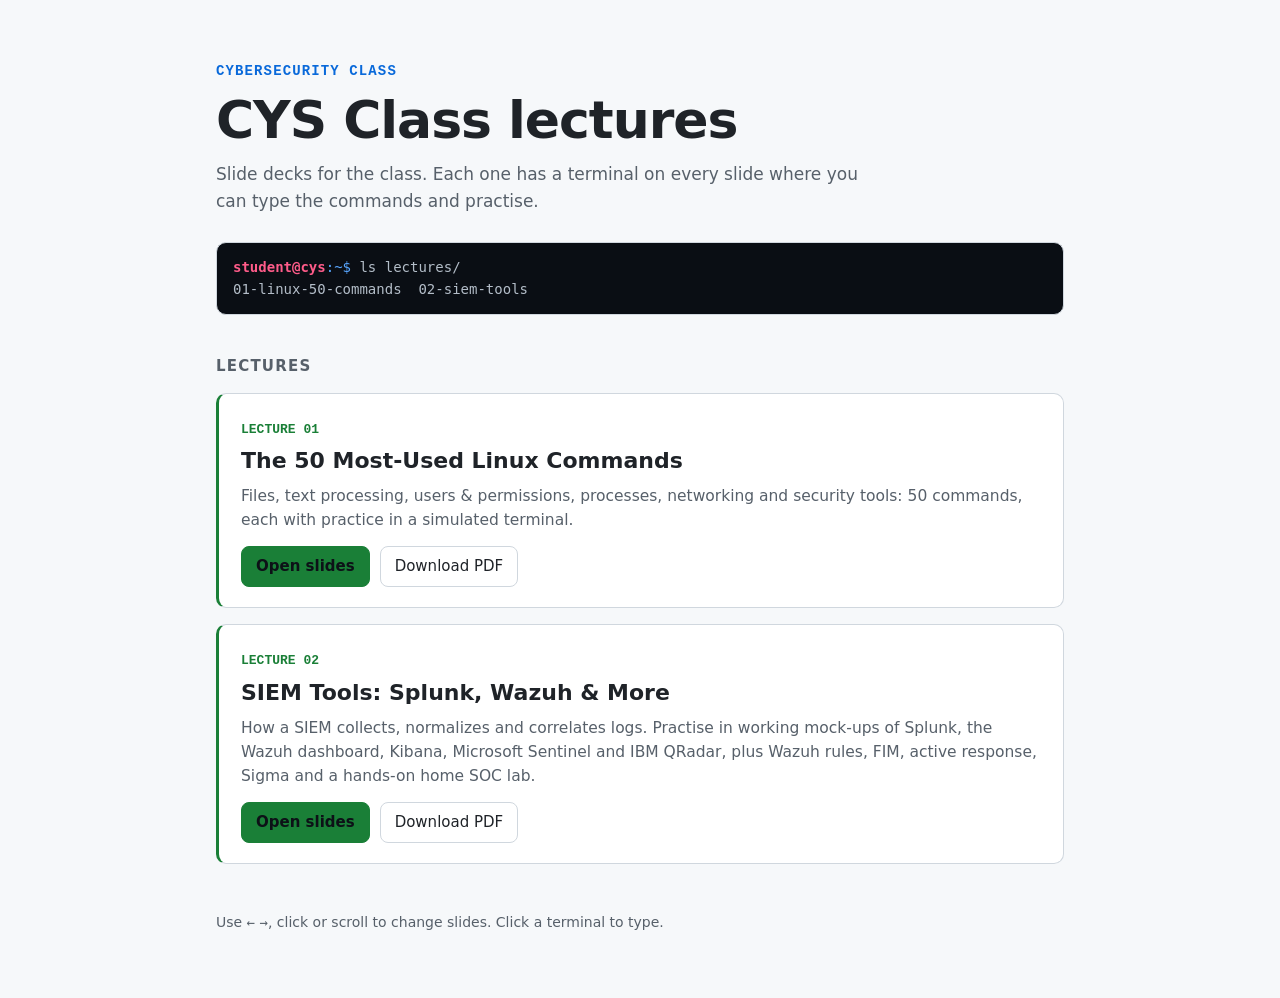
<file: index.html>
<!doctype html>
<html lang="en">
<head>
<meta charset="utf-8">
<meta name="viewport" content="width=device-width,initial-scale=1">
<title>CYS Class</title>
<meta name="description" content="Cybersecurity class lectures: interactive slide decks with terminal practice.">
<style>
:root { --bg:#0d1117; --panel:#161b22; --line:#30363d; --fg:#e6edf3; --mut:#9da7b3; --green:#7ee787; --blue:#58a6ff; }
@media (prefers-color-scheme: light) {
  :root:not([data-theme="dark"]) { --bg:#f6f8fa; --panel:#ffffff; --line:#d0d7de; --fg:#1f2328; --mut:#57606a; --green:#1a7f37; --blue:#0969da; }
}
* { box-sizing: border-box; margin: 0; padding: 0; }
body { background: var(--bg); color: var(--fg); font: 17px/1.55 "Noto Sans", system-ui, sans-serif; }
main { max-width: 880px; margin: 0 auto; padding: 64px 16px; }
code, .mono { font-family: "Fira Code", "DejaVu Sans Mono", ui-monospace, monospace; }
.kicker { color: var(--blue); font: 600 14px/1 "Fira Code", ui-monospace, monospace; letter-spacing: .08em; text-transform: uppercase; }
h1 { font-size: clamp(34px, 6vw, 52px); line-height: 1.1; margin: 14px 0 12px; letter-spacing: -.02em; }
.lead { color: var(--mut); max-width: 60ch; }
.prompt { margin: 28px 0 40px; background: #0a0e14; color: #b3bdc8; border: 1px solid var(--line); border-radius: 10px; padding: 14px 16px; font-size: 14px; overflow-x: auto; }
.prompt b { color: #ff5c8a; } .prompt i { color: #58a6ff; font-style: normal; }
h2 { font-size: 15px; color: var(--mut); text-transform: uppercase; letter-spacing: .08em; margin-bottom: 14px; }
ol { list-style: none; display: grid; gap: 16px; }
.card { background: var(--panel); border: 1px solid var(--line); border-left: 3px solid var(--green); border-radius: 10px; padding: 20px 22px; }
.card .num { color: var(--green); font: 600 13px "Fira Code", ui-monospace, monospace; }
.card h3 { font-size: 22px; margin: 4px 0 6px; }
.card p { color: var(--mut); font-size: 15.5px; }
.links { display: flex; flex-wrap: wrap; gap: 10px; margin-top: 14px; }
.links a { display: inline-flex; align-items: center; min-height: 40px; padding: 8px 14px; border-radius: 8px; border: 1px solid var(--line); color: var(--fg); text-decoration: none; font-size: 15px; }
.links a.primary { background: var(--green); border-color: var(--green); color: #0d1117; font-weight: 600; }
.links a:hover { border-color: var(--green); }
a:focus-visible { outline: 2px solid var(--blue); outline-offset: 2px; }
footer { margin-top: 48px; color: var(--mut); font-size: 14px; }
</style>
</head>
<body>
<main>
  <p class="kicker">Cybersecurity class</p>
  <h1>CYS Class lectures</h1>
  <p class="lead">Slide decks for the class. Each one has a terminal on every slide where you can type the commands and practise.</p>
  <pre class="prompt mono"><b>student@cys</b><i>:~$</i> ls lectures/
01-linux-50-commands  02-siem-tools</pre>

  <h2>Lectures</h2>
  <ol>
    <li class="card">
      <span class="num">LECTURE 01</span>
      <h3>The 50 Most-Used Linux Commands</h3>
      <p>Files, text processing, users &amp; permissions, processes, networking and security tools: 50 commands, each with practice in a simulated terminal.</p>
      <div class="links">
        <a class="primary" href="linux-50-commands/">Open slides</a>
        <a href="linux-50-commands/linux-50-commands.pdf" download>Download PDF</a>
      </div>
    </li>
    <li class="card">
      <span class="num">LECTURE 02</span>
      <h3>SIEM Tools: Splunk, Wazuh &amp; More</h3>
      <p>How a SIEM collects, normalizes and correlates logs. Practise in working mock-ups of Splunk, the Wazuh dashboard, Kibana, Microsoft Sentinel and IBM QRadar, plus Wazuh rules, FIM, active response, Sigma and a hands-on home SOC lab.</p>
      <div class="links">
        <a class="primary" href="siem-tools/">Open slides</a>
        <a href="siem-tools/siem-tools.pdf" download>Download PDF</a>
      </div>
    </li>
  </ol>

  <footer>Use <code>←</code> <code>→</code>, click or scroll to change slides. Click a terminal to type.</footer>
</main>
</body>
</html>
</file>
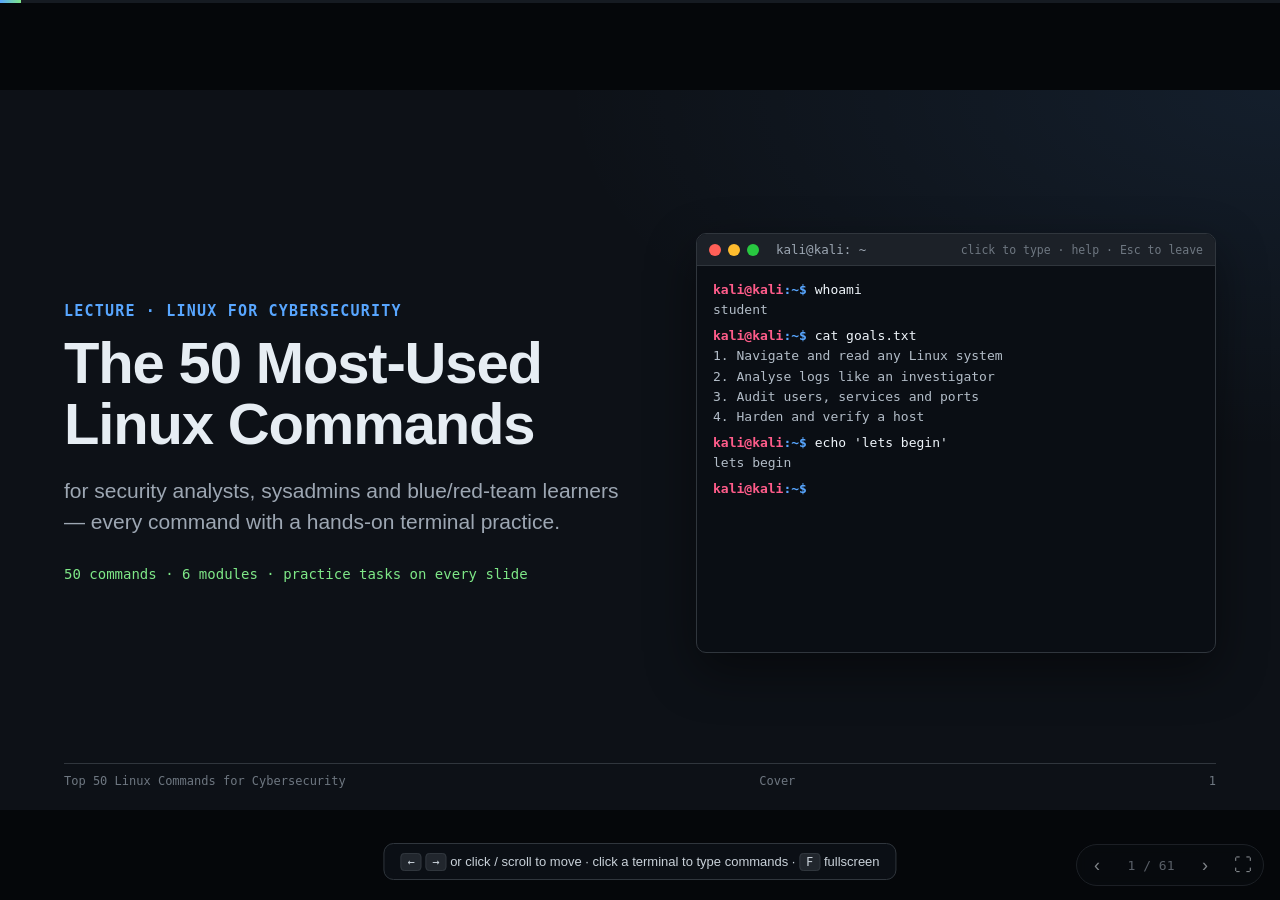
<file: linux-50-commands/index.html>
<!doctype html><html lang="en"><head><meta charset="utf-8"><meta name="viewport" content="width=device-width,initial-scale=1">
<title>Top 50 Linux Commands</title><style>
@page { size: 1280px 720px; margin: 0; }
:root { --bg:#0d1117; --panel:#161b22; --line:#30363d; --fg:#e6edf3; --mut:#9da7b3; --term:#0a0e14; --green:#7ee787; --blue:#58a6ff; }
* { box-sizing: border-box; margin: 0; padding: 0; }
html, body { background: #05070a; color: var(--fg); font-family: "Noto Sans", "Cantarell", sans-serif; -webkit-print-color-adjust: exact; print-color-adjust: exact; }
code, .mono, .term { font-family: "Fira Code", "Hack", "DejaVu Sans Mono", monospace; }
.slide { width: 1280px; height: 720px; position: relative; overflow: hidden; padding: 56px 64px 70px;
  background: radial-gradient(1200px 600px at 100% 0%, color-mix(in srgb, var(--c, #58a6ff) 9%, transparent), transparent 60%), var(--bg);
  margin: 0 auto 24px; break-after: page; page-break-after: always; }
@media print { .slide { margin: 0; } body { background: var(--bg); } }
.kicker { color: var(--c, var(--blue)); font: 600 15px/1 "Fira Code", monospace; letter-spacing: .08em; text-transform: uppercase; margin-bottom: 14px; }
h1 { font-size: 58px; line-height: 1.05; letter-spacing: -.02em; }
h2 { font-size: 40px; line-height: 1.1; margin-bottom: 22px; }
.sub { color: var(--mut); font-size: 21px; line-height: 1.5; margin-top: 20px; max-width: 560px; }
.meta { margin-top: 28px; color: var(--green); font: 14px "Fira Code", monospace; }
code { background: #1f2630; padding: 1px 6px; border-radius: 4px; font-size: .9em; color: #c9d1d9; }
footer { position: absolute; left: 64px; right: 64px; bottom: 22px; display: flex; justify-content: space-between; color: #6e7781; font: 12px "Fira Code", monospace; border-top: 1px solid var(--line); padding-top: 10px; }

.cover { display: grid; grid-template-columns: 1fr 520px; gap: 48px; align-items: center; }
.cover .term { height: 420px; }
.two { display: grid; grid-template-columns: 1fr 500px; gap: 40px; align-items: start; }
.big { font-size: 18px; line-height: 1.55; padding-left: 22px; color: #c9d1d9; }
.big li { margin-bottom: 12px; } .big b { color: var(--fg); }
.agrid { display: grid; grid-template-columns: repeat(3, 1fr); gap: 18px; }
.ag { background: var(--panel); border: 1px solid var(--line); border-top: 3px solid var(--c); border-radius: 10px; padding: 16px 18px; min-height: 230px; }
.ag h3 { font-size: 19px; margin-bottom: 10px; } .ag small { color: var(--c); font-family: "Fira Code", monospace; margin-left: 6px; }
.ag p { line-height: 2; font-size: 14px; }
.divider { display: flex; flex-direction: column; justify-content: center; }
.divider h1 { font-size: 76px; color: var(--c); }
.divider .sub { max-width: 900px; line-height: 2.1; }

.cmd { display: grid; grid-template-columns: 470px 1fr; gap: 36px; }
.cmd h2 { font-size: 54px; color: var(--c); margin-bottom: 10px; }
.num { color: var(--fg); background: color-mix(in srgb, var(--c) 22%, transparent); padding: 3px 8px; border-radius: 4px; margin-right: 8px; }
.desc { font-size: 18px; line-height: 1.45; color: #c9d1d9; margin-bottom: 14px; }
.syn code { font-size: 15px; color: var(--green); background: var(--term); border: 1px solid var(--line); padding: 6px 10px; display: inline-block; }
.flags { margin-top: 14px; border-collapse: collapse; width: 100%; font-size: 14px; }
.flags td { padding: 5px 8px 5px 0; border-bottom: 1px solid #21262d; vertical-align: top; color: #c9d1d9; }
.flags td:first-child { white-space: nowrap; width: 1%; padding-right: 14px; }
.flags code { color: var(--c); }
.use { margin-top: 16px; background: var(--panel); border-left: 3px solid var(--c); border-radius: 6px; padding: 10px 14px; font-size: 14.5px; line-height: 1.45; }
.use b { color: var(--c); font-size: 12px; text-transform: uppercase; letter-spacing: .08em; }
.use p { color: #c9d1d9; margin-top: 4px; }
.right { display: flex; flex-direction: column; gap: 14px; min-width: 0; }
.right .term { flex: 1; }
.task { background: color-mix(in srgb, var(--green) 9%, var(--panel)); border: 1px dashed color-mix(in srgb, var(--green) 50%, transparent); border-radius: 8px; padding: 12px 16px; font-size: 15px; line-height: 1.45; color: #d1d9e0; }
.task b { color: var(--green); font-family: "Fira Code", monospace; margin-right: 6px; }

.term { background: var(--term); border: 1px solid var(--line); border-radius: 10px; overflow: hidden; box-shadow: 0 18px 50px rgba(0,0,0,.45); display: flex; flex-direction: column; min-width: 0; }
.bar { background: #1c2128; height: 32px; display: flex; align-items: center; gap: 7px; padding: 0 12px; border-bottom: 1px solid var(--line); flex: none; }
.bar i { width: 12px; height: 12px; border-radius: 50%; background: #ff5f57; } .bar i:nth-child(2) { background: #febc2e; } .bar i:nth-child(3) { background: #28c840; }
.bar span { margin-left: 10px; color: var(--mut); font-size: 12.5px; }
.screen { padding: 14px 16px; font-size: 13px; line-height: 1.55; color: #b3bdc8; white-space: pre-wrap; word-break: break-all; overflow: hidden; }
.ln + .ln:has(.pr) { margin-top: 6px; }
.pr { color: #ff5c8a; font-weight: 600; } .pc { color: var(--blue); font-weight: 600; }
.cm { color: #f0f6fc; } .co { color: #6a9955; font-style: italic; }
.cur { display: inline-block; width: 8px; height: 15px; background: var(--green); vertical-align: -3px; }

/* ---------- Presentation mode (added by deck.js; print and no-JS keep the stacked layout) ---------- */
.sim-in, .deck-ui, .progress, .chips, .bar .hint, .toast { display: none; }
@media screen {
  html.deck, html.deck body { height: 100%; overflow: hidden; background: #05070a; }
  html.deck .stage { position: fixed; left: 50%; top: 50%; width: 1280px; height: 720px;
    transform: translate(-50%, -50%) scale(var(--s, 1)); transform-origin: center; }
  /* overflow: clip (not hidden) so focusing the terminal input can never scroll the slide itself */
  html.deck .slide { position: absolute; inset: 0; margin: 0; visibility: hidden; will-change: transform, opacity; overflow: clip; }
  /* Pin terminal heights so typed output scrolls inside the screen instead of growing the slide */
  html.deck .cmd { grid-template-rows: minmax(0, 1fr); }
  html.deck .right, html.deck .right .term { min-height: 0; }
  html.deck .two .term { height: 470px; }
  html.deck .slide.on { visibility: visible; z-index: 2; }
  html.deck .slide.out { visibility: visible; z-index: 1; pointer-events: none; }

  /* Terminal becomes interactive */
  html.deck .screen { flex: 1; min-height: 0; overflow-y: auto; scrollbar-width: thin; scrollbar-color: #30363d transparent; cursor: text; }
  html.deck .ln.live { display: flex; align-items: baseline; gap: 0; }
  html.deck .ln.live .pc { margin-right: .6ch; }
  html.deck .ln.live .cur { display: none; }
  html.deck .sim-in { display: block; flex: 1; min-width: 0; background: transparent; border: 0; outline: 0; padding: 0;
    color: #f0f6fc; font: inherit; caret-color: var(--green); }
  html.deck .term:focus-within { border-color: color-mix(in srgb, var(--green) 60%, var(--line)); box-shadow: 0 0 0 2px color-mix(in srgb, var(--green) 35%, transparent), 0 18px 50px rgba(0,0,0,.45); }
  html.deck .bar .hint { display: inline; margin-left: auto; color: #6e7781; font-size: 11.5px; font-style: normal; }
  html.deck .term:focus-within .bar .hint { color: var(--green); }
  .ln.err { color: #ff7b72; } .ln.tip { color: #e3b341; }

  /* "Try" buttons that type a command into the simulator */
  html.deck .chips { display: flex; gap: 8px; margin-top: 10px; overflow: hidden; }
  html.deck .chips button { flex: 0 1 auto; min-width: 0; min-height: 28px; max-width: 100%; overflow: hidden; text-overflow: ellipsis; white-space: nowrap;
    font: 12.5px "Fira Code", monospace; color: #c9d1d9; background: #0a0e14; border: 1px solid #30363d; border-radius: 6px; padding: 4px 10px; cursor: pointer; }
  html.deck .chips button:hover { border-color: var(--green); color: var(--green); }
  html.deck .chips button::before { content: "▶ "; color: var(--green); }

  /* Controls, kept outside the scaled stage so they stay readable */
  html.deck .deck-ui { display: flex; position: fixed; right: 16px; bottom: 14px; z-index: 10; align-items: center; gap: 6px;
    background: rgba(13,17,23,.82); border: 1px solid #30363d; border-radius: 999px; padding: 4px; backdrop-filter: blur(6px);
    font: 13px "Fira Code", monospace; color: #9da7b3; opacity: .55; transition: opacity .2s; }
  html.deck .deck-ui:hover, html.deck .deck-ui:focus-within { opacity: 1; }
  html.deck .deck-ui button { width: 32px; height: 32px; border-radius: 50%; border: 0; background: transparent; color: #e6edf3; font-size: 18px; cursor: pointer; }
  html.deck .deck-ui button:hover { background: #21262d; }
  html.deck .deck-ui span { min-width: 64px; text-align: center; }
  html.deck .progress { display: block; position: fixed; inset: 0 0 auto 0; height: 3px; z-index: 10; background: #161b22; }
  html.deck .progress i { display: block; height: 100%; width: 0; background: linear-gradient(90deg, #58a6ff, #7ee787); transition: width .5s cubic-bezier(.16,1,.3,1); }
  html.deck .toast { display: block; position: fixed; left: 50%; bottom: 20px; transform: translateX(-50%); z-index: 11;
    background: rgba(13,17,23,.92); border: 1px solid #30363d; border-radius: 10px; padding: 10px 16px; color: #c9d1d9;
    font: 13px "Noto Sans", sans-serif; transition: opacity .6s; max-width: calc(100vw - 32px); text-align: center; }
  html.deck .toast.gone { opacity: 0; pointer-events: none; }
  html.deck .toast kbd { font: 12px "Fira Code", monospace; background: #21262d; border: 1px solid #30363d; border-radius: 4px; padding: 1px 6px; }
  html.deck :focus-visible { outline: 2px solid #7ee787; outline-offset: 2px; }
}
@media (prefers-reduced-motion: reduce) { html.deck .progress i, html.deck .toast { transition: none; } }
/* Console mock-ups: loading state while a "search" runs */
@media screen {
  html.deck .app .app-res { overflow: auto; scrollbar-width: thin; }
  html.deck .app-in { cursor: text; }
  html.deck .app-in:focus { outline: 2px solid #7ee787; outline-offset: 1px; }
  .app { position: relative; }
  .app.loading .app-res { opacity: .35; transition: opacity .15s; }
  .app.loading::after { content: ""; position: absolute; left: 0; right: 0; top: var(--load-top, 0); height: 3px;
    background: linear-gradient(90deg, transparent, var(--app-accent, #58a6ff), transparent); background-size: 40% 100%; background-repeat: no-repeat;
    animation: app-load .6s linear infinite; }
  @keyframes app-load { from { background-position: -40% 0; } to { background-position: 140% 0; } }
  .app-empty { padding: 16px; font-size: 13px; }
  .app-empty p { margin-bottom: 8px; }
  .app-empty button { display: block; max-width: 100%; margin: 6px 0; padding: 6px 10px; text-align: left; cursor: pointer; border-radius: 4px;
    font: 12px "Fira Code", monospace; border: 1px solid currentColor; background: transparent; color: inherit; overflow: hidden; text-overflow: ellipsis; white-space: nowrap; }
}
@media (prefers-reduced-motion: reduce) { .app.loading::after { animation: none; } }

/* Last in the cascade on purpose: a later `font:` shorthand would turn ligatures back on, and
   ligatures show ">=" and "==" as single glyphs that students cannot type. */
html code, html .mono, html .term, html .term *, html .app-in { font-variant-ligatures: none !important; font-feature-settings: "liga" 0, "calt" 0 !important; }
</style></head><body>
<section class="slide cover">
<div class="cv-left"><p class="kicker">Lecture · Linux for Cybersecurity</p>
<h1>The 50 Most-Used<br>Linux Commands</h1>
<p class="sub">for security analysts, sysadmins and blue/red-team learners — every command with a hands-on terminal practice.</p>
<p class="meta">50 commands · 6 modules · practice tasks on every slide</p></div>
<div class="term" data-sim="0"><div class="bar"><i></i><i></i><i></i><span>kali@kali: ~</span></div>
<div class="screen"><div class="ln"><span class="pr">kali@kali</span><span class="pc">:~$</span> <span class="cm">whoami</span></div><div class="ln">student</div><div class="ln"><span class="pr">kali@kali</span><span class="pc">:~$</span> <span class="cm">cat goals.txt</span></div><div class="ln">1. Navigate and read any Linux system</div><div class="ln">2. Analyse logs like an investigator</div><div class="ln">3. Audit users, services and ports</div><div class="ln">4. Harden and verify a host</div><div class="ln"><span class="pr">kali@kali</span><span class="pc">:~$</span> <span class="cm">echo &#x27;lets begin&#x27;</span></div><div class="ln">lets begin</div><div class="ln live"><span class="pr">kali@kali</span><span class="pc">:~$</span> <span class="cur"></span></div></div></div>
<footer><span>Top 50 Linux Commands for Cybersecurity</span><span>Cover</span><span>1</span></footer></section>
<section class="slide">
<p class="kicker">Before we start</p><h2>Your lab & the rules</h2>
<div class="two"><div><ul class="big">
<li><b>Practise on systems you own</b> — a Kali VM plus one or two target VMs on a host-only network (e.g. 192.168.56.0/24).</li>
<li><b>Scanning or testing other people's systems without written permission is illegal</b> in most countries. scanme.nmap.org is one host that explicitly allows light scanning.</li>
<li><b>Take snapshots</b> before you experiment, so you can always roll back.</li>
<li>Output in these slides is <b>example output</b> from a lab: your numbers will differ.</li></ul></div>
<div class="term" data-sim="1"><div class="bar"><i></i><i></i><i></i><span>lab setup</span></div>
<div class="screen"><div class="ln co"># typical lab layout</div><div class="ln"><span class="pr">kali@kali</span><span class="pc">:~$</span> <span class="cm">ip -br a</span></div><div class="ln">eth0  UP  192.168.56.101/24   # Kali</div><div class="ln co"># target VM: 192.168.56.10 (lab-web)</div><div class="ln"><span class="pr">kali@kali</span><span class="pc">:~$</span> <span class="cm">ping -c 1 192.168.56.10</span></div><div class="ln">64 bytes from 192.168.56.10: ttl=64 time=0.4 ms</div><div class="ln co"># ready.</div><div class="ln live"><span class="pr">kali@kali</span><span class="pc">:~$</span> <span class="cur"></span></div></div></div></div>
<footer><span>Top 50 Linux Commands for Cybersecurity</span><span>Lab &amp; ethics</span><span>2</span></footer></section>
<section class="slide"><p class="kicker">Agenda</p><h2>Six modules, fifty commands</h2><div class="agrid"><div class="ag" style="--c:#58a6ff"><h3>Files &amp; Navigation <small>9</small></h3><p><code>pwd</code> · <code>ls</code> · <code>cd</code> · <code>cat</code> · <code>cp</code> · <code>mv</code> · <code>rm</code> · <code>find</code> · <code>file</code></p></div><div class="ag" style="--c:#d2a8ff"><h3>Text Processing <small>10</small></h3><p><code>grep</code> · <code>awk</code> · <code>sed</code> · <code>cut</code> · <code>sort</code> · <code>uniq</code> · <code>wc</code> · <code>tail</code> · <code>strings</code> · <code>xxd</code></p></div><div class="ag" style="--c:#ffa657"><h3>Users &amp; Permissions <small>6</small></h3><p><code>whoami</code> · <code>id</code> · <code>sudo</code> · <code>su</code> · <code>chmod</code> · <code>chown</code></p></div><div class="ag" style="--c:#7ee787"><h3>Processes &amp; System <small>8</small></h3><p><code>ps</code> · <code>top</code> · <code>kill</code> · <code>lsof</code> · <code>uname</code> · <code>systemctl</code> · <code>journalctl</code> · <code>crontab</code></p></div><div class="ag" style="--c:#79c0ff"><h3>Networking <small>12</small></h3><p><code>ip</code> · <code>ss</code> · <code>ping</code> · <code>traceroute</code> · <code>dig</code> · <code>curl</code> · <code>wget</code> · <code>nc</code> · <code>ssh</code> · <code>scp</code> · <code>nmap</code> · <code>tcpdump</code></p></div><div class="ag" style="--c:#ff7b72"><h3>Security &amp; Archives <small>5</small></h3><p><code>iptables</code> · <code>tar</code> · <code>base64</code> · <code>sha256sum</code> · <code>openssl</code></p></div></div><footer><span>Top 50 Linux Commands for Cybersecurity</span><span>Agenda</span><span>3</span></footer></section>
<section class="slide divider" style="--c:#58a6ff"><p class="kicker">Module 1 of 6</p>
<h1>Files &amp; Navigation</h1><p class="sub"><code>pwd</code> <code>ls</code> <code>cd</code> <code>cat</code> <code>cp</code> <code>mv</code> <code>rm</code> <code>find</code> <code>file</code></p><footer><span>Top 50 Linux Commands for Cybersecurity</span><span>Module 1</span><span>4</span></footer></section>
<section class="slide cmd" style="--c:#58a6ff">
<div class="left"><p class="kicker"><span class="num">01/50</span> Files &amp; Navigation</p>
<h2 class="mono">pwd</h2><p class="desc">Prints the full path of the directory you are currently in.</p>
<p class="syn"><code>pwd [-P]</code></p>
<table class="flags"><tr><td><code>-P</code></td><td>show the physical path (resolve symlinks)</td></tr><tr><td><code>-L</code></td><td>show the logical path (default)</td></tr></table>
<div class="use"><b>Security use</b><p>Always confirm where you are before running commands that change or delete files during an investigation.</p></div></div>
<div class="right"><div class="term" data-sim="2"><div class="bar"><i></i><i></i><i></i><span>kali@kali: ~</span></div>
<div class="screen"><div class="ln"><span class="pr">kali@kali</span><span class="pc">:~$</span> <span class="cm">pwd</span></div><div class="ln">/home/kali</div><div class="ln"><span class="pr">kali@kali</span><span class="pc">:~$</span> <span class="cm">cd /var/log &amp;&amp; pwd</span></div><div class="ln">/var/log</div><div class="ln"><span class="pr">kali@kali</span><span class="pc">:~$</span> <span class="cm">cd /tmp/link-to-logs &amp;&amp; pwd -P</span></div><div class="ln">/var/log</div><div class="ln live"><span class="pr">kali@kali</span><span class="pc">:~$</span> <span class="cur"></span></div></div></div>
<div class="task"><b>▶ Practice</b> Make a symlink to /etc in your home folder, cd into it, and compare pwd with pwd -P.</div></div>
<footer><span>Top 50 Linux Commands for Cybersecurity</span><span>pwd</span><span>5</span></footer></section>
<section class="slide cmd" style="--c:#58a6ff">
<div class="left"><p class="kicker"><span class="num">02/50</span> Files &amp; Navigation</p>
<h2 class="mono">ls</h2><p class="desc">Lists directory contents, including hidden files and permissions.</p>
<p class="syn"><code>ls [options] [path]</code></p>
<table class="flags"><tr><td><code>-l</code></td><td>long format: permissions, owner, size, date</td></tr><tr><td><code>-a</code></td><td>include hidden (dot) files</td></tr><tr><td><code>-h</code></td><td>human-readable sizes</td></tr><tr><td><code>-t</code></td><td>sort by modification time</td></tr></table>
<div class="use"><b>Security use</b><p>Hidden files and odd permissions are often the first clue when auditing a home folder or web root.</p></div></div>
<div class="right"><div class="term" data-sim="3"><div class="bar"><i></i><i></i><i></i><span>kali@kali: ~</span></div>
<div class="screen"><div class="ln"><span class="pr">kali@kali</span><span class="pc">:~$</span> <span class="cm">ls -lah ~</span></div><div class="ln">drwx------ 18 kali kali 4.0K Oct 24 09:12 .</div><div class="ln">-rw-------  1 kali kali 8.2K Oct 24 09:10 .bash_history</div><div class="ln">drwx------  2 kali kali 4.0K Oct 20 14:01 .ssh</div><div class="ln">-rw-r--r--  1 kali kali  220 Oct  1 10:00 .bashrc</div><div class="ln">drwxr-xr-x  2 kali kali 4.0K Oct 23 18:44 Desktop</div><div class="ln"><span class="pr">kali@kali</span><span class="pc">:~$</span> <span class="cm">ls -lt /var/log | head -3</span></div><div class="ln">total 2140</div><div class="ln">-rw-r-----  1 root adm   412K Oct 24 09:12 auth.log</div><div class="ln">-rw-r-----  1 root adm   1.1M Oct 24 09:12 syslog</div><div class="ln live"><span class="pr">kali@kali</span><span class="pc">:~$</span> <span class="cur"></span></div></div></div>
<div class="task"><b>▶ Practice</b> List /etc sorted by modification time. Which config file changed most recently?</div></div>
<footer><span>Top 50 Linux Commands for Cybersecurity</span><span>ls</span><span>6</span></footer></section>
<section class="slide cmd" style="--c:#58a6ff">
<div class="left"><p class="kicker"><span class="num">03/50</span> Files &amp; Navigation</p>
<h2 class="mono">cd</h2><p class="desc">Changes the current working directory.</p>
<p class="syn"><code>cd [directory]</code></p>
<table class="flags"><tr><td><code>cd ~</code></td><td>go to your home directory</td></tr><tr><td><code>cd -</code></td><td>jump back to the previous directory</td></tr><tr><td><code>cd ..</code></td><td>go up one level</td></tr><tr><td><code>cd /</code></td><td>go to the filesystem root</td></tr></table>
<div class="use"><b>Security use</b><p>Moving quickly between /var/log, /etc and /tmp is the backbone of every triage session.</p></div></div>
<div class="right"><div class="term" data-sim="4"><div class="bar"><i></i><i></i><i></i><span>kali@kali: ~</span></div>
<div class="screen"><div class="ln"><span class="pr">kali@kali</span><span class="pc">:~$</span> <span class="cm">cd /etc/ssh</span></div><div class="ln"><span class="pr">kali@kali</span><span class="pc">:~$</span> <span class="cm">pwd</span></div><div class="ln">/etc/ssh</div><div class="ln"><span class="pr">kali@kali</span><span class="pc">:~$</span> <span class="cm">cd -</span></div><div class="ln">/home/kali</div><div class="ln"><span class="pr">kali@kali</span><span class="pc">:~$</span> <span class="cm">cd ../..</span></div><div class="ln"><span class="pr">kali@kali</span><span class="pc">:~$</span> <span class="cm">pwd</span></div><div class="ln">/</div><div class="ln live"><span class="pr">kali@kali</span><span class="pc">:~$</span> <span class="cur"></span></div></div></div>
<div class="task"><b>▶ Practice</b> From your home folder, reach /var/log/apt using one absolute and one relative path.</div></div>
<footer><span>Top 50 Linux Commands for Cybersecurity</span><span>cd</span><span>7</span></footer></section>
<section class="slide cmd" style="--c:#58a6ff">
<div class="left"><p class="kicker"><span class="num">04/50</span> Files &amp; Navigation</p>
<h2 class="mono">cat</h2><p class="desc">Concatenates files and prints them to the terminal.</p>
<p class="syn"><code>cat [options] file...</code></p>
<table class="flags"><tr><td><code>-n</code></td><td>number every line</td></tr><tr><td><code>-A</code></td><td>show hidden characters (tabs, line ends)</td></tr><tr><td><code>-s</code></td><td>squeeze repeated blank lines</td></tr></table>
<div class="use"><b>Security use</b><p>Quickly read configs such as /etc/passwd or /etc/hosts, and reveal hidden characters with -A.</p></div></div>
<div class="right"><div class="term" data-sim="5"><div class="bar"><i></i><i></i><i></i><span>kali@kali: ~</span></div>
<div class="screen"><div class="ln"><span class="pr">kali@kali</span><span class="pc">:~$</span> <span class="cm">cat /etc/hosts</span></div><div class="ln">127.0.0.1   localhost</div><div class="ln">127.0.1.1   kali</div><div class="ln">192.168.56.10 lab-web.local</div><div class="ln"><span class="pr">kali@kali</span><span class="pc">:~$</span> <span class="cm">cat -n /etc/passwd | tail -3</span></div><div class="ln">  46  kali:x:1000:1000:Kali,,,:/home/kali:/usr/bin/zsh</div><div class="ln">  47  postgres:x:122:130::/var/lib/postgresql:/bin/bash</div><div class="ln">  48  analyst:x:1001:1001::/home/analyst:/bin/bash</div><div class="ln live"><span class="pr">kali@kali</span><span class="pc">:~$</span> <span class="cur"></span></div></div></div>
<div class="task"><b>▶ Practice</b> Use cat -n on /etc/passwd. How many accounts have a real login shell?</div></div>
<footer><span>Top 50 Linux Commands for Cybersecurity</span><span>cat</span><span>8</span></footer></section>
<section class="slide cmd" style="--c:#58a6ff">
<div class="left"><p class="kicker"><span class="num">05/50</span> Files &amp; Navigation</p>
<h2 class="mono">cp</h2><p class="desc">Copies files and directories.</p>
<p class="syn"><code>cp [options] source dest</code></p>
<table class="flags"><tr><td><code>-r</code></td><td>copy directories recursively</td></tr><tr><td><code>-p</code></td><td>preserve mode, owner and timestamps</td></tr><tr><td><code>-a</code></td><td>archive mode (recursive + preserve)</td></tr><tr><td><code>-i</code></td><td>ask before overwriting</td></tr></table>
<div class="use"><b>Security use</b><p>Preserve evidence: copy logs with -a so timestamps and ownership stay intact for analysis.</p></div></div>
<div class="right"><div class="term" data-sim="6"><div class="bar"><i></i><i></i><i></i><span>kali@kali: ~</span></div>
<div class="screen"><div class="ln"><span class="pr">kali@kali</span><span class="pc">:~$</span> <span class="cm">mkdir -p ~/case01</span></div><div class="ln"><span class="pr">kali@kali</span><span class="pc">:~$</span> <span class="cm">sudo cp -a /var/log/auth.log ~/case01/</span></div><div class="ln"><span class="pr">kali@kali</span><span class="pc">:~$</span> <span class="cm">ls -l ~/case01</span></div><div class="ln">-rw-r----- 1 root adm 412K Oct 24 09:12 auth.log</div><div class="ln co"># timestamp preserved from the original</div><div class="ln live"><span class="pr">kali@kali</span><span class="pc">:~$</span> <span class="cur"></span></div></div></div>
<div class="task"><b>▶ Practice</b> Copy /etc/ssh/sshd_config with and without -p and compare the timestamps with ls -l.</div></div>
<footer><span>Top 50 Linux Commands for Cybersecurity</span><span>cp</span><span>9</span></footer></section>
<section class="slide cmd" style="--c:#58a6ff">
<div class="left"><p class="kicker"><span class="num">06/50</span> Files &amp; Navigation</p>
<h2 class="mono">mv</h2><p class="desc">Moves or renames files and directories.</p>
<p class="syn"><code>mv [options] source dest</code></p>
<table class="flags"><tr><td><code>-i</code></td><td>prompt before overwrite</td></tr><tr><td><code>-n</code></td><td>never overwrite</td></tr><tr><td><code>-v</code></td><td>verbose: show what was moved</td></tr></table>
<div class="use"><b>Security use</b><p>Quarantine a suspicious file by moving it into an isolated folder instead of deleting it.</p></div></div>
<div class="right"><div class="term" data-sim="7"><div class="bar"><i></i><i></i><i></i><span>kali@kali: ~</span></div>
<div class="screen"><div class="ln"><span class="pr">kali@kali</span><span class="pc">:~$</span> <span class="cm">mkdir -p ~/quarantine</span></div><div class="ln"><span class="pr">kali@kali</span><span class="pc">:~$</span> <span class="cm">mv -v ~/Downloads/invoice.pdf.sh ~/quarantine/</span></div><div class="ln">renamed &#x27;/home/kali/Downloads/invoice.pdf.sh&#x27; -&gt; &#x27;/home/kali/quarantine/invoice.pdf.sh&#x27;</div><div class="ln"><span class="pr">kali@kali</span><span class="pc">:~$</span> <span class="cm">chmod 000 ~/quarantine/invoice.pdf.sh</span></div><div class="ln live"><span class="pr">kali@kali</span><span class="pc">:~$</span> <span class="cur"></span></div></div></div>
<div class="task"><b>▶ Practice</b> Create a test file, rename it with mv -v, then move it into a new folder.</div></div>
<footer><span>Top 50 Linux Commands for Cybersecurity</span><span>mv</span><span>10</span></footer></section>
<section class="slide cmd" style="--c:#58a6ff">
<div class="left"><p class="kicker"><span class="num">07/50</span> Files &amp; Navigation</p>
<h2 class="mono">rm</h2><p class="desc">Removes files or directories. There is no recycle bin.</p>
<p class="syn"><code>rm [options] file...</code></p>
<table class="flags"><tr><td><code>-i</code></td><td>ask before every removal</td></tr><tr><td><code>-r</code></td><td>remove directories recursively</td></tr><tr><td><code>-f</code></td><td>force, ignore missing files</td></tr><tr><td><code>-v</code></td><td>verbose</td></tr></table>
<div class="use"><b>Security use</b><p>Clean up lab artifacts safely. Double-check paths: rm -rf on the wrong path is unrecoverable.</p></div></div>
<div class="right"><div class="term" data-sim="8"><div class="bar"><i></i><i></i><i></i><span>kali@kali: ~</span></div>
<div class="screen"><div class="ln"><span class="pr">kali@kali</span><span class="pc">:~$</span> <span class="cm">ls ~/lab-tmp</span></div><div class="ln">notes.txt  scan-old.xml  test.log</div><div class="ln"><span class="pr">kali@kali</span><span class="pc">:~$</span> <span class="cm">rm -iv ~/lab-tmp/*.log</span></div><div class="ln">rm: remove regular file &#x27;test.log&#x27;? y</div><div class="ln">removed &#x27;/home/kali/lab-tmp/test.log&#x27;</div><div class="ln live"><span class="pr">kali@kali</span><span class="pc">:~$</span> <span class="cur"></span></div></div></div>
<div class="task"><b>▶ Practice</b> Create three files in a test folder and remove only the .log files using rm -i.</div></div>
<footer><span>Top 50 Linux Commands for Cybersecurity</span><span>rm</span><span>11</span></footer></section>
<section class="slide cmd" style="--c:#58a6ff">
<div class="left"><p class="kicker"><span class="num">08/50</span> Files &amp; Navigation</p>
<h2 class="mono">find</h2><p class="desc">Searches the filesystem by name, type, size, owner, time or permission.</p>
<p class="syn"><code>find [path] [tests] [actions]</code></p>
<table class="flags"><tr><td><code>-name</code></td><td>match a filename pattern</td></tr><tr><td><code>-perm</code></td><td>match permissions (e.g. -4000 for SUID)</td></tr><tr><td><code>-mtime</code></td><td>modified N days ago</td></tr><tr><td><code>-user</code></td><td>owned by a user</td></tr></table>
<div class="use"><b>Security use</b><p>Auditors hunt for SUID binaries, world-writable files and recently changed files after an incident.</p></div></div>
<div class="right"><div class="term" data-sim="9"><div class="bar"><i></i><i></i><i></i><span>kali@kali: ~</span></div>
<div class="screen"><div class="ln"><span class="pr">kali@kali</span><span class="pc">:~$</span> <span class="cm">find / -perm -4000 -type f 2&gt;/dev/null | head -4</span></div><div class="ln">/usr/bin/passwd</div><div class="ln">/usr/bin/sudo</div><div class="ln">/usr/bin/mount</div><div class="ln">/usr/bin/su</div><div class="ln"><span class="pr">kali@kali</span><span class="pc">:~$</span> <span class="cm">find /etc -mtime -1 -type f 2&gt;/dev/null</span></div><div class="ln">/etc/hosts</div><div class="ln"><span class="pr">kali@kali</span><span class="pc">:~$</span> <span class="cm">find /tmp -perm -o+w -type f</span></div><div class="ln">/tmp/build.lock</div><div class="ln live"><span class="pr">kali@kali</span><span class="pc">:~$</span> <span class="cur"></span></div></div></div>
<div class="task"><b>▶ Practice</b> Find every file in /etc modified in the last 7 days, and every SUID file on your system.</div></div>
<footer><span>Top 50 Linux Commands for Cybersecurity</span><span>find</span><span>12</span></footer></section>
<section class="slide cmd" style="--c:#58a6ff">
<div class="left"><p class="kicker"><span class="num">09/50</span> Files &amp; Navigation</p>
<h2 class="mono">file</h2><p class="desc">Identifies a file&#x27;s real type by its content, not its extension.</p>
<p class="syn"><code>file [options] file...</code></p>
<table class="flags"><tr><td><code>-b</code></td><td>brief: omit the filename</td></tr><tr><td><code>-i</code></td><td>print the MIME type</td></tr><tr><td><code>-z</code></td><td>look inside compressed files</td></tr></table>
<div class="use"><b>Security use</b><p>Extensions lie. &#x27;photo.jpg&#x27; might really be an ELF executable or a script; file reveals it.</p></div></div>
<div class="right"><div class="term" data-sim="10"><div class="bar"><i></i><i></i><i></i><span>kali@kali: ~</span></div>
<div class="screen"><div class="ln"><span class="pr">kali@kali</span><span class="pc">:~$</span> <span class="cm">file photo.jpg report.pdf invoice.pdf.sh</span></div><div class="ln">photo.jpg:        JPEG image data, JFIF standard 1.01</div><div class="ln">report.pdf:       PDF document, version 1.7</div><div class="ln">invoice.pdf.sh:   Bourne-Again shell script, ASCII text executable</div><div class="ln"><span class="pr">kali@kali</span><span class="pc">:~$</span> <span class="cm">file -i /usr/bin/ls</span></div><div class="ln">/usr/bin/ls: application/x-pie-executable; charset=binary</div><div class="ln live"><span class="pr">kali@kali</span><span class="pc">:~$</span> <span class="cur"></span></div></div></div>
<div class="task"><b>▶ Practice</b> Rename a text file to image.png, then run file on it. What does it report?</div></div>
<footer><span>Top 50 Linux Commands for Cybersecurity</span><span>file</span><span>13</span></footer></section>
<section class="slide divider" style="--c:#d2a8ff"><p class="kicker">Module 2 of 6</p>
<h1>Text Processing</h1><p class="sub"><code>grep</code> <code>awk</code> <code>sed</code> <code>cut</code> <code>sort</code> <code>uniq</code> <code>wc</code> <code>tail</code> <code>strings</code> <code>xxd</code></p><footer><span>Top 50 Linux Commands for Cybersecurity</span><span>Module 2</span><span>14</span></footer></section>
<section class="slide cmd" style="--c:#d2a8ff">
<div class="left"><p class="kicker"><span class="num">10/50</span> Text Processing</p>
<h2 class="mono">grep</h2><p class="desc">Searches text for lines matching a pattern or regular expression.</p>
<p class="syn"><code>grep [options] pattern [file...]</code></p>
<table class="flags"><tr><td><code>-i</code></td><td>case-insensitive</td></tr><tr><td><code>-r</code></td><td>search directories recursively</td></tr><tr><td><code>-v</code></td><td>invert: show non-matching lines</td></tr><tr><td><code>-E</code></td><td>extended regex</td></tr><tr><td><code>-c</code></td><td>count matches</td></tr></table>
<div class="use"><b>Security use</b><p>The number one log-analysis tool: find failed logins, error codes or indicators of compromise.</p></div></div>
<div class="right"><div class="term" data-sim="11"><div class="bar"><i></i><i></i><i></i><span>kali@kali: ~</span></div>
<div class="screen"><div class="ln"><span class="pr">kali@kali</span><span class="pc">:~$</span> <span class="cm">sudo grep -c &#x27;Failed password&#x27; /var/log/auth.log</span></div><div class="ln">37</div><div class="ln"><span class="pr">kali@kali</span><span class="pc">:~$</span> <span class="cm">sudo grep &#x27;Failed password&#x27; /var/log/auth.log | tail -2</span></div><div class="ln">Oct 24 08:51:02 kali sshd[2210]: Failed password for root from 192.168.56.23 port 50412</div><div class="ln">Oct 24 08:51:05 kali sshd[2210]: Failed password for root from 192.168.56.23 port 50418</div><div class="ln"><span class="pr">kali@kali</span><span class="pc">:~$</span> <span class="cm">grep -rEi &#x27;password|secret&#x27; ~/project/config</span></div><div class="ln">config/app.env:DB_PASSWORD=TODO_change_me</div><div class="ln live"><span class="pr">kali@kali</span><span class="pc">:~$</span> <span class="cur"></span></div></div></div>
<div class="task"><b>▶ Practice</b> Search /var/log/auth.log for &#x27;Accepted&#x27; to list successful logins on your machine.</div></div>
<footer><span>Top 50 Linux Commands for Cybersecurity</span><span>grep</span><span>15</span></footer></section>
<section class="slide cmd" style="--c:#d2a8ff">
<div class="left"><p class="kicker"><span class="num">11/50</span> Text Processing</p>
<h2 class="mono">awk</h2><p class="desc">A pattern-scanning language for extracting and reshaping columns of text.</p>
<p class="syn"><code>awk &#x27;pattern { action }&#x27; file</code></p>
<table class="flags"><tr><td><code>-F</code></td><td>set the field separator</td></tr><tr><td><code>$1, $NF</code></td><td>first field, last field</td></tr><tr><td><code>NR</code></td><td>current line number</td></tr></table>
<div class="use"><b>Security use</b><p>Pull specific columns out of logs, e.g. the source IP of every failed login.</p></div></div>
<div class="right"><div class="term" data-sim="12"><div class="bar"><i></i><i></i><i></i><span>kali@kali: ~</span></div>
<div class="screen"><div class="ln"><span class="pr">kali@kali</span><span class="pc">:~$</span> <span class="cm">awk -F: &#x27;$7 ~ /bash|zsh/ {print $1}&#x27; /etc/passwd</span></div><div class="ln">root</div><div class="ln">kali</div><div class="ln">postgres</div><div class="ln">analyst</div><div class="ln"><span class="pr">kali@kali</span><span class="pc">:~$</span> <span class="cm">sudo grep &#x27;Failed password&#x27; /var/log/auth.log | awk &#x27;{print $(NF-3)}&#x27; | head -3</span></div><div class="ln">192.168.56.23</div><div class="ln">192.168.56.23</div><div class="ln">192.168.56.41</div><div class="ln live"><span class="pr">kali@kali</span><span class="pc">:~$</span> <span class="cur"></span></div></div></div>
<div class="task"><b>▶ Practice</b> Use awk to print each user&#x27;s name and home directory from /etc/passwd.</div></div>
<footer><span>Top 50 Linux Commands for Cybersecurity</span><span>awk</span><span>16</span></footer></section>
<section class="slide cmd" style="--c:#d2a8ff">
<div class="left"><p class="kicker"><span class="num">12/50</span> Text Processing</p>
<h2 class="mono">sed</h2><p class="desc">A stream editor: find-and-replace and line edits on text streams.</p>
<p class="syn"><code>sed [options] &#x27;script&#x27; file</code></p>
<table class="flags"><tr><td><code>s/a/b/g</code></td><td>substitute a with b globally</td></tr><tr><td><code>-n &#x27;Np&#x27;</code></td><td>print only line N</td></tr><tr><td><code>-i</code></td><td>edit the file in place</td></tr><tr><td><code>/re/d</code></td><td>delete matching lines</td></tr></table>
<div class="use"><b>Security use</b><p>Redact sensitive data before sharing logs, or strip comments to see the active config.</p></div></div>
<div class="right"><div class="term" data-sim="13"><div class="bar"><i></i><i></i><i></i><span>kali@kali: ~</span></div>
<div class="screen"><div class="ln"><span class="pr">kali@kali</span><span class="pc">:~$</span> <span class="cm">sed -E &#x27;s/[0-9]+\.[0-9]+\.[0-9]+\.[0-9]+/x.x.x.x/g&#x27; auth-sample.log | head -2</span></div><div class="ln">Oct 24 08:51:02 sshd[2210]: Failed password for root from x.x.x.x port 50412</div><div class="ln">Oct 24 08:51:05 sshd[2210]: Failed password for root from x.x.x.x port 50418</div><div class="ln"><span class="pr">kali@kali</span><span class="pc">:~$</span> <span class="cm">sed -e &#x27;/^#/d&#x27; -e &#x27;/^$/d&#x27; /etc/ssh/sshd_config</span></div><div class="ln">Include /etc/ssh/sshd_config.d/*.conf</div><div class="ln">KbdInteractiveAuthentication no</div><div class="ln">UsePAM yes</div><div class="ln">X11Forwarding yes</div><div class="ln live"><span class="pr">kali@kali</span><span class="pc">:~$</span> <span class="cur"></span></div></div></div>
<div class="task"><b>▶ Practice</b> Show only the active (non-comment) lines of /etc/ssh/sshd_config.</div></div>
<footer><span>Top 50 Linux Commands for Cybersecurity</span><span>sed</span><span>17</span></footer></section>
<section class="slide cmd" style="--c:#d2a8ff">
<div class="left"><p class="kicker"><span class="num">13/50</span> Text Processing</p>
<h2 class="mono">cut</h2><p class="desc">Extracts sections (fields or characters) from each line.</p>
<p class="syn"><code>cut [options] file</code></p>
<table class="flags"><tr><td><code>-d</code></td><td>field delimiter</td></tr><tr><td><code>-f</code></td><td>field numbers to keep</td></tr><tr><td><code>-c</code></td><td>character positions to keep</td></tr></table>
<div class="use"><b>Security use</b><p>Fast column extraction from CSVs, /etc/passwd or exported logs.</p></div></div>
<div class="right"><div class="term" data-sim="14"><div class="bar"><i></i><i></i><i></i><span>kali@kali: ~</span></div>
<div class="screen"><div class="ln"><span class="pr">kali@kali</span><span class="pc">:~$</span> <span class="cm">cut -d: -f1,6 /etc/passwd | tail -3</span></div><div class="ln">kali:/home/kali</div><div class="ln">postgres:/var/lib/postgresql</div><div class="ln">analyst:/home/analyst</div><div class="ln"><span class="pr">kali@kali</span><span class="pc">:~$</span> <span class="cm">cut -d, -f2 logins.csv | head -3</span></div><div class="ln">src_ip</div><div class="ln">192.168.56.23</div><div class="ln">192.168.56.41</div><div class="ln live"><span class="pr">kali@kali</span><span class="pc">:~$</span> <span class="cur"></span></div></div></div>
<div class="task"><b>▶ Practice</b> Use cut to list only the usernames from /etc/passwd.</div></div>
<footer><span>Top 50 Linux Commands for Cybersecurity</span><span>cut</span><span>18</span></footer></section>
<section class="slide cmd" style="--c:#d2a8ff">
<div class="left"><p class="kicker"><span class="num">14/50</span> Text Processing</p>
<h2 class="mono">sort</h2><p class="desc">Sorts lines alphabetically, numerically or by a chosen column.</p>
<p class="syn"><code>sort [options] file</code></p>
<table class="flags"><tr><td><code>-n</code></td><td>numeric sort</td></tr><tr><td><code>-r</code></td><td>reverse order</td></tr><tr><td><code>-k</code></td><td>sort by a column</td></tr><tr><td><code>-u</code></td><td>unique lines only</td></tr><tr><td><code>-h</code></td><td>human sizes (1K, 2M)</td></tr></table>
<div class="use"><b>Security use</b><p>Combined with uniq, sort turns raw logs into ranked lists such as &#x27;top attacking IPs&#x27;.</p></div></div>
<div class="right"><div class="term" data-sim="15"><div class="bar"><i></i><i></i><i></i><span>kali@kali: ~</span></div>
<div class="screen"><div class="ln"><span class="pr">kali@kali</span><span class="pc">:~$</span> <span class="cm">du -sh /var/log/* 2&gt;/dev/null | sort -rh | head -4</span></div><div class="ln">52M  /var/log/journal</div><div class="ln">1.1M /var/log/syslog</div><div class="ln">412K /var/log/auth.log</div><div class="ln">96K  /var/log/dpkg.log</div><div class="ln live"><span class="pr">kali@kali</span><span class="pc">:~$</span> <span class="cur"></span></div></div></div>
<div class="task"><b>▶ Practice</b> Find the five largest folders in your home directory using du and sort.</div></div>
<footer><span>Top 50 Linux Commands for Cybersecurity</span><span>sort</span><span>19</span></footer></section>
<section class="slide cmd" style="--c:#d2a8ff">
<div class="left"><p class="kicker"><span class="num">15/50</span> Text Processing</p>
<h2 class="mono">uniq</h2><p class="desc">Filters or counts adjacent duplicate lines (sort first).</p>
<p class="syn"><code>uniq [options] [file]</code></p>
<table class="flags"><tr><td><code>-c</code></td><td>prefix lines with their count</td></tr><tr><td><code>-d</code></td><td>only show duplicated lines</td></tr><tr><td><code>-u</code></td><td>only show unique lines</td></tr></table>
<div class="use"><b>Security use</b><p>The classic &#x27;who is hammering my SSH?&#x27; pipeline: grep, extract, sort, uniq -c, sort -rn.</p></div></div>
<div class="right"><div class="term" data-sim="16"><div class="bar"><i></i><i></i><i></i><span>kali@kali: ~</span></div>
<div class="screen"><div class="ln"><span class="pr">kali@kali</span><span class="pc">:~$</span> <span class="cm">sudo grep &#x27;Failed password&#x27; /var/log/auth.log \</span></div><div class="ln cm">    | awk &#x27;{print $(NF-3)}&#x27; | sort | uniq -c | sort -rn</div><div class="ln">     29 192.168.56.23</div><div class="ln">      6 192.168.56.41</div><div class="ln">      2 192.168.56.7</div><div class="ln live"><span class="pr">kali@kali</span><span class="pc">:~$</span> <span class="cur"></span></div></div></div>
<div class="task"><b>▶ Practice</b> Build the pipeline above on your own auth.log. Which source has the most failures?</div></div>
<footer><span>Top 50 Linux Commands for Cybersecurity</span><span>uniq</span><span>20</span></footer></section>
<section class="slide cmd" style="--c:#d2a8ff">
<div class="left"><p class="kicker"><span class="num">16/50</span> Text Processing</p>
<h2 class="mono">wc</h2><p class="desc">Counts lines, words and bytes.</p>
<p class="syn"><code>wc [options] file</code></p>
<table class="flags"><tr><td><code>-l</code></td><td>count lines</td></tr><tr><td><code>-w</code></td><td>count words</td></tr><tr><td><code>-c</code></td><td>count bytes</td></tr></table>
<div class="use"><b>Security use</b><p>Quantify events: how many failed logins, how many users, how many lines in a wordlist.</p></div></div>
<div class="right"><div class="term" data-sim="17"><div class="bar"><i></i><i></i><i></i><span>kali@kali: ~</span></div>
<div class="screen"><div class="ln"><span class="pr">kali@kali</span><span class="pc">:~$</span> <span class="cm">wc -l /etc/passwd</span></div><div class="ln">48 /etc/passwd</div><div class="ln"><span class="pr">kali@kali</span><span class="pc">:~$</span> <span class="cm">sudo grep -c &#x27;Accepted&#x27; /var/log/auth.log</span></div><div class="ln">5</div><div class="ln"><span class="pr">kali@kali</span><span class="pc">:~$</span> <span class="cm">ls /usr/bin | wc -l</span></div><div class="ln">2431</div><div class="ln live"><span class="pr">kali@kali</span><span class="pc">:~$</span> <span class="cur"></span></div></div></div>
<div class="task"><b>▶ Practice</b> Count how many lines in /etc/group mention the &#x27;sudo&#x27; group.</div></div>
<footer><span>Top 50 Linux Commands for Cybersecurity</span><span>wc</span><span>21</span></footer></section>
<section class="slide cmd" style="--c:#d2a8ff">
<div class="left"><p class="kicker"><span class="num">17/50</span> Text Processing</p>
<h2 class="mono">tail</h2><p class="desc">Shows the end of a file and can follow it live as it grows.</p>
<p class="syn"><code>tail [options] file</code></p>
<table class="flags"><tr><td><code>-n N</code></td><td>show the last N lines</td></tr><tr><td><code>-f</code></td><td>follow new lines in real time</td></tr><tr><td><code>-F</code></td><td>follow even if the file is rotated</td></tr></table>
<div class="use"><b>Security use</b><p>Watch authentication or web-server logs live while you test or while an incident unfolds.</p></div></div>
<div class="right"><div class="term" data-sim="18"><div class="bar"><i></i><i></i><i></i><span>kali@kali: ~</span></div>
<div class="screen"><div class="ln"><span class="pr">kali@kali</span><span class="pc">:~$</span> <span class="cm">sudo tail -f /var/log/auth.log</span></div><div class="ln">Oct 24 09:14:10 kali sshd[2391]: Accepted publickey for kali from 192.168.56.1</div><div class="ln">Oct 24 09:14:10 kali sshd[2391]: pam_unix(sshd:session): session opened for user kali</div><div class="ln">Oct 24 09:15:02 kali sudo:   kali : TTY=pts/1 ; COMMAND=/usr/bin/systemctl status ssh</div><div class="ln">^C</div><div class="ln live"><span class="pr">kali@kali</span><span class="pc">:~$</span> <span class="cur"></span></div></div></div>
<div class="task"><b>▶ Practice</b> Run tail -f on auth.log in one terminal and use sudo in another. Watch the entry appear.</div></div>
<footer><span>Top 50 Linux Commands for Cybersecurity</span><span>tail</span><span>22</span></footer></section>
<section class="slide cmd" style="--c:#d2a8ff">
<div class="left"><p class="kicker"><span class="num">18/50</span> Text Processing</p>
<h2 class="mono">strings</h2><p class="desc">Prints the readable text sequences hidden inside binary files.</p>
<p class="syn"><code>strings [options] file</code></p>
<table class="flags"><tr><td><code>-n N</code></td><td>minimum string length</td></tr><tr><td><code>-a</code></td><td>scan the whole file</td></tr><tr><td><code>-e l</code></td><td>16-bit little-endian (Windows) strings</td></tr></table>
<div class="use"><b>Security use</b><p>First look at an unknown binary: embedded URLs, paths and messages reveal what it does.</p></div></div>
<div class="right"><div class="term" data-sim="19"><div class="bar"><i></i><i></i><i></i><span>kali@kali: ~</span></div>
<div class="screen"><div class="ln"><span class="pr">kali@kali</span><span class="pc">:~$</span> <span class="cm">strings -n 8 ./unknown-sample | grep -Ei &#x27;http|/etc|/tmp&#x27; </span></div><div class="ln">http://update.example.com/check</div><div class="ln">/etc/cron.d/</div><div class="ln">/tmp/.cache_x</div><div class="ln co"># indicators worth noting in the report</div><div class="ln live"><span class="pr">kali@kali</span><span class="pc">:~$</span> <span class="cur"></span></div></div></div>
<div class="task"><b>▶ Practice</b> Run strings on /usr/bin/ls and look for its usage/help text.</div></div>
<footer><span>Top 50 Linux Commands for Cybersecurity</span><span>strings</span><span>23</span></footer></section>
<section class="slide cmd" style="--c:#d2a8ff">
<div class="left"><p class="kicker"><span class="num">19/50</span> Text Processing</p>
<h2 class="mono">xxd</h2><p class="desc">Creates a hex dump of a file (or reverses one).</p>
<p class="syn"><code>xxd [options] file</code></p>
<table class="flags"><tr><td><code>-l N</code></td><td>only dump N bytes</td></tr><tr><td><code>-s N</code></td><td>start at offset N</td></tr><tr><td><code>-r</code></td><td>reverse a hex dump back to binary</td></tr></table>
<div class="use"><b>Security use</b><p>Inspect file headers (&#x27;magic bytes&#x27;) to confirm a file&#x27;s true type during forensics.</p></div></div>
<div class="right"><div class="term" data-sim="20"><div class="bar"><i></i><i></i><i></i><span>kali@kali: ~</span></div>
<div class="screen"><div class="ln"><span class="pr">kali@kali</span><span class="pc">:~$</span> <span class="cm">xxd -l 16 /usr/bin/ls</span></div><div class="ln">00000000: 7f45 4c46 0201 0100 0000 0000 0000 0000  .ELF............</div><div class="ln"><span class="pr">kali@kali</span><span class="pc">:~$</span> <span class="cm">xxd -l 8 photo.jpg</span></div><div class="ln">00000000: ffd8 ffe0 0010 4a46                      ......JF</div><div class="ln"><span class="pr">kali@kali</span><span class="pc">:~$</span> <span class="cm">xxd -l 4 report.pdf</span></div><div class="ln">00000000: 2550 4446                                %PDF</div><div class="ln live"><span class="pr">kali@kali</span><span class="pc">:~$</span> <span class="cur"></span></div></div></div>
<div class="task"><b>▶ Practice</b> Dump the first 16 bytes of a PNG and an ELF file. Compare their magic bytes.</div></div>
<footer><span>Top 50 Linux Commands for Cybersecurity</span><span>xxd</span><span>24</span></footer></section>
<section class="slide divider" style="--c:#ffa657"><p class="kicker">Module 3 of 6</p>
<h1>Users &amp; Permissions</h1><p class="sub"><code>whoami</code> <code>id</code> <code>sudo</code> <code>su</code> <code>chmod</code> <code>chown</code></p><footer><span>Top 50 Linux Commands for Cybersecurity</span><span>Module 3</span><span>25</span></footer></section>
<section class="slide cmd" style="--c:#ffa657">
<div class="left"><p class="kicker"><span class="num">20/50</span> Users &amp; Permissions</p>
<h2 class="mono">whoami</h2><p class="desc">Prints the username of the current effective user.</p>
<p class="syn"><code>whoami</code></p>
<table class="flags"><tr><td><code>(none)</code></td><td>no common options; same as id -un</td></tr></table>
<div class="use"><b>Security use</b><p>Confirm which account you are acting as, especially after sudo or su.</p></div></div>
<div class="right"><div class="term" data-sim="21"><div class="bar"><i></i><i></i><i></i><span>kali@kali: ~</span></div>
<div class="screen"><div class="ln"><span class="pr">kali@kali</span><span class="pc">:~$</span> <span class="cm">whoami</span></div><div class="ln">kali</div><div class="ln"><span class="pr">kali@kali</span><span class="pc">:~$</span> <span class="cm">sudo whoami</span></div><div class="ln">root</div><div class="ln live"><span class="pr">kali@kali</span><span class="pc">:~$</span> <span class="cur"></span></div></div></div>
<div class="task"><b>▶ Practice</b> Run whoami, then sudo whoami, then explain why the answers differ.</div></div>
<footer><span>Top 50 Linux Commands for Cybersecurity</span><span>whoami</span><span>26</span></footer></section>
<section class="slide cmd" style="--c:#ffa657">
<div class="left"><p class="kicker"><span class="num">21/50</span> Users &amp; Permissions</p>
<h2 class="mono">id</h2><p class="desc">Shows user ID, group ID and all group memberships.</p>
<p class="syn"><code>id [user]</code></p>
<table class="flags"><tr><td><code>-u</code></td><td>user ID only</td></tr><tr><td><code>-g</code></td><td>primary group ID only</td></tr><tr><td><code>-G</code></td><td>all group IDs</td></tr><tr><td><code>-n</code></td><td>names instead of numbers</td></tr></table>
<div class="use"><b>Security use</b><p>Group membership (sudo, adm, docker) decides what an account can really do; check it in every audit.</p></div></div>
<div class="right"><div class="term" data-sim="22"><div class="bar"><i></i><i></i><i></i><span>kali@kali: ~</span></div>
<div class="screen"><div class="ln"><span class="pr">kali@kali</span><span class="pc">:~$</span> <span class="cm">id</span></div><div class="ln">uid=1000(kali) gid=1000(kali) groups=1000(kali),4(adm),27(sudo),100(users)</div><div class="ln"><span class="pr">kali@kali</span><span class="pc">:~$</span> <span class="cm">id analyst</span></div><div class="ln">uid=1001(analyst) gid=1001(analyst) groups=1001(analyst)</div><div class="ln live"><span class="pr">kali@kali</span><span class="pc">:~$</span> <span class="cur"></span></div></div></div>
<div class="task"><b>▶ Practice</b> Check which users on your system belong to the sudo group (hint: getent group sudo).</div></div>
<footer><span>Top 50 Linux Commands for Cybersecurity</span><span>id</span><span>27</span></footer></section>
<section class="slide cmd" style="--c:#ffa657">
<div class="left"><p class="kicker"><span class="num">22/50</span> Users &amp; Permissions</p>
<h2 class="mono">sudo</h2><p class="desc">Runs a single command with another user&#x27;s (usually root&#x27;s) privileges.</p>
<p class="syn"><code>sudo [options] command</code></p>
<table class="flags"><tr><td><code>-l</code></td><td>list what you are allowed to run</td></tr><tr><td><code>-u user</code></td><td>run as a specific user</td></tr><tr><td><code>-i</code></td><td>start a root login shell</td></tr><tr><td><code>-k</code></td><td>forget cached credentials</td></tr></table>
<div class="use"><b>Security use</b><p>Least privilege: use sudo per command, and review sudo -l output when auditing accounts.</p></div></div>
<div class="right"><div class="term" data-sim="23"><div class="bar"><i></i><i></i><i></i><span>kali@kali: ~</span></div>
<div class="screen"><div class="ln"><span class="pr">kali@kali</span><span class="pc">:~$</span> <span class="cm">sudo -l</span></div><div class="ln">User kali may run the following commands on kali:</div><div class="ln">    (ALL : ALL) ALL</div><div class="ln"><span class="pr">kali@kali</span><span class="pc">:~$</span> <span class="cm">sudo grep -v &#x27;^#&#x27; /etc/sudoers | grep -v &#x27;^$&#x27; | tail -2</span></div><div class="ln">root    ALL=(ALL:ALL) ALL</div><div class="ln">%sudo   ALL=(ALL:ALL) ALL</div><div class="ln live"><span class="pr">kali@kali</span><span class="pc">:~$</span> <span class="cur"></span></div></div></div>
<div class="task"><b>▶ Practice</b> Run sudo -l for your account, then read /etc/sudoers with sudo less (never edit it without visudo).</div></div>
<footer><span>Top 50 Linux Commands for Cybersecurity</span><span>sudo</span><span>28</span></footer></section>
<section class="slide cmd" style="--c:#ffa657">
<div class="left"><p class="kicker"><span class="num">23/50</span> Users &amp; Permissions</p>
<h2 class="mono">su</h2><p class="desc">Switches to another user account in the current terminal.</p>
<p class="syn"><code>su [options] [user]</code></p>
<table class="flags"><tr><td><code>-</code></td><td>full login environment of the target user</td></tr><tr><td><code>-c cmd</code></td><td>run one command as that user</td></tr><tr><td><code>-s shell</code></td><td>use a specific shell</td></tr></table>
<div class="use"><b>Security use</b><p>Test what a low-privilege account can access by switching into it on your own lab system.</p></div></div>
<div class="right"><div class="term" data-sim="24"><div class="bar"><i></i><i></i><i></i><span>kali@kali: ~</span></div>
<div class="screen"><div class="ln"><span class="pr">kali@kali</span><span class="pc">:~$</span> <span class="cm">sudo su - analyst</span></div><div class="ln">analyst@kali:~$ whoami</div><div class="ln">analyst</div><div class="ln">analyst@kali:~$ cat /var/log/auth.log</div><div class="ln">cat: /var/log/auth.log: Permission denied</div><div class="ln">analyst@kali:~$ exit</div><div class="ln live"><span class="pr">kali@kali</span><span class="pc">:~$</span> <span class="cur"></span></div></div></div>
<div class="task"><b>▶ Practice</b> Create a test user (sudo adduser test1), switch to it, and see which files it cannot read.</div></div>
<footer><span>Top 50 Linux Commands for Cybersecurity</span><span>su</span><span>29</span></footer></section>
<section class="slide cmd" style="--c:#ffa657">
<div class="left"><p class="kicker"><span class="num">24/50</span> Users &amp; Permissions</p>
<h2 class="mono">chmod</h2><p class="desc">Changes file permission bits (read, write, execute).</p>
<p class="syn"><code>chmod [options] mode file</code></p>
<table class="flags"><tr><td><code>u/g/o</code></td><td>user, group, others</td></tr><tr><td><code>+x / -w</code></td><td>add execute, remove write</td></tr><tr><td><code>600, 755</code></td><td>octal modes</td></tr><tr><td><code>-R</code></td><td>recursive</td></tr></table>
<div class="use"><b>Security use</b><p>Lock down secrets: SSH private keys must be 600, otherwise ssh refuses to use them.</p></div></div>
<div class="right"><div class="term" data-sim="25"><div class="bar"><i></i><i></i><i></i><span>kali@kali: ~</span></div>
<div class="screen"><div class="ln"><span class="pr">kali@kali</span><span class="pc">:~$</span> <span class="cm">ls -l ~/.ssh/id_ed25519</span></div><div class="ln">-rw-r--r-- 1 kali kali 411 Oct 20 14:01 /home/kali/.ssh/id_ed25519</div><div class="ln"><span class="pr">kali@kali</span><span class="pc">:~$</span> <span class="cm">chmod 600 ~/.ssh/id_ed25519</span></div><div class="ln"><span class="pr">kali@kali</span><span class="pc">:~$</span> <span class="cm">ls -l ~/.ssh/id_ed25519</span></div><div class="ln">-rw------- 1 kali kali 411 Oct 20 14:01 /home/kali/.ssh/id_ed25519</div><div class="ln co"># 6 = rw for owner, 0 for group, 0 for others</div><div class="ln live"><span class="pr">kali@kali</span><span class="pc">:~$</span> <span class="cur"></span></div></div></div>
<div class="task"><b>▶ Practice</b> Create a script, make it executable with chmod +x, then convert its mode to octal.</div></div>
<footer><span>Top 50 Linux Commands for Cybersecurity</span><span>chmod</span><span>30</span></footer></section>
<section class="slide cmd" style="--c:#ffa657">
<div class="left"><p class="kicker"><span class="num">25/50</span> Users &amp; Permissions</p>
<h2 class="mono">chown</h2><p class="desc">Changes the owner and group of files.</p>
<p class="syn"><code>chown [options] user[:group] file</code></p>
<table class="flags"><tr><td><code>user:group</code></td><td>set both owner and group</td></tr><tr><td><code>-R</code></td><td>recursive</td></tr><tr><td><code>--reference=f</code></td><td>copy ownership from file f</td></tr></table>
<div class="use"><b>Security use</b><p>Wrong ownership on web roots or service files is a common misconfiguration finding.</p></div></div>
<div class="right"><div class="term" data-sim="26"><div class="bar"><i></i><i></i><i></i><span>kali@kali: ~</span></div>
<div class="screen"><div class="ln"><span class="pr">kali@kali</span><span class="pc">:~$</span> <span class="cm">ls -l /var/www/html/index.html</span></div><div class="ln">-rw-r--r-- 1 kali kali 10701 Oct 22 11:30 index.html</div><div class="ln"><span class="pr">kali@kali</span><span class="pc">:~$</span> <span class="cm">sudo chown -R www-data:www-data /var/www/html</span></div><div class="ln"><span class="pr">kali@kali</span><span class="pc">:~$</span> <span class="cm">ls -l /var/www/html/index.html</span></div><div class="ln">-rw-r--r-- 1 www-data www-data 10701 Oct 22 11:30 index.html</div><div class="ln live"><span class="pr">kali@kali</span><span class="pc">:~$</span> <span class="cur"></span></div></div></div>
<div class="task"><b>▶ Practice</b> Create a file as root with sudo touch, then give it back to your user with chown.</div></div>
<footer><span>Top 50 Linux Commands for Cybersecurity</span><span>chown</span><span>31</span></footer></section>
<section class="slide divider" style="--c:#7ee787"><p class="kicker">Module 4 of 6</p>
<h1>Processes &amp; System</h1><p class="sub"><code>ps</code> <code>top</code> <code>kill</code> <code>lsof</code> <code>uname</code> <code>systemctl</code> <code>journalctl</code> <code>crontab</code></p><footer><span>Top 50 Linux Commands for Cybersecurity</span><span>Module 4</span><span>32</span></footer></section>
<section class="slide cmd" style="--c:#7ee787">
<div class="left"><p class="kicker"><span class="num">26/50</span> Processes &amp; System</p>
<h2 class="mono">ps</h2><p class="desc">Takes a snapshot of running processes.</p>
<p class="syn"><code>ps [options]</code></p>
<table class="flags"><tr><td><code>aux</code></td><td>all processes, with user and CPU/RAM usage</td></tr><tr><td><code>-ef</code></td><td>full format listing</td></tr><tr><td><code>--forest</code></td><td>show parent/child tree</td></tr></table>
<div class="use"><b>Security use</b><p>Spot unexpected processes, odd parents, or programs running from /tmp.</p></div></div>
<div class="right"><div class="term" data-sim="27"><div class="bar"><i></i><i></i><i></i><span>kali@kali: ~</span></div>
<div class="screen"><div class="ln"><span class="pr">kali@kali</span><span class="pc">:~$</span> <span class="cm">ps aux --sort=-%cpu | head -4</span></div><div class="ln">USER   PID %CPU %MEM COMMAND</div><div class="ln">kali  2511 12.4  3.1 /usr/bin/firefox-esr</div><div class="ln">root   812  1.2  0.4 /usr/sbin/sshd -D</div><div class="ln">kali  2390  0.6  0.2 -zsh</div><div class="ln"><span class="pr">kali@kali</span><span class="pc">:~$</span> <span class="cm">ps -ef --forest | grep -A1 sshd | head -3</span></div><div class="ln">root   812     1  /usr/sbin/sshd -D</div><div class="ln">root  2391   812   \_ sshd: kali [priv]</div><div class="ln live"><span class="pr">kali@kali</span><span class="pc">:~$</span> <span class="cur"></span></div></div></div>
<div class="task"><b>▶ Practice</b> List all processes owned by root, then all processes running from /tmp (if any).</div></div>
<footer><span>Top 50 Linux Commands for Cybersecurity</span><span>ps</span><span>33</span></footer></section>
<section class="slide cmd" style="--c:#7ee787">
<div class="left"><p class="kicker"><span class="num">27/50</span> Processes &amp; System</p>
<h2 class="mono">top</h2><p class="desc">Shows a live, updating view of processes and resource usage.</p>
<p class="syn"><code>top [options]</code></p>
<table class="flags"><tr><td><code>-u user</code></td><td>only one user&#x27;s processes</td></tr><tr><td><code>-p PID</code></td><td>watch specific PIDs</td></tr><tr><td><code>P / M</code></td><td>sort by CPU / memory (inside top)</td></tr><tr><td><code>k</code></td><td>kill a process (inside top)</td></tr></table>
<div class="use"><b>Security use</b><p>Sudden CPU spikes can indicate cryptominers or runaway processes; top shows them instantly.</p></div></div>
<div class="right"><div class="term" data-sim="28"><div class="bar"><i></i><i></i><i></i><span>kali@kali: ~</span></div>
<div class="screen"><div class="ln"><span class="pr">kali@kali</span><span class="pc">:~$</span> <span class="cm">top -b -n 1 | head -8</span></div><div class="ln">top - 09:20:11 up 2:14,  2 users,  load average: 0.42, 0.31, 0.25</div><div class="ln">Tasks: 214 total,   1 running, 213 sleeping</div><div class="ln">%Cpu(s):  6.1 us,  1.9 sy, 91.8 id</div><div class="ln">MiB Mem :   7951.4 total,   3120.8 free</div><div class="ln">&nbsp;</div><div class="ln">  PID USER   PR  NI  %CPU %MEM  COMMAND</div><div class="ln"> 2511 kali   20   0  12.4  3.1  firefox-esr</div><div class="ln live"><span class="pr">kali@kali</span><span class="pc">:~$</span> <span class="cur"></span></div></div></div>
<div class="task"><b>▶ Practice</b> Open top, press M to sort by memory, then press q. Note the top three processes.</div></div>
<footer><span>Top 50 Linux Commands for Cybersecurity</span><span>top</span><span>34</span></footer></section>
<section class="slide cmd" style="--c:#7ee787">
<div class="left"><p class="kicker"><span class="num">28/50</span> Processes &amp; System</p>
<h2 class="mono">kill</h2><p class="desc">Sends a signal to a process, usually to stop it.</p>
<p class="syn"><code>kill [-signal] PID</code></p>
<table class="flags"><tr><td><code>-15 (TERM)</code></td><td>polite stop request (default)</td></tr><tr><td><code>-9 (KILL)</code></td><td>force stop, cannot be ignored</td></tr><tr><td><code>-l</code></td><td>list all signals</td></tr><tr><td><code>pkill name</code></td><td>kill by name</td></tr></table>
<div class="use"><b>Security use</b><p>Containment: stop a malicious or runaway process after recording its details for the report.</p></div></div>
<div class="right"><div class="term" data-sim="29"><div class="bar"><i></i><i></i><i></i><span>kali@kali: ~</span></div>
<div class="screen"><div class="ln"><span class="pr">kali@kali</span><span class="pc">:~$</span> <span class="cm">sleep 600 &amp;</span></div><div class="ln">[1] 3042</div><div class="ln"><span class="pr">kali@kali</span><span class="pc">:~$</span> <span class="cm">ps -p 3042 -o pid,user,cmd</span></div><div class="ln">  PID USER  CMD</div><div class="ln"> 3042 kali  sleep 600</div><div class="ln"><span class="pr">kali@kali</span><span class="pc">:~$</span> <span class="cm">kill 3042</span></div><div class="ln">[1]  + terminated  sleep 600</div><div class="ln live"><span class="pr">kali@kali</span><span class="pc">:~$</span> <span class="cur"></span></div></div></div>
<div class="task"><b>▶ Practice</b> Start sleep 600 in the background, find its PID with ps, and stop it with kill.</div></div>
<footer><span>Top 50 Linux Commands for Cybersecurity</span><span>kill</span><span>35</span></footer></section>
<section class="slide cmd" style="--c:#7ee787">
<div class="left"><p class="kicker"><span class="num">29/50</span> Processes &amp; System</p>
<h2 class="mono">lsof</h2><p class="desc">Lists open files: and in Linux, sockets and devices are files too.</p>
<p class="syn"><code>lsof [options]</code></p>
<table class="flags"><tr><td><code>-i</code></td><td>network connections</td></tr><tr><td><code>-i :PORT</code></td><td>who is using a port</td></tr><tr><td><code>-p PID</code></td><td>files opened by a process</td></tr><tr><td><code>-u user</code></td><td>files opened by a user</td></tr></table>
<div class="use"><b>Security use</b><p>Map a listening port back to the exact process and binary that opened it.</p></div></div>
<div class="right"><div class="term" data-sim="30"><div class="bar"><i></i><i></i><i></i><span>kali@kali: ~</span></div>
<div class="screen"><div class="ln"><span class="pr">kali@kali</span><span class="pc">:~$</span> <span class="cm">sudo lsof -i :22</span></div><div class="ln">COMMAND  PID USER  FD  TYPE  NODE NAME</div><div class="ln">sshd     812 root  3u  IPv4  TCP  *:ssh (LISTEN)</div><div class="ln">sshd    2391 root  4u  IPv4  TCP  kali:ssh-&gt;192.168.56.1:51522 (ESTABLISHED)</div><div class="ln"><span class="pr">kali@kali</span><span class="pc">:~$</span> <span class="cm">sudo lsof -p 812 | grep txt</span></div><div class="ln">sshd 812 root txt REG 8,1 917192 /usr/sbin/sshd</div><div class="ln live"><span class="pr">kali@kali</span><span class="pc">:~$</span> <span class="cur"></span></div></div></div>
<div class="task"><b>▶ Practice</b> Find which process is listening on each open port of your machine with lsof -i -P -n.</div></div>
<footer><span>Top 50 Linux Commands for Cybersecurity</span><span>lsof</span><span>36</span></footer></section>
<section class="slide cmd" style="--c:#7ee787">
<div class="left"><p class="kicker"><span class="num">30/50</span> Processes &amp; System</p>
<h2 class="mono">uname</h2><p class="desc">Prints system information such as kernel version and architecture.</p>
<p class="syn"><code>uname [options]</code></p>
<table class="flags"><tr><td><code>-a</code></td><td>all information</td></tr><tr><td><code>-r</code></td><td>kernel release</td></tr><tr><td><code>-m</code></td><td>machine architecture</td></tr></table>
<div class="use"><b>Security use</b><p>Kernel version tells you which security patches are present when you assess a host.</p></div></div>
<div class="right"><div class="term" data-sim="31"><div class="bar"><i></i><i></i><i></i><span>kali@kali: ~</span></div>
<div class="screen"><div class="ln"><span class="pr">kali@kali</span><span class="pc">:~$</span> <span class="cm">uname -a</span></div><div class="ln">Linux kali 6.11.2-amd64 #1 SMP PREEMPT_DYNAMIC Kali 6.11.2-1kali1 x86_64 GNU/Linux</div><div class="ln"><span class="pr">kali@kali</span><span class="pc">:~$</span> <span class="cm">uname -r</span></div><div class="ln">6.11.2-amd64</div><div class="ln"><span class="pr">kali@kali</span><span class="pc">:~$</span> <span class="cm">cat /etc/os-release | head -2</span></div><div class="ln">PRETTY_NAME=&quot;Kali GNU/Linux Rolling&quot;</div><div class="ln">NAME=&quot;Kali GNU/Linux&quot;</div><div class="ln live"><span class="pr">kali@kali</span><span class="pc">:~$</span> <span class="cur"></span></div></div></div>
<div class="task"><b>▶ Practice</b> Record your kernel release and compare it with the latest available version after apt update.</div></div>
<footer><span>Top 50 Linux Commands for Cybersecurity</span><span>uname</span><span>37</span></footer></section>
<section class="slide cmd" style="--c:#7ee787">
<div class="left"><p class="kicker"><span class="num">31/50</span> Processes &amp; System</p>
<h2 class="mono">systemctl</h2><p class="desc">Controls systemd services: start, stop, enable and inspect them.</p>
<p class="syn"><code>systemctl [command] [unit]</code></p>
<table class="flags"><tr><td><code>status</code></td><td>is it running? recent logs</td></tr><tr><td><code>start / stop</code></td><td>run or halt now</td></tr><tr><td><code>enable / disable</code></td><td>start at boot or not</td></tr><tr><td><code>list-units --type=service</code></td><td>list services</td></tr></table>
<div class="use"><b>Security use</b><p>Reduce attack surface: disable services you do not need and check for unknown ones.</p></div></div>
<div class="right"><div class="term" data-sim="32"><div class="bar"><i></i><i></i><i></i><span>kali@kali: ~</span></div>
<div class="screen"><div class="ln"><span class="pr">kali@kali</span><span class="pc">:~$</span> <span class="cm">systemctl status ssh --no-pager | head -3</span></div><div class="ln">● ssh.service - OpenBSD Secure Shell server</div><div class="ln">     Loaded: loaded (/usr/lib/systemd/system/ssh.service; disabled)</div><div class="ln">     Active: active (running) since Fri 2026-10-24 07:06:12</div><div class="ln"><span class="pr">kali@kali</span><span class="pc">:~$</span> <span class="cm">sudo systemctl disable --now ssh</span></div><div class="ln">Removed &#x27;/etc/systemd/system/multi-user.target.wants/ssh.service&#x27;.</div><div class="ln live"><span class="pr">kali@kali</span><span class="pc">:~$</span> <span class="cur"></span></div></div></div>
<div class="task"><b>▶ Practice</b> List running services with systemctl list-units --type=service --state=running. Do you need them all?</div></div>
<footer><span>Top 50 Linux Commands for Cybersecurity</span><span>systemctl</span><span>38</span></footer></section>
<section class="slide cmd" style="--c:#7ee787">
<div class="left"><p class="kicker"><span class="num">32/50</span> Processes &amp; System</p>
<h2 class="mono">journalctl</h2><p class="desc">Queries the systemd journal (system and service logs).</p>
<p class="syn"><code>journalctl [options]</code></p>
<table class="flags"><tr><td><code>-u unit</code></td><td>logs for one service</td></tr><tr><td><code>-f</code></td><td>follow live</td></tr><tr><td><code>--since</code></td><td>time filter, e.g. &#x27;1 hour ago&#x27;</td></tr><tr><td><code>-p err</code></td><td>only errors and worse</td></tr></table>
<div class="use"><b>Security use</b><p>Central place to review service activity, failed logins and errors with precise time filters.</p></div></div>
<div class="right"><div class="term" data-sim="33"><div class="bar"><i></i><i></i><i></i><span>kali@kali: ~</span></div>
<div class="screen"><div class="ln"><span class="pr">kali@kali</span><span class="pc">:~$</span> <span class="cm">journalctl -u ssh --since &#x27;1 hour ago&#x27; --no-pager | tail -3</span></div><div class="ln">Oct 24 08:51:05 kali sshd[2210]: Failed password for root from 192.168.56.23 port 50418</div><div class="ln">Oct 24 08:51:09 kali sshd[2210]: Connection closed by 192.168.56.23 port 50418</div><div class="ln">Oct 24 09:14:10 kali sshd[2391]: Accepted publickey for kali from 192.168.56.1</div><div class="ln"><span class="pr">kali@kali</span><span class="pc">:~$</span> <span class="cm">journalctl -p err -b --no-pager | wc -l</span></div><div class="ln">4</div><div class="ln live"><span class="pr">kali@kali</span><span class="pc">:~$</span> <span class="cur"></span></div></div></div>
<div class="task"><b>▶ Practice</b> Show all error-level messages since the last boot with journalctl -p err -b.</div></div>
<footer><span>Top 50 Linux Commands for Cybersecurity</span><span>journalctl</span><span>39</span></footer></section>
<section class="slide cmd" style="--c:#7ee787">
<div class="left"><p class="kicker"><span class="num">33/50</span> Processes &amp; System</p>
<h2 class="mono">crontab</h2><p class="desc">Views and edits scheduled tasks (cron jobs).</p>
<p class="syn"><code>crontab [options]</code></p>
<table class="flags"><tr><td><code>-l</code></td><td>list your cron jobs</td></tr><tr><td><code>-e</code></td><td>edit your cron jobs</td></tr><tr><td><code>-u user</code></td><td>act on another user (root)</td></tr><tr><td><code>/etc/cron.*</code></td><td>system-wide schedules</td></tr></table>
<div class="use"><b>Security use</b><p>Scheduled tasks are a common persistence spot; review every user&#x27;s crontab and /etc/cron.d.</p></div></div>
<div class="right"><div class="term" data-sim="34"><div class="bar"><i></i><i></i><i></i><span>kali@kali: ~</span></div>
<div class="screen"><div class="ln"><span class="pr">kali@kali</span><span class="pc">:~$</span> <span class="cm">crontab -l</span></div><div class="ln co"># m h dom mon dow command</div><div class="ln">0 2 * * * /home/kali/scripts/backup.sh</div><div class="ln"><span class="pr">kali@kali</span><span class="pc">:~$</span> <span class="cm">ls /etc/cron.d</span></div><div class="ln">e2scrub_all  php  sysstat</div><div class="ln"><span class="pr">kali@kali</span><span class="pc">:~$</span> <span class="cm">sudo crontab -l -u root</span></div><div class="ln">no crontab for root</div><div class="ln live"><span class="pr">kali@kali</span><span class="pc">:~$</span> <span class="cur"></span></div></div></div>
<div class="task"><b>▶ Practice</b> List your crontab and the contents of /etc/cron.d. Can you explain every entry?</div></div>
<footer><span>Top 50 Linux Commands for Cybersecurity</span><span>crontab</span><span>40</span></footer></section>
<section class="slide divider" style="--c:#79c0ff"><p class="kicker">Module 5 of 6</p>
<h1>Networking</h1><p class="sub"><code>ip</code> <code>ss</code> <code>ping</code> <code>traceroute</code> <code>dig</code> <code>curl</code> <code>wget</code> <code>nc</code> <code>ssh</code> <code>scp</code> <code>nmap</code> <code>tcpdump</code></p><footer><span>Top 50 Linux Commands for Cybersecurity</span><span>Module 5</span><span>41</span></footer></section>
<section class="slide cmd" style="--c:#79c0ff">
<div class="left"><p class="kicker"><span class="num">34/50</span> Networking</p>
<h2 class="mono">ip</h2><p class="desc">Shows and configures network interfaces, addresses and routes.</p>
<p class="syn"><code>ip [object] [command]</code></p>
<table class="flags"><tr><td><code>ip a</code></td><td>addresses on every interface</td></tr><tr><td><code>ip r</code></td><td>routing table</td></tr><tr><td><code>ip link</code></td><td>interface state</td></tr><tr><td><code>ip neigh</code></td><td>ARP / neighbour table</td></tr></table>
<div class="use"><b>Security use</b><p>Know your own network position first: your IP, gateway and neighbours on the segment.</p></div></div>
<div class="right"><div class="term" data-sim="35"><div class="bar"><i></i><i></i><i></i><span>kali@kali: ~</span></div>
<div class="screen"><div class="ln"><span class="pr">kali@kali</span><span class="pc">:~$</span> <span class="cm">ip -br a</span></div><div class="ln">lo        UNKNOWN  127.0.0.1/8</div><div class="ln">eth0      UP       192.168.56.101/24</div><div class="ln"><span class="pr">kali@kali</span><span class="pc">:~$</span> <span class="cm">ip r</span></div><div class="ln">default via 192.168.56.1 dev eth0</div><div class="ln">192.168.56.0/24 dev eth0 proto kernel src 192.168.56.101</div><div class="ln"><span class="pr">kali@kali</span><span class="pc">:~$</span> <span class="cm">ip neigh</span></div><div class="ln">192.168.56.1 dev eth0 lladdr 0a:00:27:00:00:00 REACHABLE</div><div class="ln live"><span class="pr">kali@kali</span><span class="pc">:~$</span> <span class="cur"></span></div></div></div>
<div class="task"><b>▶ Practice</b> Find your IP address, default gateway and the MAC address of the gateway.</div></div>
<footer><span>Top 50 Linux Commands for Cybersecurity</span><span>ip</span><span>42</span></footer></section>
<section class="slide cmd" style="--c:#79c0ff">
<div class="left"><p class="kicker"><span class="num">35/50</span> Networking</p>
<h2 class="mono">ss</h2><p class="desc">Displays sockets: listening ports and active connections (modern netstat).</p>
<p class="syn"><code>ss [options]</code></p>
<table class="flags"><tr><td><code>-t / -u</code></td><td>TCP / UDP</td></tr><tr><td><code>-l</code></td><td>listening sockets only</td></tr><tr><td><code>-n</code></td><td>numeric, no name lookup</td></tr><tr><td><code>-p</code></td><td>show the owning process</td></tr></table>
<div class="use"><b>Security use</b><p>Audit what your host exposes: every listening port should be expected and documented.</p></div></div>
<div class="right"><div class="term" data-sim="36"><div class="bar"><i></i><i></i><i></i><span>kali@kali: ~</span></div>
<div class="screen"><div class="ln"><span class="pr">kali@kali</span><span class="pc">:~$</span> <span class="cm">sudo ss -tulnp</span></div><div class="ln">Netid State  Local Address:Port  Process</div><div class="ln">tcp   LISTEN 0.0.0.0:22          users:((&quot;sshd&quot;,pid=812))</div><div class="ln">tcp   LISTEN 127.0.0.1:5432      users:((&quot;postgres&quot;,pid=901))</div><div class="ln">tcp   LISTEN 0.0.0.0:80          users:((&quot;apache2&quot;,pid=1033))</div><div class="ln">udp   UNCONN 0.0.0.0:68          users:((&quot;dhclient&quot;,pid=640))</div><div class="ln live"><span class="pr">kali@kali</span><span class="pc">:~$</span> <span class="cur"></span></div></div></div>
<div class="task"><b>▶ Practice</b> List your listening ports with ss -tulnp. Which ones are reachable from other machines (0.0.0.0)?</div></div>
<footer><span>Top 50 Linux Commands for Cybersecurity</span><span>ss</span><span>43</span></footer></section>
<section class="slide cmd" style="--c:#79c0ff">
<div class="left"><p class="kicker"><span class="num">36/50</span> Networking</p>
<h2 class="mono">ping</h2><p class="desc">Tests reachability and round-trip time using ICMP echo.</p>
<p class="syn"><code>ping [options] host</code></p>
<table class="flags"><tr><td><code>-c N</code></td><td>send N packets then stop</td></tr><tr><td><code>-i sec</code></td><td>interval between packets</td></tr><tr><td><code>-W sec</code></td><td>timeout per reply</td></tr></table>
<div class="use"><b>Security use</b><p>First connectivity check in any lab; also shows whether ICMP is filtered by a firewall.</p></div></div>
<div class="right"><div class="term" data-sim="37"><div class="bar"><i></i><i></i><i></i><span>kali@kali: ~</span></div>
<div class="screen"><div class="ln"><span class="pr">kali@kali</span><span class="pc">:~$</span> <span class="cm">ping -c 3 192.168.56.10</span></div><div class="ln">64 bytes from 192.168.56.10: icmp_seq=1 ttl=64 time=0.41 ms</div><div class="ln">64 bytes from 192.168.56.10: icmp_seq=2 ttl=64 time=0.38 ms</div><div class="ln">64 bytes from 192.168.56.10: icmp_seq=3 ttl=64 time=0.44 ms</div><div class="ln">--- 192.168.56.10 ping statistics ---</div><div class="ln">3 packets transmitted, 3 received, 0% packet loss</div><div class="ln live"><span class="pr">kali@kali</span><span class="pc">:~$</span> <span class="cur"></span></div></div></div>
<div class="task"><b>▶ Practice</b> Ping your gateway 4 times and note the average latency and the TTL value.</div></div>
<footer><span>Top 50 Linux Commands for Cybersecurity</span><span>ping</span><span>44</span></footer></section>
<section class="slide cmd" style="--c:#79c0ff">
<div class="left"><p class="kicker"><span class="num">37/50</span> Networking</p>
<h2 class="mono">traceroute</h2><p class="desc">Shows each router hop between you and a destination.</p>
<p class="syn"><code>traceroute [options] host</code></p>
<table class="flags"><tr><td><code>-n</code></td><td>no DNS lookups (faster)</td></tr><tr><td><code>-I</code></td><td>use ICMP instead of UDP</td></tr><tr><td><code>-T</code></td><td>use TCP SYN (often passes firewalls)</td></tr></table>
<div class="use"><b>Security use</b><p>Understand network paths and where traffic is filtered or slowed.</p></div></div>
<div class="right"><div class="term" data-sim="38"><div class="bar"><i></i><i></i><i></i><span>kali@kali: ~</span></div>
<div class="screen"><div class="ln"><span class="pr">kali@kali</span><span class="pc">:~$</span> <span class="cm">traceroute -n example.com</span></div><div class="ln">traceroute to example.com (93.184.215.14), 30 hops max</div><div class="ln"> 1  192.168.56.1   0.52 ms</div><div class="ln"> 2  10.0.2.2       1.10 ms</div><div class="ln"> 3  * * *</div><div class="ln"> 4  93.184.215.14  18.33 ms</div><div class="ln live"><span class="pr">kali@kali</span><span class="pc">:~$</span> <span class="cur"></span></div></div></div>
<div class="task"><b>▶ Practice</b> Trace the route to example.com. At which hop does your local network end?</div></div>
<footer><span>Top 50 Linux Commands for Cybersecurity</span><span>traceroute</span><span>45</span></footer></section>
<section class="slide cmd" style="--c:#79c0ff">
<div class="left"><p class="kicker"><span class="num">38/50</span> Networking</p>
<h2 class="mono">dig</h2><p class="desc">Queries DNS servers for records (A, MX, TXT, NS, ...).</p>
<p class="syn"><code>dig [@server] name [type]</code></p>
<table class="flags"><tr><td><code>+short</code></td><td>answers only</td></tr><tr><td><code>MX / TXT / NS</code></td><td>record type</td></tr><tr><td><code>-x IP</code></td><td>reverse lookup</td></tr><tr><td><code>@8.8.8.8</code></td><td>ask a specific resolver</td></tr></table>
<div class="use"><b>Security use</b><p>DNS reconnaissance of your own domains, and checking SPF/DMARC records for email security.</p></div></div>
<div class="right"><div class="term" data-sim="39"><div class="bar"><i></i><i></i><i></i><span>kali@kali: ~</span></div>
<div class="screen"><div class="ln"><span class="pr">kali@kali</span><span class="pc">:~$</span> <span class="cm">dig +short example.com A</span></div><div class="ln">93.184.215.14</div><div class="ln"><span class="pr">kali@kali</span><span class="pc">:~$</span> <span class="cm">dig +short example.com NS</span></div><div class="ln">a.iana-servers.net.</div><div class="ln">b.iana-servers.net.</div><div class="ln"><span class="pr">kali@kali</span><span class="pc">:~$</span> <span class="cm">dig +short example.com TXT</span></div><div class="ln">&quot;v=spf1 -all&quot;</div><div class="ln live"><span class="pr">kali@kali</span><span class="pc">:~$</span> <span class="cur"></span></div></div></div>
<div class="task"><b>▶ Practice</b> Look up the MX and TXT records of a domain you own or your school&#x27;s domain.</div></div>
<footer><span>Top 50 Linux Commands for Cybersecurity</span><span>dig</span><span>46</span></footer></section>
<section class="slide cmd" style="--c:#79c0ff">
<div class="left"><p class="kicker"><span class="num">39/50</span> Networking</p>
<h2 class="mono">curl</h2><p class="desc">Transfers data to or from a URL; ideal for inspecting HTTP.</p>
<p class="syn"><code>curl [options] URL</code></p>
<table class="flags"><tr><td><code>-I</code></td><td>fetch headers only</td></tr><tr><td><code>-v</code></td><td>verbose: show the whole exchange</td></tr><tr><td><code>-L</code></td><td>follow redirects</td></tr><tr><td><code>-o file</code></td><td>save to file</td></tr></table>
<div class="use"><b>Security use</b><p>Check security headers (HSTS, CSP, X-Frame-Options) and server banners on your own sites.</p></div></div>
<div class="right"><div class="term" data-sim="40"><div class="bar"><i></i><i></i><i></i><span>kali@kali: ~</span></div>
<div class="screen"><div class="ln"><span class="pr">kali@kali</span><span class="pc">:~$</span> <span class="cm">curl -sI https://example.com</span></div><div class="ln">HTTP/2 200</div><div class="ln">content-type: text/html</div><div class="ln">cache-control: max-age=3600</div><div class="ln">server: ECAcc (nyd/D184)</div><div class="ln"><span class="pr">kali@kali</span><span class="pc">:~$</span> <span class="cm">curl -sI https://example.com | grep -i strict-transport</span></div><div class="ln co"># (no output → HSTS header missing)</div><div class="ln live"><span class="pr">kali@kali</span><span class="pc">:~$</span> <span class="cur"></span></div></div></div>
<div class="task"><b>▶ Practice</b> Inspect the response headers of a site you own. Which security headers are missing?</div></div>
<footer><span>Top 50 Linux Commands for Cybersecurity</span><span>curl</span><span>47</span></footer></section>
<section class="slide cmd" style="--c:#79c0ff">
<div class="left"><p class="kicker"><span class="num">40/50</span> Networking</p>
<h2 class="mono">wget</h2><p class="desc">Downloads files from the web, non-interactively.</p>
<p class="syn"><code>wget [options] URL</code></p>
<table class="flags"><tr><td><code>-O file</code></td><td>save under a chosen name</td></tr><tr><td><code>-c</code></td><td>resume a partial download</td></tr><tr><td><code>-q</code></td><td>quiet</td></tr><tr><td><code>--spider</code></td><td>check the URL exists, download nothing</td></tr></table>
<div class="use"><b>Security use</b><p>Fetch tools and wordlists, then verify their checksums before use.</p></div></div>
<div class="right"><div class="term" data-sim="41"><div class="bar"><i></i><i></i><i></i><span>kali@kali: ~</span></div>
<div class="screen"><div class="ln"><span class="pr">kali@kali</span><span class="pc">:~$</span> <span class="cm">wget -q https://example.com/tools/tool.tar.gz</span></div><div class="ln"><span class="pr">kali@kali</span><span class="pc">:~$</span> <span class="cm">wget -q https://example.com/tools/tool.tar.gz.sha256</span></div><div class="ln"><span class="pr">kali@kali</span><span class="pc">:~$</span> <span class="cm">sha256sum -c tool.tar.gz.sha256</span></div><div class="ln">tool.tar.gz: OK</div><div class="ln live"><span class="pr">kali@kali</span><span class="pc">:~$</span> <span class="cur"></span></div></div></div>
<div class="task"><b>▶ Practice</b> Download any file with wget, then use --spider to check a URL without downloading.</div></div>
<footer><span>Top 50 Linux Commands for Cybersecurity</span><span>wget</span><span>48</span></footer></section>
<section class="slide cmd" style="--c:#79c0ff">
<div class="left"><p class="kicker"><span class="num">41/50</span> Networking</p>
<h2 class="mono">nc</h2><p class="desc">Netcat: reads and writes raw TCP/UDP connections.</p>
<p class="syn"><code>nc [options] host port</code></p>
<table class="flags"><tr><td><code>-z</code></td><td>scan without sending data</td></tr><tr><td><code>-v</code></td><td>verbose</td></tr><tr><td><code>-l</code></td><td>listen mode</td></tr><tr><td><code>-w sec</code></td><td>timeout</td></tr></table>
<div class="use"><b>Security use</b><p>Quick check of whether a port is open, and simple banner checks on your own services.</p></div></div>
<div class="right"><div class="term" data-sim="42"><div class="bar"><i></i><i></i><i></i><span>kali@kali: ~</span></div>
<div class="screen"><div class="ln"><span class="pr">kali@kali</span><span class="pc">:~$</span> <span class="cm">nc -zv 192.168.56.10 22 80 443</span></div><div class="ln">Connection to 192.168.56.10 22 port [tcp/ssh] succeeded!</div><div class="ln">Connection to 192.168.56.10 80 port [tcp/http] succeeded!</div><div class="ln">nc: connect to 192.168.56.10 port 443 (tcp) failed: Connection refused</div><div class="ln"><span class="pr">kali@kali</span><span class="pc">:~$</span> <span class="cm">nc -v 192.168.56.10 22</span></div><div class="ln">SSH-2.0-OpenSSH_9.9p1 Debian-1</div><div class="ln">^C</div><div class="ln live"><span class="pr">kali@kali</span><span class="pc">:~$</span> <span class="cur"></span></div></div></div>
<div class="task"><b>▶ Practice</b> On two lab VMs: start nc -l 4444 on one and connect to it from the other. Type a message.</div></div>
<footer><span>Top 50 Linux Commands for Cybersecurity</span><span>nc</span><span>49</span></footer></section>
<section class="slide cmd" style="--c:#79c0ff">
<div class="left"><p class="kicker"><span class="num">42/50</span> Networking</p>
<h2 class="mono">ssh</h2><p class="desc">Secure Shell: encrypted remote login and command execution.</p>
<p class="syn"><code>ssh [options] user@host</code></p>
<table class="flags"><tr><td><code>-i key</code></td><td>use a specific private key</td></tr><tr><td><code>-p port</code></td><td>non-default port</td></tr><tr><td><code>-L</code></td><td>local port forward</td></tr><tr><td><code>-v</code></td><td>verbose debug</td></tr></table>
<div class="use"><b>Security use</b><p>Secure administration. Prefer key-based login and disable password and root login on servers.</p></div></div>
<div class="right"><div class="term" data-sim="43"><div class="bar"><i></i><i></i><i></i><span>kali@kali: ~</span></div>
<div class="screen"><div class="ln"><span class="pr">kali@kali</span><span class="pc">:~$</span> <span class="cm">ssh-keygen -t ed25519 -C &#x27;kali@lab&#x27;</span></div><div class="ln">Your public key has been saved in /home/kali/.ssh/id_ed25519.pub</div><div class="ln"><span class="pr">kali@kali</span><span class="pc">:~$</span> <span class="cm">ssh-copy-id analyst@192.168.56.10</span></div><div class="ln">Number of key(s) added: 1</div><div class="ln"><span class="pr">kali@kali</span><span class="pc">:~$</span> <span class="cm">ssh analyst@192.168.56.10</span></div><div class="ln">analyst@lab-web:~$</div><div class="ln live"><span class="pr">kali@kali</span><span class="pc">:~$</span> <span class="cur"></span></div></div></div>
<div class="task"><b>▶ Practice</b> Create an ed25519 key pair and log into a lab VM without a password.</div></div>
<footer><span>Top 50 Linux Commands for Cybersecurity</span><span>ssh</span><span>50</span></footer></section>
<section class="slide cmd" style="--c:#79c0ff">
<div class="left"><p class="kicker"><span class="num">43/50</span> Networking</p>
<h2 class="mono">scp</h2><p class="desc">Copies files securely between hosts over SSH.</p>
<p class="syn"><code>scp [options] source dest</code></p>
<table class="flags"><tr><td><code>-r</code></td><td>copy directories</td></tr><tr><td><code>-P port</code></td><td>SSH port (capital P)</td></tr><tr><td><code>-i key</code></td><td>identity file</td></tr><tr><td><code>-p</code></td><td>preserve times and modes</td></tr></table>
<div class="use"><b>Security use</b><p>Move evidence or logs off a host over an encrypted channel.</p></div></div>
<div class="right"><div class="term" data-sim="44"><div class="bar"><i></i><i></i><i></i><span>kali@kali: ~</span></div>
<div class="screen"><div class="ln"><span class="pr">kali@kali</span><span class="pc">:~$</span> <span class="cm">scp -p analyst@192.168.56.10:/var/log/apache2/access.log ~/case01/</span></div><div class="ln">access.log          100%  248KB  12.1MB/s   00:00</div><div class="ln"><span class="pr">kali@kali</span><span class="pc">:~$</span> <span class="cm">scp -r ~/reports analyst@192.168.56.10:~/</span></div><div class="ln">summary.pdf         100%   92KB   9.8MB/s   00:00</div><div class="ln live"><span class="pr">kali@kali</span><span class="pc">:~$</span> <span class="cur"></span></div></div></div>
<div class="task"><b>▶ Practice</b> Copy a file from your Kali VM to another lab VM, then copy it back with a new name.</div></div>
<footer><span>Top 50 Linux Commands for Cybersecurity</span><span>scp</span><span>51</span></footer></section>
<section class="slide cmd" style="--c:#79c0ff">
<div class="left"><p class="kicker"><span class="num">44/50</span> Networking</p>
<h2 class="mono">nmap</h2><p class="desc">Network mapper: discovers hosts, open ports and service versions.</p>
<p class="syn"><code>nmap [options] target</code></p>
<table class="flags"><tr><td><code>-sn</code></td><td>host discovery only (no port scan)</td></tr><tr><td><code>-sV</code></td><td>detect service versions</td></tr><tr><td><code>-p</code></td><td>choose ports (e.g. -p 1-1000)</td></tr><tr><td><code>-oN file</code></td><td>save output</td></tr></table>
<div class="use"><b>Security use</b><p>Inventory your own network and verify firewall rules. Only scan systems you own or are authorised to test.</p></div></div>
<div class="right"><div class="term" data-sim="45"><div class="bar"><i></i><i></i><i></i><span>kali@kali: ~</span></div>
<div class="screen"><div class="ln"><span class="pr">kali@kali</span><span class="pc">:~$</span> <span class="cm">nmap -sn 192.168.56.0/24</span></div><div class="ln">Nmap scan report for 192.168.56.1</div><div class="ln">Nmap scan report for 192.168.56.10</div><div class="ln">Nmap done: 256 IP addresses (2 hosts up)</div><div class="ln"><span class="pr">kali@kali</span><span class="pc">:~$</span> <span class="cm">nmap -sV -p 22,80,443 192.168.56.10</span></div><div class="ln">PORT    STATE  SERVICE VERSION</div><div class="ln">22/tcp  open   ssh     OpenSSH 9.9p1 Debian</div><div class="ln">80/tcp  open   http    Apache httpd 2.4.62</div><div class="ln">443/tcp closed https</div><div class="ln live"><span class="pr">kali@kali</span><span class="pc">:~$</span> <span class="cur"></span></div></div></div>
<div class="task"><b>▶ Practice</b> Scan your own lab VM or scanme.nmap.org (explicitly allowed) and compare with ss -tulnp on the target.</div></div>
<footer><span>Top 50 Linux Commands for Cybersecurity</span><span>nmap</span><span>52</span></footer></section>
<section class="slide cmd" style="--c:#79c0ff">
<div class="left"><p class="kicker"><span class="num">45/50</span> Networking</p>
<h2 class="mono">tcpdump</h2><p class="desc">Captures and inspects network packets from the command line.</p>
<p class="syn"><code>tcpdump [options] [filter]</code></p>
<table class="flags"><tr><td><code>-i iface</code></td><td>interface to capture on</td></tr><tr><td><code>-n</code></td><td>no name resolution</td></tr><tr><td><code>-w file</code></td><td>write a .pcap for Wireshark</td></tr><tr><td><code>port 53</code></td><td>BPF filter expression</td></tr></table>
<div class="use"><b>Security use</b><p>See exactly what crosses the wire: troubleshoot, verify encryption, and record evidence.</p></div></div>
<div class="right"><div class="term" data-sim="46"><div class="bar"><i></i><i></i><i></i><span>kali@kali: ~</span></div>
<div class="screen"><div class="ln"><span class="pr">kali@kali</span><span class="pc">:~$</span> <span class="cm">sudo tcpdump -i eth0 -n -c 3 port 53</span></div><div class="ln">listening on eth0, link-type EN10MB (Ethernet)</div><div class="ln">09:31:02.114 IP 192.168.56.101.40122 &gt; 192.168.56.1.53: A? example.com.</div><div class="ln">09:31:02.131 IP 192.168.56.1.53 &gt; 192.168.56.101.40122: A 93.184.215.14</div><div class="ln">3 packets captured</div><div class="ln"><span class="pr">kali@kali</span><span class="pc">:~$</span> <span class="cm">sudo tcpdump -i eth0 -w lab.pcap</span></div><div class="ln co"># open lab.pcap later in Wireshark</div><div class="ln live"><span class="pr">kali@kali</span><span class="pc">:~$</span> <span class="cur"></span></div></div></div>
<div class="task"><b>▶ Practice</b> Capture 20 packets while running dig example.com, and identify the DNS query and answer.</div></div>
<footer><span>Top 50 Linux Commands for Cybersecurity</span><span>tcpdump</span><span>53</span></footer></section>
<section class="slide divider" style="--c:#ff7b72"><p class="kicker">Module 6 of 6</p>
<h1>Security &amp; Archives</h1><p class="sub"><code>iptables</code> <code>tar</code> <code>base64</code> <code>sha256sum</code> <code>openssl</code></p><footer><span>Top 50 Linux Commands for Cybersecurity</span><span>Module 6</span><span>54</span></footer></section>
<section class="slide cmd" style="--c:#ff7b72">
<div class="left"><p class="kicker"><span class="num">46/50</span> Security &amp; Archives</p>
<h2 class="mono">iptables</h2><p class="desc">Configures the Linux kernel packet-filtering firewall.</p>
<p class="syn"><code>iptables [-t table] command [rule]</code></p>
<table class="flags"><tr><td><code>-L -n -v</code></td><td>list rules with counters</td></tr><tr><td><code>-A / -I</code></td><td>append / insert a rule</td></tr><tr><td><code>-j ACCEPT|DROP</code></td><td>rule action</td></tr><tr><td><code>-P</code></td><td>set the chain&#x27;s default policy</td></tr></table>
<div class="use"><b>Security use</b><p>Host hardening: allow only the services you need and drop the rest. (nftables/ufw are modern front-ends.)</p></div></div>
<div class="right"><div class="term" data-sim="47"><div class="bar"><i></i><i></i><i></i><span>kali@kali: ~</span></div>
<div class="screen"><div class="ln"><span class="pr">kali@kali</span><span class="pc">:~$</span> <span class="cm">sudo iptables -A INPUT -i lo -j ACCEPT</span></div><div class="ln"><span class="pr">kali@kali</span><span class="pc">:~$</span> <span class="cm">sudo iptables -A INPUT -m state --state ESTABLISHED,RELATED -j ACCEPT</span></div><div class="ln"><span class="pr">kali@kali</span><span class="pc">:~$</span> <span class="cm">sudo iptables -A INPUT -p tcp --dport 22 -s 192.168.56.0/24 -j ACCEPT</span></div><div class="ln"><span class="pr">kali@kali</span><span class="pc">:~$</span> <span class="cm">sudo iptables -P INPUT DROP</span></div><div class="ln"><span class="pr">kali@kali</span><span class="pc">:~$</span> <span class="cm">sudo iptables -L INPUT -n --line-numbers</span></div><div class="ln">1  ACCEPT  all  --  0.0.0.0/0         0.0.0.0/0</div><div class="ln">2  ACCEPT  all  --  0.0.0.0/0         0.0.0.0/0   state RELATED,ESTABLISHED</div><div class="ln">3  ACCEPT  tcp  --  192.168.56.0/24   0.0.0.0/0   tcp dpt:22</div><div class="ln live"><span class="pr">kali@kali</span><span class="pc">:~$</span> <span class="cur"></span></div></div></div>
<div class="task"><b>▶ Practice</b> On a lab VM, allow SSH only from your subnet, then verify with nmap from inside and outside it.</div></div>
<footer><span>Top 50 Linux Commands for Cybersecurity</span><span>iptables</span><span>55</span></footer></section>
<section class="slide cmd" style="--c:#ff7b72">
<div class="left"><p class="kicker"><span class="num">47/50</span> Security &amp; Archives</p>
<h2 class="mono">tar</h2><p class="desc">Bundles files into archives and extracts them, with optional compression.</p>
<p class="syn"><code>tar [options] archive [files]</code></p>
<table class="flags"><tr><td><code>-c / -x</code></td><td>create / extract</td></tr><tr><td><code>-z / -J</code></td><td>gzip / xz compression</td></tr><tr><td><code>-v</code></td><td>verbose</td></tr><tr><td><code>-f file</code></td><td>archive filename</td></tr><tr><td><code>-t</code></td><td>list contents</td></tr></table>
<div class="use"><b>Security use</b><p>Package collected logs as one evidence bundle; always list (-t) an unknown archive before extracting.</p></div></div>
<div class="right"><div class="term" data-sim="48"><div class="bar"><i></i><i></i><i></i><span>kali@kali: ~</span></div>
<div class="screen"><div class="ln"><span class="pr">kali@kali</span><span class="pc">:~$</span> <span class="cm">sudo tar -czvf case01-logs.tar.gz /var/log/auth.log /var/log/syslog</span></div><div class="ln">tar: Removing leading &#x27;/&#x27; from member names</div><div class="ln">var/log/auth.log</div><div class="ln">var/log/syslog</div><div class="ln"><span class="pr">kali@kali</span><span class="pc">:~$</span> <span class="cm">tar -tzvf case01-logs.tar.gz</span></div><div class="ln">-rw-r----- root/adm 421888 2026-10-24 09:12 var/log/auth.log</div><div class="ln">-rw-r----- root/adm 1153024 2026-10-24 09:12 var/log/syslog</div><div class="ln live"><span class="pr">kali@kali</span><span class="pc">:~$</span> <span class="cur"></span></div></div></div>
<div class="task"><b>▶ Practice</b> Archive a folder with tar -czf, list it with -t, and extract it into a new directory.</div></div>
<footer><span>Top 50 Linux Commands for Cybersecurity</span><span>tar</span><span>56</span></footer></section>
<section class="slide cmd" style="--c:#ff7b72">
<div class="left"><p class="kicker"><span class="num">48/50</span> Security &amp; Archives</p>
<h2 class="mono">base64</h2><p class="desc">Encodes or decodes data in Base64 text form.</p>
<p class="syn"><code>base64 [options] [file]</code></p>
<table class="flags"><tr><td><code>-d</code></td><td>decode</td></tr><tr><td><code>-w 0</code></td><td>no line wrapping</td></tr></table>
<div class="use"><b>Security use</b><p>Base64 is encoding, NOT encryption. Analysts decode it constantly when reviewing logs and scripts.</p></div></div>
<div class="right"><div class="term" data-sim="49"><div class="bar"><i></i><i></i><i></i><span>kali@kali: ~</span></div>
<div class="screen"><div class="ln"><span class="pr">kali@kali</span><span class="pc">:~$</span> <span class="cm">echo -n &#x27;hello lab&#x27; | base64</span></div><div class="ln">aGVsbG8gbGFi</div><div class="ln"><span class="pr">kali@kali</span><span class="pc">:~$</span> <span class="cm">echo &#x27;aGVsbG8gbGFi&#x27; | base64 -d</span></div><div class="ln">hello lab</div><div class="ln co"># anyone can decode it: never use base64 to &#x27;protect&#x27; a secret</div><div class="ln live"><span class="pr">kali@kali</span><span class="pc">:~$</span> <span class="cur"></span></div></div></div>
<div class="task"><b>▶ Practice</b> Encode your name in Base64, then decode it. Why is this not a way to hide passwords?</div></div>
<footer><span>Top 50 Linux Commands for Cybersecurity</span><span>base64</span><span>57</span></footer></section>
<section class="slide cmd" style="--c:#ff7b72">
<div class="left"><p class="kicker"><span class="num">49/50</span> Security &amp; Archives</p>
<h2 class="mono">sha256sum</h2><p class="desc">Computes and verifies SHA-256 cryptographic hashes.</p>
<p class="syn"><code>sha256sum [options] file</code></p>
<table class="flags"><tr><td><code>-c file</code></td><td>check hashes listed in a file</td></tr><tr><td><code>--quiet</code></td><td>only report failures</td></tr><tr><td><code>md5sum / sha1sum</code></td><td>older (weaker) siblings</td></tr></table>
<div class="use"><b>Security use</b><p>Verify downloads, prove evidence integrity, and look up file hashes in threat-intel databases.</p></div></div>
<div class="right"><div class="term" data-sim="50"><div class="bar"><i></i><i></i><i></i><span>kali@kali: ~</span></div>
<div class="screen"><div class="ln"><span class="pr">kali@kali</span><span class="pc">:~$</span> <span class="cm">sha256sum case01-logs.tar.gz | tee case01.sha256</span></div><div class="ln">4f2a9c...e81b  case01-logs.tar.gz</div><div class="ln"><span class="pr">kali@kali</span><span class="pc">:~$</span> <span class="cm">sha256sum -c case01.sha256</span></div><div class="ln">case01-logs.tar.gz: OK</div><div class="ln"><span class="pr">kali@kali</span><span class="pc">:~$</span> <span class="cm">echo &#x27; &#x27; &gt;&gt; case01-logs.tar.gz &amp;&amp; sha256sum -c case01.sha256</span></div><div class="ln">case01-logs.tar.gz: FAILED</div><div class="ln">sha256sum: WARNING: 1 computed checksum did NOT match</div><div class="ln live"><span class="pr">kali@kali</span><span class="pc">:~$</span> <span class="cur"></span></div></div></div>
<div class="task"><b>▶ Practice</b> Hash a file, change one character in it, and hash it again. How much of the hash changes?</div></div>
<footer><span>Top 50 Linux Commands for Cybersecurity</span><span>sha256sum</span><span>58</span></footer></section>
<section class="slide cmd" style="--c:#ff7b72">
<div class="left"><p class="kicker"><span class="num">50/50</span> Security &amp; Archives</p>
<h2 class="mono">openssl</h2><p class="desc">A toolkit for TLS, certificates, hashing and encryption.</p>
<p class="syn"><code>openssl [command] [options]</code></p>
<table class="flags"><tr><td><code>s_client -connect</code></td><td>inspect a server&#x27;s TLS</td></tr><tr><td><code>x509 -text</code></td><td>read certificate details</td></tr><tr><td><code>rand -hex N</code></td><td>generate random bytes</td></tr><tr><td><code>enc -aes-256-cbc</code></td><td>encrypt a file</td></tr></table>
<div class="use"><b>Security use</b><p>Check certificate expiry and TLS configuration of your services; generate strong random secrets.</p></div></div>
<div class="right"><div class="term" data-sim="51"><div class="bar"><i></i><i></i><i></i><span>kali@kali: ~</span></div>
<div class="screen"><div class="ln"><span class="pr">kali@kali</span><span class="pc">:~$</span> <span class="cm">echo | openssl s_client -connect example.com:443 2&gt;/dev/null | openssl x509 -noout -dates</span></div><div class="ln">notBefore=Jan 15 00:00:00 2026 GMT</div><div class="ln">notAfter=Jan 15 23:59:59 2027 GMT</div><div class="ln"><span class="pr">kali@kali</span><span class="pc">:~$</span> <span class="cm">openssl rand -hex 16</span></div><div class="ln">9b1f0c7e3a5d42e8b6c1f09a7d3e5b24</div><div class="ln live"><span class="pr">kali@kali</span><span class="pc">:~$</span> <span class="cur"></span></div></div></div>
<div class="task"><b>▶ Practice</b> Check the certificate expiry date of a website you use daily with openssl s_client.</div></div>
<footer><span>Top 50 Linux Commands for Cybersecurity</span><span>openssl</span><span>59</span></footer></section>
<section class="slide">
<p class="kicker">Final lab</p><h2>Put it together: a mini investigation</h2>
<div class="two"><div><ol class="big">
<li>Who has logged in, and who failed? <code>grep · awk · sort · uniq</code></li>
<li>What is listening, and which process owns it? <code>ss · lsof · ps</code></li>
<li>Anything scheduled or recently changed? <code>crontab · find</code></li>
<li>Package the evidence and prove its integrity. <code>tar · sha256sum</code></li>
<li>Harden: disable unused services, firewall the rest. <code>systemctl · iptables</code></li></ol></div>
<div class="term" data-sim="52"><div class="bar"><i></i><i></i><i></i><span>case01</span></div>
<div class="screen"><div class="ln"><span class="pr">kali@kali</span><span class="pc">:~$</span> <span class="cm">sudo grep &#x27;Failed password&#x27; /var/log/auth.log \</span></div><div class="ln cm">    | awk &#x27;{print $(NF-3)}&#x27; | sort | uniq -c | sort -rn | head -3</div><div class="ln">     29 192.168.56.23</div><div class="ln"><span class="pr">kali@kali</span><span class="pc">:~$</span> <span class="cm">sudo ss -tulnp | grep LISTEN | wc -l</span></div><div class="ln">3</div><div class="ln"><span class="pr">kali@kali</span><span class="pc">:~$</span> <span class="cm">find /etc -mtime -1 -type f</span></div><div class="ln">/etc/hosts</div><div class="ln"><span class="pr">kali@kali</span><span class="pc">:~$</span> <span class="cm">sudo tar -czf case.tgz /var/log/auth.log &amp;&amp; sha256sum case.tgz</span></div><div class="ln">4f2a9c...e81b  case.tgz</div><div class="ln live"><span class="pr">kali@kali</span><span class="pc">:~$</span> <span class="cur"></span></div></div></div></div>
<footer><span>Top 50 Linux Commands for Cybersecurity</span><span>Final lab</span><span>60</span></footer></section>
<section class="slide cover">
<div class="cv-left"><p class="kicker">Recap</p><h1>Keep practising</h1>
<p class="sub">Read the manual for any command with <code>man &lt;command&gt;</code> or <code>&lt;command&gt; --help</code>. Repeat each practice task until you can do it without the slide.</p>
<p class="meta">Next steps: shell scripting · log analysis with journalctl · Wireshark · hardening benchmarks (CIS)</p></div>
<div class="term" data-sim="53"><div class="bar"><i></i><i></i><i></i><span>kali@kali: ~</span></div>
<div class="screen"><div class="ln"><span class="pr">kali@kali</span><span class="pc">:~$</span> <span class="cm">man grep | head -4</span></div><div class="ln">GREP(1)              User Commands              GREP(1)</div><div class="ln">&nbsp;</div><div class="ln">NAME</div><div class="ln">       grep - print lines that match patterns</div><div class="ln"><span class="pr">kali@kali</span><span class="pc">:~$</span> <span class="cm">history | wc -l</span></div><div class="ln">50</div><div class="ln"><span class="pr">kali@kali</span><span class="pc">:~$</span> <span class="cm">exit</span></div><div class="ln live"><span class="pr">kali@kali</span><span class="pc">:~$</span> <span class="cur"></span></div></div></div>
<footer><span>Top 50 Linux Commands for Cybersecurity</span><span>Recap</span><span>61</span></footer></section>
<script type="application/json" id="sim-data">{"sims": [{"cmd": null, "ex": [["whoami", ["student"]], ["cat goals.txt", ["1. Navigate and read any Linux system", "2. Analyse logs like an investigator", "3. Audit users, services and ports", "4. Harden and verify a host"]], ["echo 'lets begin'", ["lets begin"]]]}, {"cmd": null, "ex": [["ip -br a", ["eth0  UP  192.168.56.101/24   # Kali", "# target VM: 192.168.56.10 (lab-web)"]], ["ping -c 1 192.168.56.10", ["64 bytes from 192.168.56.10: ttl=64 time=0.4 ms", "# ready."]]]}, {"cmd": "pwd", "ex": [["pwd", ["/home/kali"]], ["cd /var/log && pwd", ["/var/log"]], ["cd /tmp/link-to-logs && pwd -P", ["/var/log"]]]}, {"cmd": "ls", "ex": [["ls -lah ~", ["drwx------ 18 kali kali 4.0K Oct 24 09:12 .", "-rw-------  1 kali kali 8.2K Oct 24 09:10 .bash_history", "drwx------  2 kali kali 4.0K Oct 20 14:01 .ssh", "-rw-r--r--  1 kali kali  220 Oct  1 10:00 .bashrc", "drwxr-xr-x  2 kali kali 4.0K Oct 23 18:44 Desktop"]], ["ls -lt /var/log | head -3", ["total 2140", "-rw-r-----  1 root adm   412K Oct 24 09:12 auth.log", "-rw-r-----  1 root adm   1.1M Oct 24 09:12 syslog"]]]}, {"cmd": "cd", "ex": [["cd /etc/ssh", []], ["pwd", ["/etc/ssh"]], ["cd -", ["/home/kali"]], ["cd ../..", []], ["pwd", ["/"]]]}, {"cmd": "cat", "ex": [["cat /etc/hosts", ["127.0.0.1   localhost", "127.0.1.1   kali", "192.168.56.10 lab-web.local"]], ["cat -n /etc/passwd | tail -3", ["  46  kali:x:1000:1000:Kali,,,:/home/kali:/usr/bin/zsh", "  47  postgres:x:122:130::/var/lib/postgresql:/bin/bash", "  48  analyst:x:1001:1001::/home/analyst:/bin/bash"]]]}, {"cmd": "cp", "ex": [["mkdir -p ~/case01", []], ["sudo cp -a /var/log/auth.log ~/case01/", []], ["ls -l ~/case01", ["-rw-r----- 1 root adm 412K Oct 24 09:12 auth.log", "# timestamp preserved from the original"]]]}, {"cmd": "mv", "ex": [["mkdir -p ~/quarantine", []], ["mv -v ~/Downloads/invoice.pdf.sh ~/quarantine/", ["renamed '/home/kali/Downloads/invoice.pdf.sh' -> '/home/kali/quarantine/invoice.pdf.sh'"]], ["chmod 000 ~/quarantine/invoice.pdf.sh", []]]}, {"cmd": "rm", "ex": [["ls ~/lab-tmp", ["notes.txt  scan-old.xml  test.log"]], ["rm -iv ~/lab-tmp/*.log", ["rm: remove regular file 'test.log'? y", "removed '/home/kali/lab-tmp/test.log'"]]]}, {"cmd": "find", "ex": [["find / -perm -4000 -type f 2>/dev/null | head -4", ["/usr/bin/passwd", "/usr/bin/sudo", "/usr/bin/mount", "/usr/bin/su"]], ["find /etc -mtime -1 -type f 2>/dev/null", ["/etc/hosts"]], ["find /tmp -perm -o+w -type f", ["/tmp/build.lock"]]]}, {"cmd": "file", "ex": [["file photo.jpg report.pdf invoice.pdf.sh", ["photo.jpg:        JPEG image data, JFIF standard 1.01", "report.pdf:       PDF document, version 1.7", "invoice.pdf.sh:   Bourne-Again shell script, ASCII text executable"]], ["file -i /usr/bin/ls", ["/usr/bin/ls: application/x-pie-executable; charset=binary"]]]}, {"cmd": "grep", "ex": [["sudo grep -c 'Failed password' /var/log/auth.log", ["37"]], ["sudo grep 'Failed password' /var/log/auth.log | tail -2", ["Oct 24 08:51:02 kali sshd[2210]: Failed password for root from 192.168.56.23 port 50412", "Oct 24 08:51:05 kali sshd[2210]: Failed password for root from 192.168.56.23 port 50418"]], ["grep -rEi 'password|secret' ~/project/config", ["config/app.env:DB_PASSWORD=TODO_change_me"]]]}, {"cmd": "awk", "ex": [["awk -F: '$7 ~ /bash|zsh/ {print $1}' /etc/passwd", ["root", "kali", "postgres", "analyst"]], ["sudo grep 'Failed password' /var/log/auth.log | awk '{print $(NF-3)}' | head -3", ["192.168.56.23", "192.168.56.23", "192.168.56.41"]]]}, {"cmd": "sed", "ex": [["sed -E 's/[0-9]+\\.[0-9]+\\.[0-9]+\\.[0-9]+/x.x.x.x/g' auth-sample.log | head -2", ["Oct 24 08:51:02 sshd[2210]: Failed password for root from x.x.x.x port 50412", "Oct 24 08:51:05 sshd[2210]: Failed password for root from x.x.x.x port 50418"]], ["sed -e '/^#/d' -e '/^$/d' /etc/ssh/sshd_config", ["Include /etc/ssh/sshd_config.d/*.conf", "KbdInteractiveAuthentication no", "UsePAM yes", "X11Forwarding yes"]]]}, {"cmd": "cut", "ex": [["cut -d: -f1,6 /etc/passwd | tail -3", ["kali:/home/kali", "postgres:/var/lib/postgresql", "analyst:/home/analyst"]], ["cut -d, -f2 logins.csv | head -3", ["src_ip", "192.168.56.23", "192.168.56.41"]]]}, {"cmd": "sort", "ex": [["du -sh /var/log/* 2>/dev/null | sort -rh | head -4", ["52M  /var/log/journal", "1.1M /var/log/syslog", "412K /var/log/auth.log", "96K  /var/log/dpkg.log"]]]}, {"cmd": "uniq", "ex": [["sudo grep 'Failed password' /var/log/auth.log | awk '{print $(NF-3)}' | sort | uniq -c | sort -rn", ["     29 192.168.56.23", "      6 192.168.56.41", "      2 192.168.56.7"]]]}, {"cmd": "wc", "ex": [["wc -l /etc/passwd", ["48 /etc/passwd"]], ["sudo grep -c 'Accepted' /var/log/auth.log", ["5"]], ["ls /usr/bin | wc -l", ["2431"]]]}, {"cmd": "tail", "ex": [["sudo tail -f /var/log/auth.log", ["Oct 24 09:14:10 kali sshd[2391]: Accepted publickey for kali from 192.168.56.1", "Oct 24 09:14:10 kali sshd[2391]: pam_unix(sshd:session): session opened for user kali", "Oct 24 09:15:02 kali sudo:   kali : TTY=pts/1 ; COMMAND=/usr/bin/systemctl status ssh", "^C"]]]}, {"cmd": "strings", "ex": [["strings -n 8 ./unknown-sample | grep -Ei 'http|/etc|/tmp' ", ["http://update.example.com/check", "/etc/cron.d/", "/tmp/.cache_x", "# indicators worth noting in the report"]]]}, {"cmd": "xxd", "ex": [["xxd -l 16 /usr/bin/ls", ["00000000: 7f45 4c46 0201 0100 0000 0000 0000 0000  .ELF............"]], ["xxd -l 8 photo.jpg", ["00000000: ffd8 ffe0 0010 4a46                      ......JF"]], ["xxd -l 4 report.pdf", ["00000000: 2550 4446                                %PDF"]]]}, {"cmd": "whoami", "ex": [["whoami", ["kali"]], ["sudo whoami", ["root"]]]}, {"cmd": "id", "ex": [["id", ["uid=1000(kali) gid=1000(kali) groups=1000(kali),4(adm),27(sudo),100(users)"]], ["id analyst", ["uid=1001(analyst) gid=1001(analyst) groups=1001(analyst)"]]]}, {"cmd": "sudo", "ex": [["sudo -l", ["User kali may run the following commands on kali:", "    (ALL : ALL) ALL"]], ["sudo grep -v '^#' /etc/sudoers | grep -v '^$' | tail -2", ["root    ALL=(ALL:ALL) ALL", "%sudo   ALL=(ALL:ALL) ALL"]]]}, {"cmd": "su", "ex": [["sudo su - analyst", ["analyst@kali:~$ whoami", "analyst", "analyst@kali:~$ cat /var/log/auth.log", "cat: /var/log/auth.log: Permission denied", "analyst@kali:~$ exit"]]]}, {"cmd": "chmod", "ex": [["ls -l ~/.ssh/id_ed25519", ["-rw-r--r-- 1 kali kali 411 Oct 20 14:01 /home/kali/.ssh/id_ed25519"]], ["chmod 600 ~/.ssh/id_ed25519", []], ["ls -l ~/.ssh/id_ed25519", ["-rw------- 1 kali kali 411 Oct 20 14:01 /home/kali/.ssh/id_ed25519", "# 6 = rw for owner, 0 for group, 0 for others"]]]}, {"cmd": "chown", "ex": [["ls -l /var/www/html/index.html", ["-rw-r--r-- 1 kali kali 10701 Oct 22 11:30 index.html"]], ["sudo chown -R www-data:www-data /var/www/html", []], ["ls -l /var/www/html/index.html", ["-rw-r--r-- 1 www-data www-data 10701 Oct 22 11:30 index.html"]]]}, {"cmd": "ps", "ex": [["ps aux --sort=-%cpu | head -4", ["USER   PID %CPU %MEM COMMAND", "kali  2511 12.4  3.1 /usr/bin/firefox-esr", "root   812  1.2  0.4 /usr/sbin/sshd -D", "kali  2390  0.6  0.2 -zsh"]], ["ps -ef --forest | grep -A1 sshd | head -3", ["root   812     1  /usr/sbin/sshd -D", "root  2391   812   \\_ sshd: kali [priv]"]]]}, {"cmd": "top", "ex": [["top -b -n 1 | head -8", ["top - 09:20:11 up 2:14,  2 users,  load average: 0.42, 0.31, 0.25", "Tasks: 214 total,   1 running, 213 sleeping", "%Cpu(s):  6.1 us,  1.9 sy, 91.8 id", "MiB Mem :   7951.4 total,   3120.8 free", "", "  PID USER   PR  NI  %CPU %MEM  COMMAND", " 2511 kali   20   0  12.4  3.1  firefox-esr"]]]}, {"cmd": "kill", "ex": [["sleep 600 &", ["[1] 3042"]], ["ps -p 3042 -o pid,user,cmd", ["  PID USER  CMD", " 3042 kali  sleep 600"]], ["kill 3042", ["[1]  + terminated  sleep 600"]]]}, {"cmd": "lsof", "ex": [["sudo lsof -i :22", ["COMMAND  PID USER  FD  TYPE  NODE NAME", "sshd     812 root  3u  IPv4  TCP  *:ssh (LISTEN)", "sshd    2391 root  4u  IPv4  TCP  kali:ssh->192.168.56.1:51522 (ESTABLISHED)"]], ["sudo lsof -p 812 | grep txt", ["sshd 812 root txt REG 8,1 917192 /usr/sbin/sshd"]]]}, {"cmd": "uname", "ex": [["uname -a", ["Linux kali 6.11.2-amd64 #1 SMP PREEMPT_DYNAMIC Kali 6.11.2-1kali1 x86_64 GNU/Linux"]], ["uname -r", ["6.11.2-amd64"]], ["cat /etc/os-release | head -2", ["PRETTY_NAME=\"Kali GNU/Linux Rolling\"", "NAME=\"Kali GNU/Linux\""]]]}, {"cmd": "systemctl", "ex": [["systemctl status ssh --no-pager | head -3", ["\u25cf ssh.service - OpenBSD Secure Shell server", "     Loaded: loaded (/usr/lib/systemd/system/ssh.service; disabled)", "     Active: active (running) since Fri 2026-10-24 07:06:12"]], ["sudo systemctl disable --now ssh", ["Removed '/etc/systemd/system/multi-user.target.wants/ssh.service'."]]]}, {"cmd": "journalctl", "ex": [["journalctl -u ssh --since '1 hour ago' --no-pager | tail -3", ["Oct 24 08:51:05 kali sshd[2210]: Failed password for root from 192.168.56.23 port 50418", "Oct 24 08:51:09 kali sshd[2210]: Connection closed by 192.168.56.23 port 50418", "Oct 24 09:14:10 kali sshd[2391]: Accepted publickey for kali from 192.168.56.1"]], ["journalctl -p err -b --no-pager | wc -l", ["4"]]]}, {"cmd": "crontab", "ex": [["crontab -l", ["# m h dom mon dow command", "0 2 * * * /home/kali/scripts/backup.sh"]], ["ls /etc/cron.d", ["e2scrub_all  php  sysstat"]], ["sudo crontab -l -u root", ["no crontab for root"]]]}, {"cmd": "ip", "ex": [["ip -br a", ["lo        UNKNOWN  127.0.0.1/8", "eth0      UP       192.168.56.101/24"]], ["ip r", ["default via 192.168.56.1 dev eth0", "192.168.56.0/24 dev eth0 proto kernel src 192.168.56.101"]], ["ip neigh", ["192.168.56.1 dev eth0 lladdr 0a:00:27:00:00:00 REACHABLE"]]]}, {"cmd": "ss", "ex": [["sudo ss -tulnp", ["Netid State  Local Address:Port  Process", "tcp   LISTEN 0.0.0.0:22          users:((\"sshd\",pid=812))", "tcp   LISTEN 127.0.0.1:5432      users:((\"postgres\",pid=901))", "tcp   LISTEN 0.0.0.0:80          users:((\"apache2\",pid=1033))", "udp   UNCONN 0.0.0.0:68          users:((\"dhclient\",pid=640))"]]]}, {"cmd": "ping", "ex": [["ping -c 3 192.168.56.10", ["64 bytes from 192.168.56.10: icmp_seq=1 ttl=64 time=0.41 ms", "64 bytes from 192.168.56.10: icmp_seq=2 ttl=64 time=0.38 ms", "64 bytes from 192.168.56.10: icmp_seq=3 ttl=64 time=0.44 ms", "--- 192.168.56.10 ping statistics ---", "3 packets transmitted, 3 received, 0% packet loss"]]]}, {"cmd": "traceroute", "ex": [["traceroute -n example.com", ["traceroute to example.com (93.184.215.14), 30 hops max", " 1  192.168.56.1   0.52 ms", " 2  10.0.2.2       1.10 ms", " 3  * * *", " 4  93.184.215.14  18.33 ms"]]]}, {"cmd": "dig", "ex": [["dig +short example.com A", ["93.184.215.14"]], ["dig +short example.com NS", ["a.iana-servers.net.", "b.iana-servers.net."]], ["dig +short example.com TXT", ["\"v=spf1 -all\""]]]}, {"cmd": "curl", "ex": [["curl -sI https://example.com", ["HTTP/2 200", "content-type: text/html", "cache-control: max-age=3600", "server: ECAcc (nyd/D184)"]], ["curl -sI https://example.com | grep -i strict-transport", ["# (no output \u2192 HSTS header missing)"]]]}, {"cmd": "wget", "ex": [["wget -q https://example.com/tools/tool.tar.gz", []], ["wget -q https://example.com/tools/tool.tar.gz.sha256", []], ["sha256sum -c tool.tar.gz.sha256", ["tool.tar.gz: OK"]]]}, {"cmd": "nc", "ex": [["nc -zv 192.168.56.10 22 80 443", ["Connection to 192.168.56.10 22 port [tcp/ssh] succeeded!", "Connection to 192.168.56.10 80 port [tcp/http] succeeded!", "nc: connect to 192.168.56.10 port 443 (tcp) failed: Connection refused"]], ["nc -v 192.168.56.10 22", ["SSH-2.0-OpenSSH_9.9p1 Debian-1", "^C"]]]}, {"cmd": "ssh", "ex": [["ssh-keygen -t ed25519 -C 'kali@lab'", ["Your public key has been saved in /home/kali/.ssh/id_ed25519.pub"]], ["ssh-copy-id analyst@192.168.56.10", ["Number of key(s) added: 1"]], ["ssh analyst@192.168.56.10", ["analyst@lab-web:~$"]]]}, {"cmd": "scp", "ex": [["scp -p analyst@192.168.56.10:/var/log/apache2/access.log ~/case01/", ["access.log          100%  248KB  12.1MB/s   00:00"]], ["scp -r ~/reports analyst@192.168.56.10:~/", ["summary.pdf         100%   92KB   9.8MB/s   00:00"]]]}, {"cmd": "nmap", "ex": [["nmap -sn 192.168.56.0/24", ["Nmap scan report for 192.168.56.1", "Nmap scan report for 192.168.56.10", "Nmap done: 256 IP addresses (2 hosts up)"]], ["nmap -sV -p 22,80,443 192.168.56.10", ["PORT    STATE  SERVICE VERSION", "22/tcp  open   ssh     OpenSSH 9.9p1 Debian", "80/tcp  open   http    Apache httpd 2.4.62", "443/tcp closed https"]]]}, {"cmd": "tcpdump", "ex": [["sudo tcpdump -i eth0 -n -c 3 port 53", ["listening on eth0, link-type EN10MB (Ethernet)", "09:31:02.114 IP 192.168.56.101.40122 > 192.168.56.1.53: A? example.com.", "09:31:02.131 IP 192.168.56.1.53 > 192.168.56.101.40122: A 93.184.215.14", "3 packets captured"]], ["sudo tcpdump -i eth0 -w lab.pcap", ["# open lab.pcap later in Wireshark"]]]}, {"cmd": "iptables", "ex": [["sudo iptables -A INPUT -i lo -j ACCEPT", []], ["sudo iptables -A INPUT -m state --state ESTABLISHED,RELATED -j ACCEPT", []], ["sudo iptables -A INPUT -p tcp --dport 22 -s 192.168.56.0/24 -j ACCEPT", []], ["sudo iptables -P INPUT DROP", []], ["sudo iptables -L INPUT -n --line-numbers", ["1  ACCEPT  all  --  0.0.0.0/0         0.0.0.0/0", "2  ACCEPT  all  --  0.0.0.0/0         0.0.0.0/0   state RELATED,ESTABLISHED", "3  ACCEPT  tcp  --  192.168.56.0/24   0.0.0.0/0   tcp dpt:22"]]]}, {"cmd": "tar", "ex": [["sudo tar -czvf case01-logs.tar.gz /var/log/auth.log /var/log/syslog", ["tar: Removing leading '/' from member names", "var/log/auth.log", "var/log/syslog"]], ["tar -tzvf case01-logs.tar.gz", ["-rw-r----- root/adm 421888 2026-10-24 09:12 var/log/auth.log", "-rw-r----- root/adm 1153024 2026-10-24 09:12 var/log/syslog"]]]}, {"cmd": "base64", "ex": [["echo -n 'hello lab' | base64", ["aGVsbG8gbGFi"]], ["echo 'aGVsbG8gbGFi' | base64 -d", ["hello lab", "# anyone can decode it: never use base64 to 'protect' a secret"]]]}, {"cmd": "sha256sum", "ex": [["sha256sum case01-logs.tar.gz | tee case01.sha256", ["4f2a9c...e81b  case01-logs.tar.gz"]], ["sha256sum -c case01.sha256", ["case01-logs.tar.gz: OK"]], ["echo ' ' >> case01-logs.tar.gz && sha256sum -c case01.sha256", ["case01-logs.tar.gz: FAILED", "sha256sum: WARNING: 1 computed checksum did NOT match"]]]}, {"cmd": "openssl", "ex": [["echo | openssl s_client -connect example.com:443 2>/dev/null | openssl x509 -noout -dates", ["notBefore=Jan 15 00:00:00 2026 GMT", "notAfter=Jan 15 23:59:59 2027 GMT"]], ["openssl rand -hex 16", ["9b1f0c7e3a5d42e8b6c1f09a7d3e5b24"]]]}, {"cmd": null, "ex": [["sudo grep 'Failed password' /var/log/auth.log | awk '{print $(NF-3)}' | sort | uniq -c | sort -rn | head -3", ["     29 192.168.56.23"]], ["sudo ss -tulnp | grep LISTEN | wc -l", ["3"]], ["find /etc -mtime -1 -type f", ["/etc/hosts"]], ["sudo tar -czf case.tgz /var/log/auth.log && sha256sum case.tgz", ["4f2a9c...e81b  case.tgz"]]]}, {"cmd": null, "ex": [["man grep | head -4", ["GREP(1)              User Commands              GREP(1)", "", "NAME", "       grep - print lines that match patterns"]], ["history | wc -l", ["50"]], ["exit", []]]}], "info": {"pwd": {"desc": "Prints the full path of the directory you are currently in.", "syntax": "pwd [-P]", "flags": [["-P", "show the physical path (resolve symlinks)"], ["-L", "show the logical path (default)"]], "ex": ["pwd", "cd /var/log && pwd", "cd /tmp/link-to-logs && pwd -P"]}, "ls": {"desc": "Lists directory contents, including hidden files and permissions.", "syntax": "ls [options] [path]", "flags": [["-l", "long format: permissions, owner, size, date"], ["-a", "include hidden (dot) files"], ["-h", "human-readable sizes"], ["-t", "sort by modification time"]], "ex": ["ls -lah ~", "ls -lt /var/log | head -3"]}, "cd": {"desc": "Changes the current working directory.", "syntax": "cd [directory]", "flags": [["cd ~", "go to your home directory"], ["cd -", "jump back to the previous directory"], ["cd ..", "go up one level"], ["cd /", "go to the filesystem root"]], "ex": ["cd /etc/ssh", "pwd", "cd -", "cd ../..", "pwd"]}, "cat": {"desc": "Concatenates files and prints them to the terminal.", "syntax": "cat [options] file...", "flags": [["-n", "number every line"], ["-A", "show hidden characters (tabs, line ends)"], ["-s", "squeeze repeated blank lines"]], "ex": ["cat /etc/hosts", "cat -n /etc/passwd | tail -3"]}, "cp": {"desc": "Copies files and directories.", "syntax": "cp [options] source dest", "flags": [["-r", "copy directories recursively"], ["-p", "preserve mode, owner and timestamps"], ["-a", "archive mode (recursive + preserve)"], ["-i", "ask before overwriting"]], "ex": ["mkdir -p ~/case01", "sudo cp -a /var/log/auth.log ~/case01/", "ls -l ~/case01"]}, "mv": {"desc": "Moves or renames files and directories.", "syntax": "mv [options] source dest", "flags": [["-i", "prompt before overwrite"], ["-n", "never overwrite"], ["-v", "verbose: show what was moved"]], "ex": ["mkdir -p ~/quarantine", "mv -v ~/Downloads/invoice.pdf.sh ~/quarantine/", "chmod 000 ~/quarantine/invoice.pdf.sh"]}, "rm": {"desc": "Removes files or directories. There is no recycle bin.", "syntax": "rm [options] file...", "flags": [["-i", "ask before every removal"], ["-r", "remove directories recursively"], ["-f", "force, ignore missing files"], ["-v", "verbose"]], "ex": ["ls ~/lab-tmp", "rm -iv ~/lab-tmp/*.log"]}, "find": {"desc": "Searches the filesystem by name, type, size, owner, time or permission.", "syntax": "find [path] [tests] [actions]", "flags": [["-name", "match a filename pattern"], ["-perm", "match permissions (e.g. -4000 for SUID)"], ["-mtime", "modified N days ago"], ["-user", "owned by a user"]], "ex": ["find / -perm -4000 -type f 2>/dev/null | head -4", "find /etc -mtime -1 -type f 2>/dev/null", "find /tmp -perm -o+w -type f"]}, "file": {"desc": "Identifies a file's real type by its content, not its extension.", "syntax": "file [options] file...", "flags": [["-b", "brief: omit the filename"], ["-i", "print the MIME type"], ["-z", "look inside compressed files"]], "ex": ["file photo.jpg report.pdf invoice.pdf.sh", "file -i /usr/bin/ls"]}, "grep": {"desc": "Searches text for lines matching a pattern or regular expression.", "syntax": "grep [options] pattern [file...]", "flags": [["-i", "case-insensitive"], ["-r", "search directories recursively"], ["-v", "invert: show non-matching lines"], ["-E", "extended regex"], ["-c", "count matches"]], "ex": ["sudo grep -c 'Failed password' /var/log/auth.log", "sudo grep 'Failed password' /var/log/auth.log | tail -2", "grep -rEi 'password|secret' ~/project/config"]}, "awk": {"desc": "A pattern-scanning language for extracting and reshaping columns of text.", "syntax": "awk 'pattern { action }' file", "flags": [["-F", "set the field separator"], ["$1, $NF", "first field, last field"], ["NR", "current line number"]], "ex": ["awk -F: '$7 ~ /bash|zsh/ {print $1}' /etc/passwd", "sudo grep 'Failed password' /var/log/auth.log | awk '{print $(NF-3)}' | head -3"]}, "sed": {"desc": "A stream editor: find-and-replace and line edits on text streams.", "syntax": "sed [options] 'script' file", "flags": [["s/a/b/g", "substitute a with b globally"], ["-n 'Np'", "print only line N"], ["-i", "edit the file in place"], ["/re/d", "delete matching lines"]], "ex": ["sed -E 's/[0-9]+\\.[0-9]+\\.[0-9]+\\.[0-9]+/x.x.x.x/g' auth-sample.log | head -2", "sed -e '/^#/d' -e '/^$/d' /etc/ssh/sshd_config"]}, "cut": {"desc": "Extracts sections (fields or characters) from each line.", "syntax": "cut [options] file", "flags": [["-d", "field delimiter"], ["-f", "field numbers to keep"], ["-c", "character positions to keep"]], "ex": ["cut -d: -f1,6 /etc/passwd | tail -3", "cut -d, -f2 logins.csv | head -3"]}, "sort": {"desc": "Sorts lines alphabetically, numerically or by a chosen column.", "syntax": "sort [options] file", "flags": [["-n", "numeric sort"], ["-r", "reverse order"], ["-k", "sort by a column"], ["-u", "unique lines only"], ["-h", "human sizes (1K, 2M)"]], "ex": ["du -sh /var/log/* 2>/dev/null | sort -rh | head -4"]}, "uniq": {"desc": "Filters or counts adjacent duplicate lines (sort first).", "syntax": "uniq [options] [file]", "flags": [["-c", "prefix lines with their count"], ["-d", "only show duplicated lines"], ["-u", "only show unique lines"]], "ex": ["sudo grep 'Failed password' /var/log/auth.log | awk '{print $(NF-3)}' | sort | uniq -c | sort -rn"]}, "wc": {"desc": "Counts lines, words and bytes.", "syntax": "wc [options] file", "flags": [["-l", "count lines"], ["-w", "count words"], ["-c", "count bytes"]], "ex": ["wc -l /etc/passwd", "sudo grep -c 'Accepted' /var/log/auth.log", "ls /usr/bin | wc -l"]}, "tail": {"desc": "Shows the end of a file and can follow it live as it grows.", "syntax": "tail [options] file", "flags": [["-n N", "show the last N lines"], ["-f", "follow new lines in real time"], ["-F", "follow even if the file is rotated"]], "ex": ["sudo tail -f /var/log/auth.log"]}, "strings": {"desc": "Prints the readable text sequences hidden inside binary files.", "syntax": "strings [options] file", "flags": [["-n N", "minimum string length"], ["-a", "scan the whole file"], ["-e l", "16-bit little-endian (Windows) strings"]], "ex": ["strings -n 8 ./unknown-sample | grep -Ei 'http|/etc|/tmp' "]}, "xxd": {"desc": "Creates a hex dump of a file (or reverses one).", "syntax": "xxd [options] file", "flags": [["-l N", "only dump N bytes"], ["-s N", "start at offset N"], ["-r", "reverse a hex dump back to binary"]], "ex": ["xxd -l 16 /usr/bin/ls", "xxd -l 8 photo.jpg", "xxd -l 4 report.pdf"]}, "whoami": {"desc": "Prints the username of the current effective user.", "syntax": "whoami", "flags": [["(none)", "no common options; same as id -un"]], "ex": ["whoami", "sudo whoami"]}, "id": {"desc": "Shows user ID, group ID and all group memberships.", "syntax": "id [user]", "flags": [["-u", "user ID only"], ["-g", "primary group ID only"], ["-G", "all group IDs"], ["-n", "names instead of numbers"]], "ex": ["id", "id analyst"]}, "sudo": {"desc": "Runs a single command with another user's (usually root's) privileges.", "syntax": "sudo [options] command", "flags": [["-l", "list what you are allowed to run"], ["-u user", "run as a specific user"], ["-i", "start a root login shell"], ["-k", "forget cached credentials"]], "ex": ["sudo -l", "sudo grep -v '^#' /etc/sudoers | grep -v '^$' | tail -2"]}, "su": {"desc": "Switches to another user account in the current terminal.", "syntax": "su [options] [user]", "flags": [["-", "full login environment of the target user"], ["-c cmd", "run one command as that user"], ["-s shell", "use a specific shell"]], "ex": ["sudo su - analyst"]}, "chmod": {"desc": "Changes file permission bits (read, write, execute).", "syntax": "chmod [options] mode file", "flags": [["u/g/o", "user, group, others"], ["+x / -w", "add execute, remove write"], ["600, 755", "octal modes"], ["-R", "recursive"]], "ex": ["ls -l ~/.ssh/id_ed25519", "chmod 600 ~/.ssh/id_ed25519", "ls -l ~/.ssh/id_ed25519"]}, "chown": {"desc": "Changes the owner and group of files.", "syntax": "chown [options] user[:group] file", "flags": [["user:group", "set both owner and group"], ["-R", "recursive"], ["--reference=f", "copy ownership from file f"]], "ex": ["ls -l /var/www/html/index.html", "sudo chown -R www-data:www-data /var/www/html", "ls -l /var/www/html/index.html"]}, "ps": {"desc": "Takes a snapshot of running processes.", "syntax": "ps [options]", "flags": [["aux", "all processes, with user and CPU/RAM usage"], ["-ef", "full format listing"], ["--forest", "show parent/child tree"]], "ex": ["ps aux --sort=-%cpu | head -4", "ps -ef --forest | grep -A1 sshd | head -3"]}, "top": {"desc": "Shows a live, updating view of processes and resource usage.", "syntax": "top [options]", "flags": [["-u user", "only one user's processes"], ["-p PID", "watch specific PIDs"], ["P / M", "sort by CPU / memory (inside top)"], ["k", "kill a process (inside top)"]], "ex": ["top -b -n 1 | head -8"]}, "kill": {"desc": "Sends a signal to a process, usually to stop it.", "syntax": "kill [-signal] PID", "flags": [["-15 (TERM)", "polite stop request (default)"], ["-9 (KILL)", "force stop, cannot be ignored"], ["-l", "list all signals"], ["pkill name", "kill by name"]], "ex": ["sleep 600 &", "ps -p 3042 -o pid,user,cmd", "kill 3042"]}, "lsof": {"desc": "Lists open files: and in Linux, sockets and devices are files too.", "syntax": "lsof [options]", "flags": [["-i", "network connections"], ["-i :PORT", "who is using a port"], ["-p PID", "files opened by a process"], ["-u user", "files opened by a user"]], "ex": ["sudo lsof -i :22", "sudo lsof -p 812 | grep txt"]}, "uname": {"desc": "Prints system information such as kernel version and architecture.", "syntax": "uname [options]", "flags": [["-a", "all information"], ["-r", "kernel release"], ["-m", "machine architecture"]], "ex": ["uname -a", "uname -r", "cat /etc/os-release | head -2"]}, "systemctl": {"desc": "Controls systemd services: start, stop, enable and inspect them.", "syntax": "systemctl [command] [unit]", "flags": [["status", "is it running? recent logs"], ["start / stop", "run or halt now"], ["enable / disable", "start at boot or not"], ["list-units --type=service", "list services"]], "ex": ["systemctl status ssh --no-pager | head -3", "sudo systemctl disable --now ssh"]}, "journalctl": {"desc": "Queries the systemd journal (system and service logs).", "syntax": "journalctl [options]", "flags": [["-u unit", "logs for one service"], ["-f", "follow live"], ["--since", "time filter, e.g. '1 hour ago'"], ["-p err", "only errors and worse"]], "ex": ["journalctl -u ssh --since '1 hour ago' --no-pager | tail -3", "journalctl -p err -b --no-pager | wc -l"]}, "crontab": {"desc": "Views and edits scheduled tasks (cron jobs).", "syntax": "crontab [options]", "flags": [["-l", "list your cron jobs"], ["-e", "edit your cron jobs"], ["-u user", "act on another user (root)"], ["/etc/cron.*", "system-wide schedules"]], "ex": ["crontab -l", "ls /etc/cron.d", "sudo crontab -l -u root"]}, "ip": {"desc": "Shows and configures network interfaces, addresses and routes.", "syntax": "ip [object] [command]", "flags": [["ip a", "addresses on every interface"], ["ip r", "routing table"], ["ip link", "interface state"], ["ip neigh", "ARP / neighbour table"]], "ex": ["ip -br a", "ip r", "ip neigh"]}, "ss": {"desc": "Displays sockets: listening ports and active connections (modern netstat).", "syntax": "ss [options]", "flags": [["-t / -u", "TCP / UDP"], ["-l", "listening sockets only"], ["-n", "numeric, no name lookup"], ["-p", "show the owning process"]], "ex": ["sudo ss -tulnp"]}, "ping": {"desc": "Tests reachability and round-trip time using ICMP echo.", "syntax": "ping [options] host", "flags": [["-c N", "send N packets then stop"], ["-i sec", "interval between packets"], ["-W sec", "timeout per reply"]], "ex": ["ping -c 3 192.168.56.10"]}, "traceroute": {"desc": "Shows each router hop between you and a destination.", "syntax": "traceroute [options] host", "flags": [["-n", "no DNS lookups (faster)"], ["-I", "use ICMP instead of UDP"], ["-T", "use TCP SYN (often passes firewalls)"]], "ex": ["traceroute -n example.com"]}, "dig": {"desc": "Queries DNS servers for records (A, MX, TXT, NS, ...).", "syntax": "dig [@server] name [type]", "flags": [["+short", "answers only"], ["MX / TXT / NS", "record type"], ["-x IP", "reverse lookup"], ["@8.8.8.8", "ask a specific resolver"]], "ex": ["dig +short example.com A", "dig +short example.com NS", "dig +short example.com TXT"]}, "curl": {"desc": "Transfers data to or from a URL; ideal for inspecting HTTP.", "syntax": "curl [options] URL", "flags": [["-I", "fetch headers only"], ["-v", "verbose: show the whole exchange"], ["-L", "follow redirects"], ["-o file", "save to file"]], "ex": ["curl -sI https://example.com", "curl -sI https://example.com | grep -i strict-transport"]}, "wget": {"desc": "Downloads files from the web, non-interactively.", "syntax": "wget [options] URL", "flags": [["-O file", "save under a chosen name"], ["-c", "resume a partial download"], ["-q", "quiet"], ["--spider", "check the URL exists, download nothing"]], "ex": ["wget -q https://example.com/tools/tool.tar.gz", "wget -q https://example.com/tools/tool.tar.gz.sha256", "sha256sum -c tool.tar.gz.sha256"]}, "nc": {"desc": "Netcat: reads and writes raw TCP/UDP connections.", "syntax": "nc [options] host port", "flags": [["-z", "scan without sending data"], ["-v", "verbose"], ["-l", "listen mode"], ["-w sec", "timeout"]], "ex": ["nc -zv 192.168.56.10 22 80 443", "nc -v 192.168.56.10 22"]}, "ssh": {"desc": "Secure Shell: encrypted remote login and command execution.", "syntax": "ssh [options] user@host", "flags": [["-i key", "use a specific private key"], ["-p port", "non-default port"], ["-L", "local port forward"], ["-v", "verbose debug"]], "ex": ["ssh-keygen -t ed25519 -C 'kali@lab'", "ssh-copy-id analyst@192.168.56.10", "ssh analyst@192.168.56.10"]}, "scp": {"desc": "Copies files securely between hosts over SSH.", "syntax": "scp [options] source dest", "flags": [["-r", "copy directories"], ["-P port", "SSH port (capital P)"], ["-i key", "identity file"], ["-p", "preserve times and modes"]], "ex": ["scp -p analyst@192.168.56.10:/var/log/apache2/access.log ~/case01/", "scp -r ~/reports analyst@192.168.56.10:~/"]}, "nmap": {"desc": "Network mapper: discovers hosts, open ports and service versions.", "syntax": "nmap [options] target", "flags": [["-sn", "host discovery only (no port scan)"], ["-sV", "detect service versions"], ["-p", "choose ports (e.g. -p 1-1000)"], ["-oN file", "save output"]], "ex": ["nmap -sn 192.168.56.0/24", "nmap -sV -p 22,80,443 192.168.56.10"]}, "tcpdump": {"desc": "Captures and inspects network packets from the command line.", "syntax": "tcpdump [options] [filter]", "flags": [["-i iface", "interface to capture on"], ["-n", "no name resolution"], ["-w file", "write a .pcap for Wireshark"], ["port 53", "BPF filter expression"]], "ex": ["sudo tcpdump -i eth0 -n -c 3 port 53", "sudo tcpdump -i eth0 -w lab.pcap"]}, "iptables": {"desc": "Configures the Linux kernel packet-filtering firewall.", "syntax": "iptables [-t table] command [rule]", "flags": [["-L -n -v", "list rules with counters"], ["-A / -I", "append / insert a rule"], ["-j ACCEPT|DROP", "rule action"], ["-P", "set the chain's default policy"]], "ex": ["sudo iptables -A INPUT -i lo -j ACCEPT", "sudo iptables -A INPUT -m state --state ESTABLISHED,RELATED -j ACCEPT", "sudo iptables -A INPUT -p tcp --dport 22 -s 192.168.56.0/24 -j ACCEPT", "sudo iptables -P INPUT DROP", "sudo iptables -L INPUT -n --line-numbers"]}, "tar": {"desc": "Bundles files into archives and extracts them, with optional compression.", "syntax": "tar [options] archive [files]", "flags": [["-c / -x", "create / extract"], ["-z / -J", "gzip / xz compression"], ["-v", "verbose"], ["-f file", "archive filename"], ["-t", "list contents"]], "ex": ["sudo tar -czvf case01-logs.tar.gz /var/log/auth.log /var/log/syslog", "tar -tzvf case01-logs.tar.gz"]}, "base64": {"desc": "Encodes or decodes data in Base64 text form.", "syntax": "base64 [options] [file]", "flags": [["-d", "decode"], ["-w 0", "no line wrapping"]], "ex": ["echo -n 'hello lab' | base64", "echo 'aGVsbG8gbGFi' | base64 -d"]}, "sha256sum": {"desc": "Computes and verifies SHA-256 cryptographic hashes.", "syntax": "sha256sum [options] file", "flags": [["-c file", "check hashes listed in a file"], ["--quiet", "only report failures"], ["md5sum / sha1sum", "older (weaker) siblings"]], "ex": ["sha256sum case01-logs.tar.gz | tee case01.sha256", "sha256sum -c case01.sha256", "echo ' ' >> case01-logs.tar.gz && sha256sum -c case01.sha256"]}, "openssl": {"desc": "A toolkit for TLS, certificates, hashing and encryption.", "syntax": "openssl [command] [options]", "flags": [["s_client -connect", "inspect a server's TLS"], ["x509 -text", "read certificate details"], ["rand -hex N", "generate random bytes"], ["enc -aes-256-cbc", "encrypt a file"]], "ex": ["echo | openssl s_client -connect example.com:443 2>/dev/null | openssl x509 -noout -dates", "openssl rand -hex 16"]}}}</script><script>(() => {
  const D = JSON.parse(document.getElementById("sim-data").textContent);
  const RM = matchMedia("(prefers-reduced-motion: reduce)");
  const slides = [...document.querySelectorAll(".slide")];
  const root = document.documentElement;
  root.classList.add("deck");

  // Slides are authored at 1280x720; one scaled stage keeps every slide pixel-identical to the PDF.
  const stage = document.createElement("div");
  stage.className = "stage";
  slides[0].before(stage);
  slides.forEach((s) => stage.append(s));
  const fit = () => stage.style.setProperty("--s", Math.min(innerWidth / 1280, innerHeight / 720));
  addEventListener("resize", fit);
  fit();

  // ---------- Controls ----------
  document.body.insertAdjacentHTML("beforeend", `
    <div class="progress" aria-hidden="true"><i></i></div>
    <nav class="deck-ui" aria-label="Slide controls">
      <button type="button" data-go="-1" aria-label="Previous slide">‹</button>
      <span aria-live="polite"></span>
      <button type="button" data-go="1" aria-label="Next slide">›</button>
      <button type="button" data-fs aria-label="Toggle fullscreen">⛶</button>
    </nav>
    <div class="toast" role="status"><kbd>←</kbd> <kbd>→</kbd> or click / scroll to move · click a terminal to type commands · <kbd>F</kbd> fullscreen</div>`);
  const counter = document.querySelector(".deck-ui span");
  const bar = document.querySelector(".progress i");
  const toast = document.querySelector(".toast");
  setTimeout(() => toast.classList.add("gone"), 5000);

  const fullscreen = () => {
    if (document.fullscreenElement) document.exitFullscreen().catch(() => {});
    else root.requestFullscreen?.().catch(() => {});
  };
  document.querySelector(".deck-ui").addEventListener("click", (e) => {
    const b = e.target.closest("button");
    if (!b) return;
    if (b.hasAttribute("data-fs")) fullscreen();
    else go(cur + Number(b.dataset.go));
  });

  // ---------- Navigation ----------
  let cur = Math.min(Math.max((parseInt(location.hash.slice(1), 10) || 1) - 1, 0), slides.length - 1);
  let running = [];
  const EASE_IN = "cubic-bezier(.16,1,.3,1)", EASE_OUT = "cubic-bezier(.4,0,.2,1)";

  function paint() {
    slides.forEach((s, i) => { s.classList.toggle("on", i === cur); s.inert = i !== cur; });
    counter.textContent = `${cur + 1} / ${slides.length}`;
    bar.style.width = `${((cur + 1) / slides.length) * 100}%`;
    history.replaceState(null, "", `#${cur + 1}`);
  }

  function entrance(slide) {
    const parts = slide.querySelectorAll(".kicker, h1, h2, .desc, .syn, .flags tr, .use, .sub, .meta, .ag, .big li, .task, .term, .app, .ap-pts > div, .ap-tip");
    parts.forEach((el, i) => running.push(el.animate(
      [{ opacity: 0, transform: "translateY(16px)" }, { opacity: 1, transform: "none" }],
      { duration: 520, delay: 90 + i * 38, easing: EASE_IN, fill: "backwards" })));
    [...slide.querySelectorAll(".screen .ln")].slice(0, 24).forEach((el, i) => running.push(el.animate(
      [{ opacity: 0, transform: "translateX(-6px)" }, { opacity: 1, transform: "none" }],
      { duration: 280, delay: 320 + i * 32, easing: "ease-out", fill: "backwards" })));
  }

  function go(n) {
    n = Math.min(Math.max(n, 0), slides.length - 1);
    if (n === cur) return;
    running.forEach((a) => a.finish());
    running = [];
    const dir = n > cur ? 1 : -1, from = slides[cur], to = slides[n];
    if (document.activeElement && from.contains(document.activeElement)) document.activeElement.blur();
    cur = n;
    paint();
    if (RM.matches) return;
    from.classList.add("out");
    const out = from.animate(
      [{ opacity: 1, transform: "none" }, { opacity: 0, transform: `translateX(${-dir * 6}%) scale(.94)` }],
      { duration: 480, easing: EASE_OUT });
    out.finished.catch(() => {}).finally(() => from.classList.remove("out"));
    running.push(out, to.animate(
      [{ opacity: 0, transform: `translateX(${dir * 9}%) scale(1.03)` }, { opacity: 1, transform: "none" }],
      { duration: 640, easing: EASE_IN }));
    entrance(to);
  }

  addEventListener("keydown", (e) => {
    if (e.target.classList?.contains("sim-in") || e.target.classList?.contains("app-in")) {
      if (e.key === "PageDown") { e.preventDefault(); go(cur + 1); }
      if (e.key === "PageUp") { e.preventDefault(); go(cur - 1); }
      return;
    }
    if (e.target.closest?.("button") && (e.key === " " || e.key === "Enter")) return;
    if (e.altKey || e.ctrlKey || e.metaKey) return;
    const k = e.key;
    if (["ArrowRight", "ArrowDown", "PageDown", " "].includes(k)) { e.preventDefault(); go(cur + 1); }
    else if (["ArrowLeft", "ArrowUp", "PageUp"].includes(k)) { e.preventDefault(); go(cur - 1); }
    else if (k === "Home") go(0);
    else if (k === "End") go(slides.length - 1);
    else if (k === "f" || k === "F") fullscreen();
  });

  // Click: left quarter goes back, anywhere else goes forward. Interactive bits keep their own clicks.
  stage.addEventListener("click", (e) => {
    if (e.target.closest(".term, .app, .chips, button, a, input")) return;
    if (String(getSelection())) return;
    go(e.clientX < innerWidth / 4 ? cur - 1 : cur + 1);
  });

  let wheelSum = 0, wheelLock = 0;
  addEventListener("wheel", (e) => {
    const scr = e.target.closest?.(".screen, .app-res");
    if (scr && scr.scrollHeight > scr.clientHeight) return; // let a long terminal scroll
    if (Date.now() < wheelLock) return;
    wheelSum += e.deltaY || e.deltaX;
    if (Math.abs(wheelSum) > 40) {
      go(cur + Math.sign(wheelSum));
      wheelSum = 0;
      wheelLock = Date.now() + 700;
    }
  }, { passive: true });

  let tx = null;
  addEventListener("touchstart", (e) => { tx = e.touches[0].clientX; }, { passive: true });
  addEventListener("touchend", (e) => {
    if (tx === null) return;
    const dx = e.changedTouches[0].clientX - tx;
    tx = null;
    if (Math.abs(dx) > 50) go(cur + (dx < 0 ? 1 : -1));
  }, { passive: true });

  addEventListener("hashchange", () => go((parseInt(location.hash.slice(1), 10) || 1) - 1));

  // ---------- Terminal simulator ----------
  const key = (s) => s.trim().replace(/\s+/g, " ").replace(/"/g, "'");
  const GLOBAL = new Map();
  D.sims.forEach((sim) => sim.ex.forEach(([c, out]) => { if (!GLOBAL.has(key(c))) GLOBAL.set(key(c), out); }));

  document.querySelectorAll(".term[data-sim]").forEach((term) => {
    const sim = D.sims[Number(term.dataset.sim)];
    const local = new Map(sim.ex.map(([c, out]) => [key(c), out]));
    const screen = term.querySelector(".screen");
    const live = screen.querySelector(".ln.live");
    const pc = live.querySelector(".pc");
    // sim.prompt = [user, separator]; a separator ending in "$" is a shell (cd/pwd tracking), anything else a query console.
    const PR = sim.prompt ? sim.prompt[0] : "kali@kali";
    const shell = !sim.prompt || sim.prompt[1].endsWith("$");
    const label = sim.cmd ? `Terminal simulator for ${sim.cmd}` : "Terminal simulator";
    live.insertAdjacentHTML("beforeend", `<input class="sim-in" type="text" spellcheck="false" autocomplete="off" autocapitalize="off" aria-label="${label}">`);
    const input = live.querySelector(".sim-in");
    term.querySelector(".bar").insertAdjacentHTML("beforeend", '<em class="hint">click to type · help · Esc to leave</em>');
    term.addEventListener("click", () => { if (!String(getSelection())) input.focus({ preventScroll: true }); });

    const hist = [];
    let hi = 0, cwd = "~", oldCwd = "~", typing = false, tabIdx = 0;

    const line = (text, cls) => {
      const d = document.createElement("div");
      d.className = "ln" + (cls ? " " + cls : "") + (text.startsWith("# ") && !cls ? " co" : "");
      d.textContent = text || " ";
      live.before(d);
    };
    const echo = (cmd) => {
      const d = document.createElement("div");
      d.className = "ln";
      d.innerHTML = '<span class="pr"></span><span class="pc"></span> <span class="cm"></span>';
      d.querySelector(".pr").textContent = PR;
      d.querySelector(".pc").textContent = shell ? `:${cwd}$` : sim.prompt[1];
      d.querySelector(".cm").textContent = cmd;
      live.before(d);
    };
    const examples = (list, head) => {
      line(head, "tip");
      list.slice(0, 4).forEach((c) => line("  " + c, "tip"));
    };
    const resolve = (p) => {
      const home = "/home/kali";
      let base = cwd === "~" ? home : cwd;
      if (!p || p === "~") return home;
      if (p.startsWith("~")) p = home + p.slice(1);
      const parts = (p.startsWith("/") ? [] : base.split("/").filter(Boolean));
      p.split("/").filter(Boolean).forEach((seg) => { if (seg === "..") parts.pop(); else if (seg !== ".") parts.push(seg); });
      return "/" + parts.join("/");
    };
    const show = (p) => (p === "/home/kali" ? "~" : p.startsWith("/home/kali/") ? "~" + p.slice(10) : p);

    function run(raw) {
      const cmd = raw.trim().replace(/\s+/g, " ");
      echo(raw);
      if (!cmd) return;
      hist.push(cmd);
      hi = hist.length;
      const [w0, ...rest] = cmd.split(" ");

      if (w0 === "clear") { [...screen.querySelectorAll(".ln:not(.live)")].forEach((n) => n.remove()); return; }
      if (w0 === "help") {
        ["Simulator commands:",
         "  hint            example commands for this slide",
         "  man <cmd>       quick reference for any of the 50 commands",
         "  <cmd> --help    same as man",
         "  history / clear",
         "Keys: Tab completes · ↑/↓ history · Esc leaves the terminal"].forEach((t) => line(t, "tip"));
        return;
      }
      if (w0 === "hint" || w0 === "examples") {
        if (sim.ex.length) examples(sim.ex.map((x) => x[0]), "Try typing one of these:");
        else line("No examples on this slide. Type help.", "tip");
        return;
      }
      if (w0 === "history") { hist.forEach((h, i) => line(`${String(i + 1).padStart(5)}  ${h}`)); return; }
      if (w0 === "exit" || w0 === "logout") { line("# This is a simulator: press Esc, then → for the next slide."); return; }
      const helpTarget = w0 === "man" ? rest[0] : (rest.includes("--help") ? w0 : null);
      if (helpTarget !== null && helpTarget !== undefined) {
        const info = D.info[helpTarget];
        if (!info) { line(`No manual entry for ${helpTarget}`, "err"); return; }
        line("NAME"); line(`       ${helpTarget} - ${info.desc}`);
        line("SYNOPSIS"); line(`       ${info.syntax}`);
        line("OPTIONS");
        info.flags.forEach(([f, m]) => line(`       ${f.padEnd(14)} ${m}`));
        return;
      }
      if (w0 === "man") { line("What manual page do you want? Try: man " + (sim.cmd || "grep"), "err"); return; }
      if (shell && w0 === "cd" && !cmd.includes("&&")) {
        const target = rest[0] === "-" ? (oldCwd === "~" ? "/home/kali" : oldCwd) : resolve(rest[0]);
        if (rest[0] === "-") line(target);
        oldCwd = cwd;
        cwd = show(target);
        pc.textContent = `:${cwd}$`;
        return;
      }
      if (shell && cmd === "pwd") { line(resolve(".")); return; }

      const k = key(cmd);
      const alt = k.startsWith("sudo ") ? k.slice(5) : "sudo " + k;
      const out = local.get(k) ?? local.get(alt) ?? GLOBAL.get(k) ?? GLOBAL.get(alt);
      if (out) { out.forEach((t) => line(t)); return; }

      if (shell && w0 === "whoami") { line(PR.split("@")[0]); return; }
      if (w0 === "echo") { line(rest.join(" ").replace(/^(['"])(.*)\1$/, "$2")); return; }
      if (w0 === "date") { line(new Date().toString()); return; }
      if (shell && cmd === "ls") { line("Desktop  Documents  Downloads  case01  lab-tmp  quarantine  scripts"); return; }

      const name = w0 === "sudo" ? rest[0] : w0;
      if (D.info[name]) {
        line(`[simulator] '${cmd}' isn't in this lab's recorded output.`, "tip");
        examples(D.info[name].ex, `Recorded examples for ${name}:`);
        return;
      }
      if (!shell) {
        line("[simulator] This query isn't in the lab dataset.", "tip");
        examples(sim.ex.map((x) => x[0]), "Try one of the recorded queries:");
        return;
      }
      line(`zsh: command not found: ${w0}`, "err");
    }

    const scroll = () => { screen.scrollTop = screen.scrollHeight; };
    input.addEventListener("keydown", (e) => {
      if (typing) { e.preventDefault(); return; }
      if (e.key === "Enter") { run(input.value); input.value = ""; tabIdx = 0; scroll(); }
      else if (e.key === "Escape") input.blur();
      else if (e.key === "ArrowUp" && hist.length) { e.preventDefault(); hi = Math.max(0, hi - 1); input.value = hist[hi]; }
      else if (e.key === "ArrowDown") { e.preventDefault(); hi = Math.min(hist.length, hi + 1); input.value = hist[hi] ?? ""; }
      else if (e.key === "Tab" && input.value) {
        // Only intercept Tab when there is something to complete, so keyboard users are never trapped.
        const matches = sim.ex.map((x) => x[0]).filter((c) => c.startsWith(input.value) && c !== input.value);
        if (matches.length) { e.preventDefault(); input.value = matches[tabIdx++ % matches.length]; }
      } else if (e.key === "l" && e.ctrlKey) { e.preventDefault(); run("clear"); }
    });

    const typeRun = async (cmd) => {
      if (typing) return;
      input.focus({ preventScroll: true });
      if (!RM.matches) {
        typing = true;
        input.value = "";
        for (const ch of cmd) { input.value += ch; await new Promise((r) => setTimeout(r, 22)); }
        await new Promise((r) => setTimeout(r, 180));
        typing = false;
      }
      run(cmd);
      input.value = "";
      scroll();
    };

    // "Try" buttons under the practice task
    const task = term.closest(".slide").querySelector(".task");
    if (task && sim.ex.length) {
      const chips = document.createElement("div");
      chips.className = "chips";
      sim.ex.slice(0, 3).forEach(([c]) => {
        const b = document.createElement("button");
        b.type = "button";
        b.textContent = c;
        b.title = `Run in the terminal: ${c}`;
        b.addEventListener("click", () => typeRun(c));
        chips.append(b);
      });
      task.append(chips);
    }
  });


  // ---------- Console mock-ups (.app): a search box that renders result tables ----------
  const esc = (s) => String(s).replace(/[&<>"]/g, (c) => ({ "&": "&amp;", "<": "&lt;", ">": "&gt;", '"': "&quot;" })[c]);
  // Keep in step with render_res() in the lecture build, so the PDF and the live page match.
  function renderRes(r) {
    let h = "";
    if (r.hist) {
      const m = Math.max(...r.hist, 1);
      h += '<div class="hist">' + r.hist.map((v) => `<i style="--h:${Math.round((v / m) * 100)}%"></i>`).join("") + "</div>";
    }
    const t = `<table class="app-t"><thead><tr>${r.cols.map((c) => `<th>${esc(c)}</th>`).join("")}</tr></thead><tbody>` +
      r.rows.map((row) => `<tr>${row.map((c) => `<td>${esc(c)}</td>`).join("")}</tr>`).join("") + "</tbody></table>";
    if (r.fields) {
      const side = r.fields.map((f) => (typeof f === "string" ? `<h5>${esc(f)}</h5>` : `<div><span>${esc(f[0])}</span><b>${esc(f[1])}</b></div>`)).join("");
      h += `<div class="res-split"><aside class="fields">${side}</aside>${t}</div>`;
    } else h += t;
    return h;
  }

  document.querySelectorAll(".app[data-app]").forEach((app) => {
    const A = D.apps[Number(app.dataset.app)];
    const input = app.querySelector(".app-in");
    const res = app.querySelector(".app-res");
    const meta = app.querySelector(".app-meta");
    const mode = app.querySelector(".app-mode");
    const tabs = app.querySelectorAll("[data-tab]");
    let busy = false;

    const show = (hit) => {
      if (!hit) {
        meta.textContent = A.empty;
        res.innerHTML = '<div class="app-empty"><p><b>No results found.</b> This query is not in the lab dataset.</p><p>Try one of the recorded queries:</p></div>';
        const box = res.firstChild;
        A.ex.forEach((x) => {
          const b = document.createElement("button");
          b.type = "button";
          b.textContent = x.q;
          b.addEventListener("click", () => typeQuery(x.q));
          box.append(b);
        });
        return;
      }
      meta.textContent = hit.meta;
      if (mode && hit.mode) mode.textContent = hit.mode;
      tabs.forEach((t) => {
        t.classList.toggle("on", t.dataset.tab === hit.tab);
        if (hit.tabs && hit.tabs[t.dataset.tab]) t.textContent = hit.tabs[t.dataset.tab];
      });
      res.innerHTML = renderRes(hit.res);
      res.scrollTop = 0;
      if (!RM.matches) res.querySelectorAll("tbody tr, .hist i").forEach((el, i) => el.animate(
        [{ opacity: 0, transform: "translateY(4px)" }, { opacity: 1, transform: "none" }],
        { duration: 260, delay: Math.min(i, 20) * 25, easing: "ease-out", fill: "backwards" }));
    };
    const run = () => {
      if (busy) return;
      const q = key(input.textContent);
      const hit = A.ex.find((x) => key(x.q) === q);
      if (RM.matches) { show(hit); return; }
      busy = true;
      app.classList.add("loading");
      setTimeout(() => { app.classList.remove("loading"); show(hit); busy = false; }, 520);
    };
    async function typeQuery(q) {
      if (busy) return;
      input.focus({ preventScroll: true });
      if (!RM.matches) {
        busy = true;
        input.textContent = "";
        for (let i = 0; i < q.length; i += 2) { input.textContent = q.slice(0, i + 2); await new Promise((r) => setTimeout(r, 14)); }
        busy = false;
      }
      input.textContent = q;
      run();
    }

    input.addEventListener("keydown", (e) => {
      if (e.key === "Enter" && !e.shiftKey) { e.preventDefault(); run(); }
      else if (e.key === "Escape") input.blur();
    });
    // Pasted rich text would carry markup into the query box.
    input.addEventListener("paste", (e) => {
      e.preventDefault();
      document.execCommand("insertText", false, e.clipboardData.getData("text/plain"));
    });
    app.querySelectorAll(".app-go").forEach((b) => b.addEventListener("click", run));

    const task = app.closest(".slide").querySelector(".task");
    if (task) {
      const chips = document.createElement("div");
      chips.className = "chips";
      A.ex.slice(0, 4).forEach((x) => {
        const b = document.createElement("button");
        b.type = "button";
        b.textContent = x.q;
        b.title = `Run: ${x.q}`;
        b.addEventListener("click", () => typeQuery(x.q));
        chips.append(b);
      });
      task.append(chips);
    }
  });

  paint();
})();
</script>
</body></html>
</file>
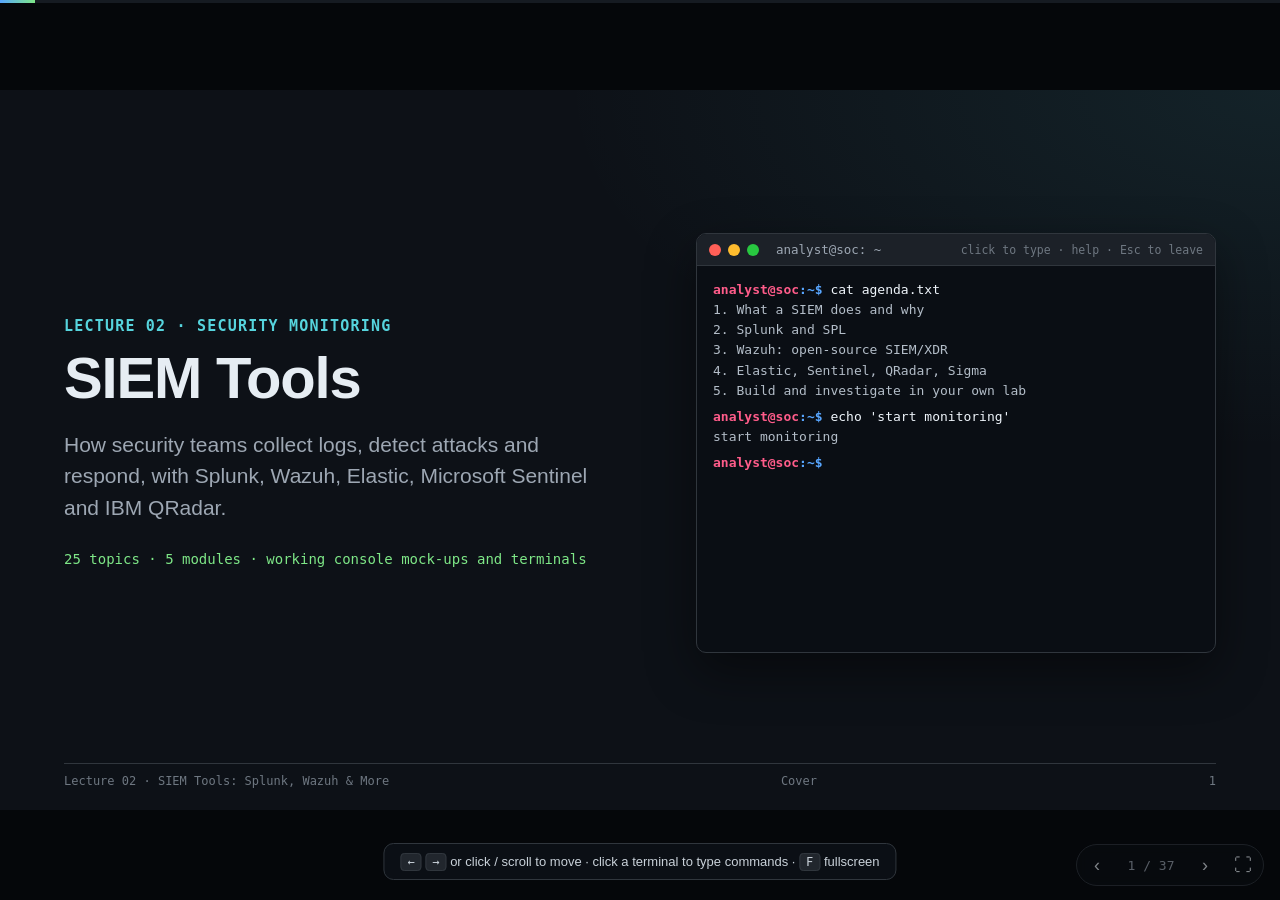
<file: siem-tools/index.html>
<!doctype html><html lang="en"><head><meta charset="utf-8"><meta name="viewport" content="width=device-width,initial-scale=1">
<title>SIEM Tools Lecture</title><style>
@page { size: 1280px 720px; margin: 0; }
:root { --bg:#0d1117; --panel:#161b22; --line:#30363d; --fg:#e6edf3; --mut:#9da7b3; --term:#0a0e14; --green:#7ee787; --blue:#58a6ff; }
* { box-sizing: border-box; margin: 0; padding: 0; }
html, body { background: #05070a; color: var(--fg); font-family: "Noto Sans", "Cantarell", sans-serif; -webkit-print-color-adjust: exact; print-color-adjust: exact; }
code, .mono, .term { font-family: "Fira Code", "Hack", "DejaVu Sans Mono", monospace; }
.slide { width: 1280px; height: 720px; position: relative; overflow: hidden; padding: 56px 64px 70px;
  background: radial-gradient(1200px 600px at 100% 0%, color-mix(in srgb, var(--c, #58a6ff) 9%, transparent), transparent 60%), var(--bg);
  margin: 0 auto 24px; break-after: page; page-break-after: always; }
@media print { .slide { margin: 0; } body { background: var(--bg); } }
.kicker { color: var(--c, var(--blue)); font: 600 15px/1 "Fira Code", monospace; letter-spacing: .08em; text-transform: uppercase; margin-bottom: 14px; }
h1 { font-size: 58px; line-height: 1.05; letter-spacing: -.02em; }
h2 { font-size: 40px; line-height: 1.1; margin-bottom: 22px; }
.sub { color: var(--mut); font-size: 21px; line-height: 1.5; margin-top: 20px; max-width: 560px; }
.meta { margin-top: 28px; color: var(--green); font: 14px "Fira Code", monospace; }
code { background: #1f2630; padding: 1px 6px; border-radius: 4px; font-size: .9em; color: #c9d1d9; }
footer { position: absolute; left: 64px; right: 64px; bottom: 22px; display: flex; justify-content: space-between; color: #6e7781; font: 12px "Fira Code", monospace; border-top: 1px solid var(--line); padding-top: 10px; }

.cover { display: grid; grid-template-columns: 1fr 520px; gap: 48px; align-items: center; }
.cover .term { height: 420px; }
.two { display: grid; grid-template-columns: 1fr 500px; gap: 40px; align-items: start; }
.big { font-size: 18px; line-height: 1.55; padding-left: 22px; color: #c9d1d9; }
.big li { margin-bottom: 12px; } .big b { color: var(--fg); }
.agrid { display: grid; grid-template-columns: repeat(3, 1fr); gap: 18px; }
.ag { background: var(--panel); border: 1px solid var(--line); border-top: 3px solid var(--c); border-radius: 10px; padding: 16px 18px; min-height: 230px; }
.ag h3 { font-size: 19px; margin-bottom: 10px; } .ag small { color: var(--c); font-family: "Fira Code", monospace; margin-left: 6px; }
.ag p { line-height: 2; font-size: 14px; }
.divider { display: flex; flex-direction: column; justify-content: center; }
.divider h1 { font-size: 76px; color: var(--c); }
.divider .sub { max-width: 900px; line-height: 2.1; }

.cmd { display: grid; grid-template-columns: 470px 1fr; gap: 36px; }
.cmd h2 { font-size: 54px; color: var(--c); margin-bottom: 10px; }
.num { color: var(--fg); background: color-mix(in srgb, var(--c) 22%, transparent); padding: 3px 8px; border-radius: 4px; margin-right: 8px; }
.desc { font-size: 18px; line-height: 1.45; color: #c9d1d9; margin-bottom: 14px; }
.syn code { font-size: 15px; color: var(--green); background: var(--term); border: 1px solid var(--line); padding: 6px 10px; display: inline-block; }
.flags { margin-top: 14px; border-collapse: collapse; width: 100%; font-size: 14px; }
.flags td { padding: 5px 8px 5px 0; border-bottom: 1px solid #21262d; vertical-align: top; color: #c9d1d9; }
.flags td:first-child { white-space: nowrap; width: 1%; padding-right: 14px; }
.flags code { color: var(--c); }
.use { margin-top: 16px; background: var(--panel); border-left: 3px solid var(--c); border-radius: 6px; padding: 10px 14px; font-size: 14.5px; line-height: 1.45; }
.use b { color: var(--c); font-size: 12px; text-transform: uppercase; letter-spacing: .08em; }
.use p { color: #c9d1d9; margin-top: 4px; }
.right { display: flex; flex-direction: column; gap: 14px; min-width: 0; }
.right .term { flex: 1; }
.task { background: color-mix(in srgb, var(--green) 9%, var(--panel)); border: 1px dashed color-mix(in srgb, var(--green) 50%, transparent); border-radius: 8px; padding: 12px 16px; font-size: 15px; line-height: 1.45; color: #d1d9e0; }
.task b { color: var(--green); font-family: "Fira Code", monospace; margin-right: 6px; }

.term { background: var(--term); border: 1px solid var(--line); border-radius: 10px; overflow: hidden; box-shadow: 0 18px 50px rgba(0,0,0,.45); display: flex; flex-direction: column; min-width: 0; }
.bar { background: #1c2128; height: 32px; display: flex; align-items: center; gap: 7px; padding: 0 12px; border-bottom: 1px solid var(--line); flex: none; }
.bar i { width: 12px; height: 12px; border-radius: 50%; background: #ff5f57; } .bar i:nth-child(2) { background: #febc2e; } .bar i:nth-child(3) { background: #28c840; }
.bar span { margin-left: 10px; color: var(--mut); font-size: 12.5px; }
.screen { padding: 14px 16px; font-size: 13px; line-height: 1.55; color: #b3bdc8; white-space: pre-wrap; word-break: break-all; overflow: hidden; }
.ln + .ln:has(.pr) { margin-top: 6px; }
.pr { color: #ff5c8a; font-weight: 600; } .pc { color: var(--blue); font-weight: 600; }
.cm { color: #f0f6fc; } .co { color: #6a9955; font-style: italic; }
.cur { display: inline-block; width: 8px; height: 15px; background: var(--green); vertical-align: -3px; }

/* ---------- Lecture 02 additions ---------- */
.topic h2 { font-family: "Noto Sans", sans-serif; font-size: 40px; letter-spacing: -.01em; line-height: 1.1; }
.topic .desc { font-size: 16.5px; }
.topic .flags td:first-child { white-space: normal; width: 34%; }
.topic .flags td { padding: 4px 8px 4px 0; font-size: 13.5px; }
.topic .use { font-size: 14px; }
.topic .screen { font-size: 12.5px; line-height: 1.5; }
.pipe { list-style: none; display: grid; grid-template-columns: repeat(6, 1fr); gap: 14px; margin-top: 18px; counter-reset: s; }
.pipe li { position: relative; background: var(--panel); border: 1px solid var(--line); border-top: 3px solid var(--c); border-radius: 10px; padding: 16px 14px; min-height: 150px; counter-increment: s; }
.pipe li::before { content: counter(s, decimal-leading-zero); display: block; color: var(--c); font: 600 13px "Fira Code", monospace; margin-bottom: 8px; }
.pipe li:not(:last-child)::after { content: "→"; position: absolute; right: -14px; top: 50%; transform: translate(50%, -50%); color: var(--c); font-size: 20px; }
.pipe b { display: block; font-size: 17px; margin-bottom: 6px; }
.pipe span { color: var(--mut); font-size: 13.5px; line-height: 1.45; }
.archmap { display: grid; grid-template-columns: repeat(4, 1fr); gap: 14px; margin-top: 34px; }
.archmap div { border: 1px dashed var(--line); border-radius: 8px; padding: 12px 14px; }
.archmap b { display: block; color: var(--c); font-size: 15px; } .archmap span { font: 12.5px "Fira Code", monospace; color: #c9d1d9; }
.cmp { width: 100%; border-collapse: collapse; font-size: 15px; margin-top: 6px; }
.cmp th { text-align: left; color: var(--c); font: 600 12px "Fira Code", monospace; text-transform: uppercase; letter-spacing: .08em; padding: 8px 10px; border-bottom: 2px solid var(--line); }
.cmp td { padding: 10px; border-bottom: 1px solid #21262d; color: #c9d1d9; vertical-align: top; }
.cmp td b { color: var(--fg); }
.note { margin-top: 18px; color: var(--mut); font-size: 15px; }

/* ---------- Full-width console slides ---------- */
.appslide { padding: 34px 56px 60px; display: flex; flex-direction: column; gap: 12px; }
.appslide footer { left: 56px; right: 56px; bottom: 18px; }
.ap-head { display: grid; grid-template-columns: 1fr 500px; gap: 28px; align-items: start; flex: none; }
.ap-head .kicker { margin-bottom: 8px; }
.ap-head h2 { font-family: "Noto Sans", sans-serif; font-size: 30px; line-height: 1.1; margin: 0 0 6px; color: var(--c); }
.ap-head .desc { font-size: 14px; line-height: 1.45; color: #c9d1d9; }
.ap-pts { display: grid; grid-template-columns: 1fr 1fr; gap: 5px 16px; font-size: 11.5px; line-height: 1.35; padding-top: 4px; }
.ap-pts div { display: flex; flex-direction: column; border-left: 2px solid color-mix(in srgb, var(--c) 50%, transparent); padding-left: 8px; }
.ap-pts dt code { color: var(--c); background: none; padding: 0; font-size: 11.5px; }
.ap-pts dd { color: #aeb8c2; }
.ap-foot { display: grid; grid-template-columns: minmax(0, 1.25fr) minmax(0, 1fr); gap: 14px; flex: none; align-items: start; }
.ap-foot > * { min-width: 0; }
.ap-foot .task { padding: 9px 14px; font-size: 13.5px; }
.ap-tip { background: var(--panel); border-left: 3px solid var(--c); border-radius: 6px; padding: 9px 14px; font-size: 13px; line-height: 1.45; color: #c9d1d9; }
.ap-tip b { color: var(--c); font-size: 11px; text-transform: uppercase; letter-spacing: .08em; margin-right: 6px; }
html.deck .ap-foot .chips { margin-top: 8px; }
html.deck .ap-foot .chips { flex-wrap: wrap; max-height: 62px; }
html.deck .ap-foot .chips button { font-size: 11.5px; min-height: 26px; padding: 3px 8px; max-width: 100%; flex: 0 1 auto; }

/* Shared console skeleton */
.app { flex: 1; min-height: 0; display: flex; flex-direction: column; border-radius: 8px; overflow: hidden;
  box-shadow: 0 18px 50px rgba(0,0,0,.5); font: 12px/1.4 "Noto Sans", "Cantarell", sans-serif; color: #222; background: #fff; }
.app > * { flex: none; }
.app .app-res { flex: 1; min-height: 0; overflow: hidden; background: #fff; }
.app-in { flex: 1; min-width: 0; font: 12.5px/1.5 "Fira Code", "DejaVu Sans Mono", monospace; white-space: pre-wrap; word-break: break-word; color: #1a1a1a; padding: 6px 10px; background: #fff; }
.app button { font: inherit; cursor: pointer; }
.mock { font: 10px "Fira Code", monospace; padding: 1px 6px; border: 1px solid currentColor; border-radius: 3px; opacity: .55; margin-left: 12px; text-transform: uppercase; letter-spacing: .06em; }
.app-t { width: 100%; border-collapse: collapse; }
.app-t th { text-align: left; font-weight: 600; white-space: nowrap; }
.app-t th, .app-t td { padding: 5px 10px; vertical-align: top; }
.hist { display: flex; align-items: flex-end; gap: 3px; height: 44px; padding: 6px 12px 0; border-bottom: 1px solid #e3e6e8; }
.hist i { flex: 1; height: var(--h); min-height: 1px; background: var(--app-accent); border-radius: 1px 1px 0 0; }
.res-split { display: grid; grid-template-columns: 165px 1fr; min-height: 100%; }
.fields { border-right: 1px solid #e1e4e6; padding: 6px 10px; font-size: 11.5px; background: #fafbfb; }
.fields h5 { font-size: 10px; letter-spacing: .06em; color: #5c6773; margin: 6px 0 3px; }
.fields div { display: flex; justify-content: space-between; color: #1a5fb4; padding: 1px 0; }
.fields b { color: #5c6773; font-weight: 400; }

/* Splunk Search & Reporting (light theme) */
.app--splunk { --app-accent: #5cc05c; --load-top: 133px; background: #f2f4f5; }
.sp-bar { display: flex; align-items: center; gap: 16px; background: #000; color: #c3cbd4; padding: 0 14px; height: 30px; font-size: 11.5px; }
.sp-logo { color: #fff; font: 700 15px "Noto Sans", sans-serif; letter-spacing: -.02em; }
.sp-logo span { color: #65a637; margin-right: 1px; } .sp-r { margin-left: auto; }
.sp-nav { display: flex; align-items: center; gap: 18px; background: #3c444d; color: #fff; height: 30px; padding: 0 14px; font-size: 12px; }
.sp-nav .on { box-shadow: inset 0 -3px 0 #65a637; height: 100%; display: flex; align-items: center; }
.sp-nav b { margin-left: auto; font-weight: 600; }
.sp-main { position: relative; display: flex; flex-direction: column; flex: 1; min-height: 0; padding: 6px 14px 0; }
.sp-main > * { flex: none; }
.sp-head { display: flex; justify-content: space-between; align-items: baseline; }
.sp-head h4 { font-size: 17px; font-weight: 400; color: #333; } .sp-head span { color: #1a5fb4; font-size: 11.5px; }
.sp-q { display: flex; border: 1px solid #c3cbd4; border-radius: 3px; background: #fff; margin-top: 6px; max-height: 66px; overflow: hidden; }
.sp-time { border-left: 1px solid #c3cbd4; padding: 6px 12px; color: #333; white-space: nowrap; font-size: 12px; }
.sp-q .app-go { background: #5cc05c; color: #fff; border: 0; width: 44px; display: grid; place-items: center; }
.sp-status { display: flex; justify-content: space-between; color: #333; font-size: 11.5px; padding: 6px 2px; }
.sp-status .app-meta { color: #333; } .sp-status span { color: #5c6773; }
.sp-tabs { display: flex; gap: 22px; border-bottom: 1px solid #c3cbd4; font-size: 12.5px; color: #1a5fb4; }
.sp-tabs span { padding: 5px 0; } .sp-tabs .on { color: #333; box-shadow: inset 0 -3px 0 #1a5fb4; font-weight: 600; }
.app--splunk .app-res { background: #fff; margin: 0 -14px; }
.app--splunk .app-t th { background: #f2f4f5; color: #333; border-bottom: 1px solid #c3cbd4; font-size: 11.5px; }
.app--splunk .app-t td { border-bottom: 1px solid #eef0f1; font-size: 12px; }
.app--splunk .app-t tbody tr:nth-child(even) td { background: #f7f8fa; }
.app--splunk .res-split .app-t td:nth-child(2) { color: #333; white-space: pre-line; width: 92px; font-size: 11px; }
.app--splunk .res-split .app-t td:nth-child(3) { font: 11.5px/1.5 "Fira Code", monospace; white-space: pre-line; }
.app--splunk .res-split .app-t td:first-child { color: #5c6773; width: 14px; }
.sp-split { display: flex; flex: 1; min-height: 0; margin: 0 -14px; background: #fff; }
.sp-split .app-res { margin: 0; }
.sp-alert { flex: none; width: 320px; margin: 6px 10px 0; align-self: flex-start; background: #fff; border: 1px solid #c3cbd4; border-radius: 4px;
  box-shadow: 0 6px 20px rgba(0,0,0,.18); font-size: 11px; }
.sp-alert h6 { font-size: 13px; font-weight: 400; padding: 6px 12px; border-bottom: 1px solid #e1e4e6; }
.sp-alert dl { display: grid; grid-template-columns: 112px 1fr; gap: 3px 10px; padding: 6px 12px; }
.sp-alert dt { color: #5c6773; text-align: right; } .sp-alert dd { color: #222; }
.sp-alert code { background: #f2f4f5; color: #222; font-size: 11px; }
.sp-alert p { display: flex; justify-content: flex-end; gap: 10px; padding: 6px 12px; border-top: 1px solid #e1e4e6; }
.sp-alert p span { padding: 3px 12px; border: 1px solid #c3cbd4; border-radius: 3px; } .sp-alert p b { padding: 3px 14px; background: #5cc05c; color: #fff; border-radius: 3px; }

/* Wazuh dashboard (OpenSearch Dashboards light theme) */
.app--wazuh { --app-accent: #3595f9; --load-top: 104px; background: #f7f8fc; }
.wz-bar { display: flex; align-items: center; gap: 14px; height: 36px; padding: 0 14px; background: #fff; border-bottom: 1px solid #d3dae6; color: #343741; }
.wz-burger { font-size: 15px; color: #69707d; }
.wz-logo { font: 700 17px "Noto Sans", sans-serif; color: #343741; letter-spacing: -.02em; } .wz-logo span { color: #3595f9; }
.wz-crumb { color: #006bb4; font-size: 12.5px; padding-left: 14px; border-left: 1px solid #d3dae6; } .wz-r { margin-left: auto; color: #69707d; }
.wz-tabs { display: flex; gap: 22px; padding: 0 16px; background: #fff; border-bottom: 1px solid #d3dae6; font-size: 12.5px; color: #343741; }
.wz-tabs span { padding: 7px 0; } .wz-tabs .on { color: #006bb4; box-shadow: inset 0 -2px 0 #006bb4; font-weight: 600; }
.wz-agent { margin-left: auto; color: #006bb4; }
.wz-q { display: flex; align-items: stretch; gap: 8px; padding: 8px 16px; }
.wz-q .app-mode { display: grid; place-items: center; padding: 0 10px; background: #e9edf3; border: 1px solid #d3dae6; border-radius: 4px 0 0 4px; color: #006bb4; font-weight: 600; margin-right: -8px; }
.wz-q .app-in { border: 1px solid #d3dae6; border-radius: 0 4px 4px 0; max-height: 52px; overflow: hidden; }
.wz-time { display: grid; place-items: center; padding: 0 12px; border: 1px solid #d3dae6; border-radius: 4px; background: #fff; color: #343741; white-space: nowrap; }
.wz-q .app-go { background: #006bb4; color: #fff; border: 0; border-radius: 4px; padding: 0 14px; font-weight: 600; }
.wz-hits { display: flex; justify-content: space-between; padding: 0 16px 6px; color: #343741; }
.wz-hits .app-meta { font-weight: 700; font-size: 13px; } .wz-hits span { color: #69707d; }
.app--wazuh .app-res { margin: 0 16px; border: 1px solid #d3dae6; border-bottom: 0; border-radius: 4px 4px 0 0; }
.app--wazuh .app-t th { color: #343741; border-bottom: 1px solid #d3dae6; font-size: 11.5px; }
.app--wazuh .app-t td { border-bottom: 1px solid #eef2f7; font-size: 11.5px; color: #343741; }
.app--wazuh .app-t td:nth-child(4), .app--wazuh .app-t td:nth-child(5) { color: #006bb4; }

/* Kibana Discover (light theme) */
.app--kibana { --app-accent: #54b399; --load-top: 112px; background: #fff; }
.kb-bar { display: flex; align-items: center; gap: 16px; height: 34px; padding: 0 14px; background: #fff; border-bottom: 1px solid #d3dae6; color: #343741; }
.kb-logo { font: 700 16px "Noto Sans", sans-serif; }
.kb-search { flex: 0 1 360px; padding: 3px 10px; border: 1px solid #d3dae6; border-radius: 4px; color: #98a2b3; background: #fbfcfd; font-size: 11.5px; }
.kb-r { margin-left: auto; color: #69707d; }
.kb-crumbs { display: flex; gap: 6px; height: 32px; align-items: center; padding: 0 14px; border-bottom: 1px solid #d3dae6; font-weight: 600; color: #343741; }
.kb-crumbs span { margin-left: auto; font-weight: 400; color: #0077cc; }
.kb-q { display: flex; align-items: stretch; gap: 6px; padding: 8px 14px; }
.kb-dv { display: grid; place-items: center; padding: 0 10px; border: 1px solid #d3dae6; border-radius: 4px; background: #f1f4fa; color: #0077cc; font-weight: 600; white-space: nowrap; }
.kb-q .app-in { border: 1px solid #d3dae6; border-radius: 4px; max-height: 52px; overflow: hidden; }
.kb-q .app-mode { display: grid; place-items: center; padding: 0 8px; color: #0077cc; font-weight: 600; white-space: nowrap; }
.kb-time { display: grid; place-items: center; padding: 0 10px; border: 1px solid #d3dae6; border-radius: 4px; white-space: nowrap; color: #343741; }
.kb-q .app-go { background: #0077cc; color: #fff; border: 0; border-radius: 4px; padding: 0 14px; font-weight: 600; }
.kb-hits { padding: 0 14px 4px; } .kb-hits .app-meta { font-weight: 700; font-size: 13px; color: #343741; }
.app--kibana .app-res { margin: 0 14px; }
.app--kibana .app-t th { color: #343741; border-bottom: 1px solid #d3dae6; font-size: 11.5px; }
.app--kibana .app-t td { border-bottom: 1px solid #eef2f7; font: 11.5px "Fira Code", monospace; color: #343741; }

/* Microsoft Sentinel / Log Analytics (Azure portal light theme) */
.app--sentinel { --app-accent: #0078d4; --load-top: 190px; background: #fff; color: #323130; }
.az-bar { display: flex; align-items: center; gap: 18px; height: 32px; padding: 0 14px; background: #1b1a19; color: #fff; font-size: 12.5px; }
.az-search { flex: 0 1 380px; background: #3b3a39; color: #c8c6c4; padding: 3px 10px; border-radius: 2px; font-size: 11.5px; } .az-r { margin-left: auto; }
.az-crumbs { padding: 6px 16px 0; color: #0078d4; font-size: 11.5px; }
.az-title { display: flex; flex-direction: column; padding: 2px 16px 6px; }
.az-title b { font: 600 17px "Noto Sans", sans-serif; } .az-title span { color: #605e5c; font-size: 11px; }
.az-tools { display: flex; align-items: center; gap: 16px; padding: 4px 16px; border-top: 1px solid #edebe9; border-bottom: 1px solid #edebe9; font-size: 12px; color: #323130; }
.az-tools .app-go { background: #0078d4; color: #fff; border: 0; border-radius: 2px; padding: 4px 14px; font-weight: 600; }
.az-editor { display: flex; border-bottom: 1px solid #edebe9; max-height: 112px; overflow: hidden; flex: none; }
.az-gutter { padding: 6px 8px; text-align: right; color: #a19f9d; font: 12.5px/1.5 "Fira Code", monospace; background: #faf9f8; border-right: 1px solid #edebe9; min-width: 32px; }
.az-tabs { display: flex; align-items: center; gap: 20px; padding: 0 16px; border-bottom: 1px solid #edebe9; font-size: 12.5px; }
.az-tabs span { padding: 6px 0; } .az-tabs .on { box-shadow: inset 0 -2px 0 #0078d4; font-weight: 600; }
.az-tabs .app-meta { margin-left: auto; color: #107c10; font-size: 11.5px; }
.app--sentinel .app-res { padding: 0 6px; }
.app--sentinel .app-t th { border-bottom: 1px solid #edebe9; color: #323130; font-size: 11.5px; }
.app--sentinel .app-t td { border-bottom: 1px solid #f3f2f1; font-size: 12px; }

/* IBM QRadar Log Activity (Carbon light theme) */
.app--qradar { --app-accent: #0f62fe; --load-top: 128px; background: #f4f4f4; color: #161616; }
.qr-bar { display: flex; align-items: center; height: 32px; padding: 0 14px; background: #161616; color: #f4f4f4; font-size: 12.5px; }
.qr-bar b { font-weight: 600; } .qr-r { margin-left: auto; color: #c6c6c6; font-size: 11.5px; }
.qr-tabs { display: flex; background: #393939; color: #c6c6c6; font-size: 12px; }
.qr-tabs span { padding: 7px 14px; } .qr-tabs .on { background: #f4f4f4; color: #161616; font-weight: 600; }
.qr-tools { display: flex; gap: 16px; padding: 6px 14px; background: #fff; border-bottom: 1px solid #e0e0e0; color: #0f62fe; font-size: 11.5px; }
.qr-q { display: flex; gap: 8px; padding: 8px 14px; align-items: stretch; }
.qr-sel { display: grid; place-items: center; padding: 0 10px; background: #fff; border-bottom: 1px solid #8d8d8d; white-space: nowrap; }
.qr-q .app-in { border-bottom: 1px solid #8d8d8d; max-height: 52px; overflow: hidden; }
.qr-q .app-go { background: #0f62fe; color: #fff; border: 0; padding: 0 18px; }
.qr-meta { display: flex; justify-content: space-between; padding: 0 14px 6px; font-size: 11.5px; color: #525252; }
.app--qradar .app-res { margin: 0 14px; border: 1px solid #e0e0e0; border-bottom: 0; }
.app--qradar .app-t th { background: #e0e0e0; color: #161616; font-size: 11.5px; }
.app--qradar .app-t td { border-bottom: 1px solid #e0e0e0; font-size: 12px; }
.app--qradar .app-t tbody tr:nth-child(odd) td { background: #fff; }


/* ---------- Presentation mode (added by deck.js; print and no-JS keep the stacked layout) ---------- */
.sim-in, .deck-ui, .progress, .chips, .bar .hint, .toast { display: none; }
@media screen {
  html.deck, html.deck body { height: 100%; overflow: hidden; background: #05070a; }
  html.deck .stage { position: fixed; left: 50%; top: 50%; width: 1280px; height: 720px;
    transform: translate(-50%, -50%) scale(var(--s, 1)); transform-origin: center; }
  /* overflow: clip (not hidden) so focusing the terminal input can never scroll the slide itself */
  html.deck .slide { position: absolute; inset: 0; margin: 0; visibility: hidden; will-change: transform, opacity; overflow: clip; }
  /* Pin terminal heights so typed output scrolls inside the screen instead of growing the slide */
  html.deck .cmd { grid-template-rows: minmax(0, 1fr); }
  html.deck .right, html.deck .right .term { min-height: 0; }
  html.deck .two .term { height: 470px; }
  html.deck .slide.on { visibility: visible; z-index: 2; }
  html.deck .slide.out { visibility: visible; z-index: 1; pointer-events: none; }

  /* Terminal becomes interactive */
  html.deck .screen { flex: 1; min-height: 0; overflow-y: auto; scrollbar-width: thin; scrollbar-color: #30363d transparent; cursor: text; }
  html.deck .ln.live { display: flex; align-items: baseline; gap: 0; }
  html.deck .ln.live .pc { margin-right: .6ch; }
  html.deck .ln.live .cur { display: none; }
  html.deck .sim-in { display: block; flex: 1; min-width: 0; background: transparent; border: 0; outline: 0; padding: 0;
    color: #f0f6fc; font: inherit; caret-color: var(--green); }
  html.deck .term:focus-within { border-color: color-mix(in srgb, var(--green) 60%, var(--line)); box-shadow: 0 0 0 2px color-mix(in srgb, var(--green) 35%, transparent), 0 18px 50px rgba(0,0,0,.45); }
  html.deck .bar .hint { display: inline; margin-left: auto; color: #6e7781; font-size: 11.5px; font-style: normal; }
  html.deck .term:focus-within .bar .hint { color: var(--green); }
  .ln.err { color: #ff7b72; } .ln.tip { color: #e3b341; }

  /* "Try" buttons that type a command into the simulator */
  html.deck .chips { display: flex; gap: 8px; margin-top: 10px; overflow: hidden; }
  html.deck .chips button { flex: 0 1 auto; min-width: 0; min-height: 28px; max-width: 100%; overflow: hidden; text-overflow: ellipsis; white-space: nowrap;
    font: 12.5px "Fira Code", monospace; color: #c9d1d9; background: #0a0e14; border: 1px solid #30363d; border-radius: 6px; padding: 4px 10px; cursor: pointer; }
  html.deck .chips button:hover { border-color: var(--green); color: var(--green); }
  html.deck .chips button::before { content: "▶ "; color: var(--green); }

  /* Controls, kept outside the scaled stage so they stay readable */
  html.deck .deck-ui { display: flex; position: fixed; right: 16px; bottom: 14px; z-index: 10; align-items: center; gap: 6px;
    background: rgba(13,17,23,.82); border: 1px solid #30363d; border-radius: 999px; padding: 4px; backdrop-filter: blur(6px);
    font: 13px "Fira Code", monospace; color: #9da7b3; opacity: .55; transition: opacity .2s; }
  html.deck .deck-ui:hover, html.deck .deck-ui:focus-within { opacity: 1; }
  html.deck .deck-ui button { width: 32px; height: 32px; border-radius: 50%; border: 0; background: transparent; color: #e6edf3; font-size: 18px; cursor: pointer; }
  html.deck .deck-ui button:hover { background: #21262d; }
  html.deck .deck-ui span { min-width: 64px; text-align: center; }
  html.deck .progress { display: block; position: fixed; inset: 0 0 auto 0; height: 3px; z-index: 10; background: #161b22; }
  html.deck .progress i { display: block; height: 100%; width: 0; background: linear-gradient(90deg, #58a6ff, #7ee787); transition: width .5s cubic-bezier(.16,1,.3,1); }
  html.deck .toast { display: block; position: fixed; left: 50%; bottom: 20px; transform: translateX(-50%); z-index: 11;
    background: rgba(13,17,23,.92); border: 1px solid #30363d; border-radius: 10px; padding: 10px 16px; color: #c9d1d9;
    font: 13px "Noto Sans", sans-serif; transition: opacity .6s; max-width: calc(100vw - 32px); text-align: center; }
  html.deck .toast.gone { opacity: 0; pointer-events: none; }
  html.deck .toast kbd { font: 12px "Fira Code", monospace; background: #21262d; border: 1px solid #30363d; border-radius: 4px; padding: 1px 6px; }
  html.deck :focus-visible { outline: 2px solid #7ee787; outline-offset: 2px; }
}
@media (prefers-reduced-motion: reduce) { html.deck .progress i, html.deck .toast { transition: none; } }
/* Console mock-ups: loading state while a "search" runs */
@media screen {
  html.deck .app .app-res { overflow: auto; scrollbar-width: thin; }
  html.deck .app-in { cursor: text; }
  html.deck .app-in:focus { outline: 2px solid #7ee787; outline-offset: 1px; }
  .app { position: relative; }
  .app.loading .app-res { opacity: .35; transition: opacity .15s; }
  .app.loading::after { content: ""; position: absolute; left: 0; right: 0; top: var(--load-top, 0); height: 3px;
    background: linear-gradient(90deg, transparent, var(--app-accent, #58a6ff), transparent); background-size: 40% 100%; background-repeat: no-repeat;
    animation: app-load .6s linear infinite; }
  @keyframes app-load { from { background-position: -40% 0; } to { background-position: 140% 0; } }
  .app-empty { padding: 16px; font-size: 13px; }
  .app-empty p { margin-bottom: 8px; }
  .app-empty button { display: block; max-width: 100%; margin: 6px 0; padding: 6px 10px; text-align: left; cursor: pointer; border-radius: 4px;
    font: 12px "Fira Code", monospace; border: 1px solid currentColor; background: transparent; color: inherit; overflow: hidden; text-overflow: ellipsis; white-space: nowrap; }
}
@media (prefers-reduced-motion: reduce) { .app.loading::after { animation: none; } }

/* Last in the cascade on purpose: a later `font:` shorthand would turn ligatures back on, and
   ligatures show ">=" and "==" as single glyphs that students cannot type. */
html code, html .mono, html .term, html .term *, html .app-in { font-variant-ligatures: none !important; font-feature-settings: "liga" 0, "calt" 0 !important; }
</style></head><body>
<section class="slide cover" style="--c:#56d4dd">
<div class="cv-left"><p class="kicker">Lecture 02 · Security monitoring</p><h1>SIEM Tools</h1>
<p class="sub">How security teams collect logs, detect attacks and respond, with Splunk, Wazuh, Elastic, Microsoft Sentinel and IBM QRadar.</p>
<p class="meta">25 topics · 5 modules · working console mock-ups and terminals</p></div>
<div class="term" data-sim="0"><div class="bar"><i></i><i></i><i></i><span>analyst@soc: ~</span></div><div class="screen"><div class="ln"><span class="pr">analyst@soc</span><span class="pc">:~$</span> <span class="cm">cat agenda.txt</span></div><div class="ln">1. What a SIEM does and why</div><div class="ln">2. Splunk and SPL</div><div class="ln">3. Wazuh: open-source SIEM/XDR</div><div class="ln">4. Elastic, Sentinel, QRadar, Sigma</div><div class="ln">5. Build and investigate in your own lab</div><div class="ln"><span class="pr">analyst@soc</span><span class="pc">:~$</span> <span class="cm">echo &#x27;start monitoring&#x27;</span></div><div class="ln">start monitoring</div><div class="ln live"><span class="pr">analyst@soc</span><span class="pc">:~$</span> <span class="cur"></span></div></div></div>
<footer><span>Lecture 02 · SIEM Tools: Splunk, Wazuh &amp; More</span><span>Cover</span><span>1</span></footer></section>
<section class="slide">
<p class="kicker">Before we start</p><h2>How to use this lecture</h2>
<div class="two"><div><ul class="big">
<li><b>Every console works.</b> Splunk, Wazuh, Kibana, Sentinel and QRadar screens are interactive mock-ups: type a query, press <b>Enter</b>. Terminals accept commands; type <code>help</code>.</li>
<li><b>Results are example lab data</b> from a host-only network (192.168.56.0/24). Your numbers will differ.</li>
<li><b>Generate test activity only against machines you own.</b> A SIEM lab needs no outside targets.</li>
<li>Prerequisite: Lecture 01 (Linux commands). <code>grep</code>, <code>jq</code>, <code>sort</code> and <code>uniq</code> come back here.</li></ul></div>
<div class="term" data-sim="1"><div class="bar"><i></i><i></i><i></i><span>simulator</span></div><div class="screen"><div class="ln"><span class="pr">analyst@soc</span><span class="pc">:~$</span> <span class="cm">whoami</span></div><div class="ln">analyst</div><div class="ln"><span class="pr">analyst@soc</span><span class="pc">:~$</span> <span class="cm">hint</span></div><div class="ln">Try typing one of the commands shown on each slide.</div><div class="ln live"><span class="pr">analyst@soc</span><span class="pc">:~$</span> <span class="cur"></span></div></div></div></div>
<footer><span>Lecture 02 · SIEM Tools: Splunk, Wazuh &amp; More</span><span>How to use</span><span>2</span></footer></section>
<section class="slide"><p class="kicker">Agenda</p><h2>Five modules</h2><div class="agrid"><div class="ag" style="--c:#58a6ff"><h3>1. SIEM Fundamentals <small>7</small></h3><p>What is a SIEM? · SIEM architecture · Log sources · Parsing &amp; normalization · Correlation rules · Alert triage &amp; SOC workflow · MITRE ATT&amp;CK mapping</p></div><div class="ag" style="--c:#ffa657"><h3>2. Splunk <small>6</small></h3><p>Splunk overview · Universal Forwarder · SPL basics in Search &amp; Reporting · SPL toolkit · Windows events in Splunk · Splunk alerts</p></div><div class="ag" style="--c:#56d4dd"><h3>3. Wazuh <small>7</small></h3><p>Wazuh overview · Deploying Wazuh agents · Decoders &amp; rules · Custom rules · File Integrity Monitoring · Active response · Wazuh dashboard: Threat Hunting</p></div><div class="ag" style="--c:#d2a8ff"><h3>4. Elastic, Sentinel, QRadar &amp; Sigma <small>5</small></h3><p>Elastic Security: Discover · Microsoft Sentinel: Logs · IBM QRadar: Log Activity · Sigma: one rule, any SIEM · Comparison</p></div><div class="ag" style="--c:#ff7b72"><h3>5. Hands-on SOC Lab <small>2</small></h3><p>Build a home SIEM lab · Investigating an alert</p></div></div><footer><span>Lecture 02 · SIEM Tools: Splunk, Wazuh &amp; More</span><span>Agenda</span><span>3</span></footer></section>
<section class="slide divider" style="--c:#58a6ff"><p class="kicker">Module 1 of 5</p>
<h1>SIEM Fundamentals</h1><p class="sub">What is a SIEM? · Log sources · Parsing &amp; normalization · Correlation rules · Alert triage &amp; SOC workflow · MITRE ATT&amp;CK mapping</p><footer><span>Lecture 02 · SIEM Tools: Splunk, Wazuh &amp; More</span><span>Module 1</span><span>4</span></footer></section>
<section class="slide cmd topic" style="--c:#58a6ff">
<div class="left"><p class="kicker"><span class="num">01/25</span> SIEM Fundamentals</p>
<h2>What is a SIEM?</h2><p class="desc">Security Information and Event Management: one place that collects logs from everything, makes them searchable, and raises alerts when activity looks malicious.</p>
<p class="syn"><code>collect → normalize → correlate → alert → retain</code></p>
<table class="flags"><tr><td><code>Collect</code></td><td>pull logs from servers, endpoints, network devices and cloud</td></tr><tr><td><code>Normalize</code></td><td>turn many formats into common field names</td></tr><tr><td><code>Correlate</code></td><td>link related events across sources and time</td></tr><tr><td><code>Alert</code></td><td>notify analysts when a rule matches</td></tr><tr><td><code>Retain</code></td><td>keep history for investigations and compliance</td></tr></table>
<div class="use"><b>SOC tip</b><p>Without a SIEM an analyst must log into every machine one by one. With it, one query covers the whole estate.</p></div></div>
<div class="right"><div class="term" data-sim="2"><div class="bar"><i></i><i></i><i></i><span>analyst@soc:~$</span></div><div class="screen"><div class="ln co"># the slow way: one server at a time</div><div class="ln"><span class="pr">analyst@soc</span><span class="pc">:~$</span> <span class="cm">ssh web01 &quot;grep -c &#x27;Failed password&#x27; /var/log/auth.log&quot;</span></div><div class="ln">37</div><div class="ln"><span class="pr">analyst@soc</span><span class="pc">:~$</span> <span class="cm">ssh db01 &quot;grep -c &#x27;Failed password&#x27; /var/log/auth.log&quot;</span></div><div class="ln">3</div><div class="ln co"># ...and 200 more servers. In a SIEM it is one search:</div><div class="ln"><span class="pr">analyst@soc</span><span class="pc">:~$</span> <span class="cm">siem-search &#x27;event.outcome:failure&#x27; --last 24h --by host.name</span></div><div class="ln">host.name     count</div><div class="ln">web01            37</div><div class="ln">vpn01            12</div><div class="ln">db01              3</div><div class="ln co"># (siem-search is a teaching stand-in for any SIEM&#x27;s search box)</div><div class="ln live"><span class="pr">analyst@soc</span><span class="pc">:~$</span> <span class="cur"></span></div></div></div>
<div class="task"><b>▶ Practice</b> List five log sources in your own lab you would send to a SIEM, and one attack each would reveal.</div></div>
<footer><span>Lecture 02 · SIEM Tools: Splunk, Wazuh &amp; More</span><span>What is a SIEM?</span><span>5</span></footer></section>
<section class="slide" style="--c:#58a6ff"><p class="kicker">SIEM Fundamentals</p><h2>SIEM architecture</h2>
<ol class="pipe"><li><b>Log sources</b><span>servers · endpoints · firewall · DNS · cloud</span></li><li><b>Collection</b><span>agents · forwarders · syslog · APIs</span></li><li><b>Parse &amp; normalize</b><span>fields · common schema · enrichment</span></li><li><b>Store &amp; index</b><span>fast search · retention</span></li><li><b>Detect &amp; correlate</b><span>rules · thresholds · sequences · ML</span></li><li><b>Respond</b><span>alerts · dashboards · cases · SOAR</span></li></ol>
<div class="archmap"><div><b>Splunk</b><span>forwarder → indexer → search head</span></div><div><b>Wazuh</b><span>agent → server → indexer → dashboard</span></div>
<div><b>Elastic</b><span>Elastic Agent → Elasticsearch → Kibana</span></div><div><b>Sentinel</b><span>connectors → Log Analytics → analytics rules</span></div></div>
<footer><span>Lecture 02 · SIEM Tools: Splunk, Wazuh &amp; More</span><span>Architecture</span><span>6</span></footer></section>
<section class="slide cmd topic" style="--c:#58a6ff">
<div class="left"><p class="kicker"><span class="num">02/25</span> SIEM Fundamentals</p>
<h2>Log sources</h2><p class="desc">A SIEM is only as good as the data it receives. These sources give the most security value per byte.</p>
<p class="syn"><code>endpoints · identity · network · applications · cloud</code></p>
<table class="flags"><tr><td><code>Linux</code></td><td>/var/log/auth.log, journald, auditd</td></tr><tr><td><code>Windows</code></td><td>Security log: 4624 logon, 4625 failed, 4688 process, 4720 user created</td></tr><tr><td><code>Sysmon</code></td><td>Event 1 process create, 3 network connect, 11 file create</td></tr><tr><td><code>Network</code></td><td>firewall, DNS, proxy, IDS (Suricata/Zeek)</td></tr><tr><td><code>Cloud / SaaS</code></td><td>AWS CloudTrail, Entra ID sign-ins, M365 audit</td></tr></table>
<div class="use"><b>SOC tip</b><p>Start with authentication logs everywhere: most intrusions involve logging in somewhere.</p></div></div>
<div class="right"><div class="term" data-sim="3"><div class="bar"><i></i><i></i><i></i><span>analyst@soc:~$</span></div><div class="screen"><div class="ln"><span class="pr">analyst@soc</span><span class="pc">:~$</span> <span class="cm">sudo tail -1 /var/log/auth.log</span></div><div class="ln">Oct 24 08:51:40 web01 sshd[2210]: Failed password for analyst from 192.168.56.23 port 50466 ssh2</div><div class="ln"><span class="pr">analyst@soc</span><span class="pc">:~$</span> <span class="cm">tail -1 /var/log/apache2/access.log</span></div><div class="ln">192.168.56.23 - - [24/Oct/2026:08:55:10 +0000] &quot;GET /admin HTTP/1.1&quot; 403 492</div><div class="ln"><span class="pr">analyst@soc</span><span class="pc">:~$</span> <span class="cm">jq -r &#x27;.EventID, .TargetUserName, .IpAddress&#x27; event-4625.json</span></div><div class="ln">4625</div><div class="ln">administrator</div><div class="ln">192.168.56.23</div><div class="ln live"><span class="pr">analyst@soc</span><span class="pc">:~$</span> <span class="cur"></span></div></div></div>
<div class="task"><b>▶ Practice</b> For each Windows event ID on this slide, write one sentence on what attacker action would create it.</div></div>
<footer><span>Lecture 02 · SIEM Tools: Splunk, Wazuh &amp; More</span><span>Log sources</span><span>7</span></footer></section>
<section class="slide cmd topic" style="--c:#58a6ff">
<div class="left"><p class="kicker"><span class="num">03/25</span> SIEM Fundamentals</p>
<h2>Parsing &amp; normalization</h2><p class="desc">Every product writes logs differently. The SIEM extracts fields and maps them to a common schema so one query works across all sources.</p>
<p class="syn"><code>raw text → fields → common schema → enrichment</code></p>
<table class="flags"><tr><td><code>Field extraction</code></td><td>regex or decoders pull out user, IP, action</td></tr><tr><td><code>Schemas</code></td><td>Splunk CIM, Elastic ECS, Sentinel ASIM, OCSF</td></tr><tr><td><code>Time</code></td><td>normalize timestamps to UTC or correlation breaks</td></tr><tr><td><code>Enrichment</code></td><td>add GeoIP, asset owner, threat-intel matches</td></tr></table>
<div class="use"><b>SOC tip</b><p>If sources call the same thing &#x27;src&#x27;, &#x27;SourceIP&#x27; and &#x27;client_ip&#x27;, a rule written for one silently misses the others.</p></div></div>
<div class="right"><div class="term" data-sim="4"><div class="bar"><i></i><i></i><i></i><span>analyst@soc:~$</span></div><div class="screen"><div class="ln"><span class="pr">analyst@soc</span><span class="pc">:~$</span> <span class="cm">head -1 raw/auth.log</span></div><div class="ln">Oct 24 08:51:02 web01 sshd[2210]: Failed password for analyst from 192.168.56.23 port 50412 ssh2</div><div class="ln"><span class="pr">analyst@soc</span><span class="pc">:~$</span> <span class="cm">head -1 normalized/auth.json | jq</span></div><div class="ln">{</div><div class="ln">  &quot;@timestamp&quot;: &quot;2026-10-24T08:51:02Z&quot;,</div><div class="ln">  &quot;host.name&quot;: &quot;web01&quot;,</div><div class="ln">  &quot;event.category&quot;: [&quot;authentication&quot;],</div><div class="ln">  &quot;event.outcome&quot;: &quot;failure&quot;,</div><div class="ln">  &quot;user.name&quot;: &quot;analyst&quot;,</div><div class="ln">  &quot;source.ip&quot;: &quot;192.168.56.23&quot;,</div><div class="ln">  &quot;source.port&quot;: 50412</div><div class="ln">}</div><div class="ln live"><span class="pr">analyst@soc</span><span class="pc">:~$</span> <span class="cur"></span></div></div></div>
<div class="task"><b>▶ Practice</b> Take three different log lines from your lab and write the ECS field names you would map them to.</div></div>
<footer><span>Lecture 02 · SIEM Tools: Splunk, Wazuh &amp; More</span><span>Parsing &amp; normalization</span><span>8</span></footer></section>
<section class="slide cmd topic" style="--c:#58a6ff">
<div class="left"><p class="kicker"><span class="num">04/25</span> SIEM Fundamentals</p>
<h2>Correlation rules</h2><p class="desc">A correlation rule links several events into one meaningful alert, so analysts see incidents instead of noise.</p>
<p class="syn"><code>threshold · sequence · first-seen · indicator match</code></p>
<table class="flags"><tr><td><code>Threshold</code></td><td>N events within T minutes (e.g. 8 failed logins in 2 min)</td></tr><tr><td><code>Sequence</code></td><td>A then B (many failures, then a success)</td></tr><tr><td><code>First-seen / rarity</code></td><td>new admin account, new country, new process</td></tr><tr><td><code>Indicator match</code></td><td>IP, domain or hash on a threat-intel list</td></tr></table>
<div class="use"><b>SOC tip</b><p>Correlation turns thousands of raw events into the one alert worth a human&#x27;s time.</p></div></div>
<div class="right"><div class="term" data-sim="5"><div class="bar"><i></i><i></i><i></i><span>analyst@soc:~$</span></div><div class="screen"><div class="ln"><span class="pr">analyst@soc</span><span class="pc">:~$</span> <span class="cm">cat rules/bruteforce_then_success.yml</span></div><div class="ln">name: Brute force followed by successful login</div><div class="ln">severity: high</div><div class="ln">group_by: [source.ip, user.name]</div><div class="ln">window: 10m</div><div class="ln">sequence:</div><div class="ln">  - match: {event.category: authentication, event.outcome: failure}</div><div class="ln">    count: &#x27;&gt;= 10&#x27;</div><div class="ln">  - match: {event.category: authentication, event.outcome: success}</div><div class="ln">mitre: [T1110, T1078]</div><div class="ln co"># generic pseudo-rule: every SIEM writes this in its own language</div><div class="ln live"><span class="pr">analyst@soc</span><span class="pc">:~$</span> <span class="cur"></span></div></div></div>
<div class="task"><b>▶ Practice</b> Write in plain English one threshold rule and one sequence rule for your lab web server.</div></div>
<footer><span>Lecture 02 · SIEM Tools: Splunk, Wazuh &amp; More</span><span>Correlation rules</span><span>9</span></footer></section>
<section class="slide cmd topic" style="--c:#58a6ff">
<div class="left"><p class="kicker"><span class="num">05/25</span> SIEM Fundamentals</p>
<h2>Alert triage &amp; SOC workflow</h2><p class="desc">Every alert follows the same path. Good notes at each step make the next analyst faster.</p>
<p class="syn"><code>triage → investigate → contain → close</code></p>
<table class="flags"><tr><td><code>Triage</code></td><td>real or noise? how severe? which asset?</td></tr><tr><td><code>Investigate</code></td><td>scope it: which hosts, users, time range</td></tr><tr><td><code>Contain</code></td><td>block IP, disable account, isolate host</td></tr><tr><td><code>Close</code></td><td>true positive, false positive or benign; document it</td></tr></table>
<div class="use"><b>SOC tip</b><p>A false positive is still useful: tune the rule so it doesn&#x27;t fire again for the same benign reason.</p></div></div>
<div class="right"><div class="term" data-sim="6"><div class="bar"><i></i><i></i><i></i><span>analyst@soc:~$</span></div><div class="screen"><div class="ln"><span class="pr">analyst@soc</span><span class="pc">:~$</span> <span class="cm">cat cases/case-0142.md</span></div><div class="ln co"># Case 0142: SSH password guessing on web01</div><div class="ln">Alert:    Wazuh 5763 sshd brute force (level 10)</div><div class="ln">Source:   192.168.56.23 (lab attacker VM)</div><div class="ln">Scope:    29 failures, then 1 success for user &#x27;analyst&#x27;</div><div class="ln">Action:   IP blocked (firewall-drop), &#x27;analyst&#x27; password reset</div><div class="ln">Verdict:  True positive (authorized lab test)</div><div class="ln">Tuning:   none needed</div><div class="ln live"><span class="pr">analyst@soc</span><span class="pc">:~$</span> <span class="cur"></span></div></div></div>
<div class="task"><b>▶ Practice</b> Write a case note like this for one alert you generate in your lab this week.</div></div>
<footer><span>Lecture 02 · SIEM Tools: Splunk, Wazuh &amp; More</span><span>Alert triage &amp; SOC workflow</span><span>10</span></footer></section>
<section class="slide cmd topic" style="--c:#58a6ff">
<div class="left"><p class="kicker"><span class="num">06/25</span> SIEM Fundamentals</p>
<h2>MITRE ATT&amp;CK mapping</h2><p class="desc">ATT&amp;CK is a public catalogue of attacker techniques. Tagging rules with technique IDs shows what you detect and where the gaps are.</p>
<p class="syn"><code>tactic (why) → technique (how) → your detection</code></p>
<table class="flags"><tr><td><code>T1110</code></td><td>Brute Force</td></tr><tr><td><code>T1078</code></td><td>Valid Accounts</td></tr><tr><td><code>T1059</code></td><td>Command and Scripting Interpreter</td></tr><tr><td><code>T1136</code></td><td>Create Account</td></tr><tr><td><code>T1053</code></td><td>Scheduled Task/Job</td></tr></table>
<div class="use"><b>SOC tip</b><p>Build an ATT&amp;CK coverage map from your rule tags; uncovered techniques become your detection backlog.</p></div></div>
<div class="right"><div class="term" data-sim="7"><div class="bar"><i></i><i></i><i></i><span>analyst@soc:~$</span></div><div class="screen"><div class="ln"><span class="pr">analyst@soc</span><span class="pc">:~$</span> <span class="cm">grep -H &#x27;attack.t&#x27; rules/*.yml</span></div><div class="ln">rules/ssh_bruteforce.yml:    - attack.t1110</div><div class="ln">rules/new_local_admin.yml:   - attack.t1136</div><div class="ln">rules/cron_modified.yml:     - attack.t1053</div><div class="ln"><span class="pr">analyst@soc</span><span class="pc">:~$</span> <span class="cm">grep -h &#x27;attack.t&#x27; rules/*.yml | sort | uniq -c</span></div><div class="ln">      1 - attack.t1053</div><div class="ln">      1 - attack.t1110</div><div class="ln">      1 - attack.t1136</div><div class="ln live"><span class="pr">analyst@soc</span><span class="pc">:~$</span> <span class="cur"></span></div></div></div>
<div class="task"><b>▶ Practice</b> Open attack.mitre.org, pick one technique, and describe which log source would detect it.</div></div>
<footer><span>Lecture 02 · SIEM Tools: Splunk, Wazuh &amp; More</span><span>MITRE ATT&amp;CK mapping</span><span>11</span></footer></section>
<section class="slide divider" style="--c:#ffa657"><p class="kicker">Module 2 of 5</p>
<h1>Splunk</h1><p class="sub">Splunk overview · Universal Forwarder · SPL basics in Search &amp; Reporting · SPL toolkit · Windows events in Splunk · Splunk alerts</p><footer><span>Lecture 02 · SIEM Tools: Splunk, Wazuh &amp; More</span><span>Module 2</span><span>12</span></footer></section>
<section class="slide cmd topic" style="--c:#ffa657">
<div class="left"><p class="kicker"><span class="num">07/25</span> Splunk</p>
<h2>Splunk overview</h2><p class="desc">A commercial data platform widely used as a SIEM. Data is indexed on arrival and searched with SPL, the Search Processing Language.</p>
<p class="syn"><code>forwarder → indexer → search head</code></p>
<table class="flags"><tr><td><code>Universal Forwarder</code></td><td>lightweight agent that ships logs</td></tr><tr><td><code>Indexer</code></td><td>parses, indexes and stores events</td></tr><tr><td><code>Search head</code></td><td>web UI and search engine</td></tr><tr><td><code>Ports</code></td><td>8000 web · 8089 management · 9997 forwarder input (by convention)</td></tr><tr><td><code>Enterprise Security</code></td><td>premium SIEM app: correlation searches, risk-based alerting</td></tr></table>
<div class="use"><b>SOC tip</b><p>Splunk offers a trial and a limited free license for learning; check splunk.com for current terms before building a lab.</p></div></div>
<div class="right"><div class="term" data-sim="8"><div class="bar"><i></i><i></i><i></i><span>analyst@splunk01:~$</span></div><div class="screen"><div class="ln"><span class="pr">analyst@splunk01</span><span class="pc">:~$</span> <span class="cm">sudo /opt/splunk/bin/splunk status</span></div><div class="ln">splunkd is running (PID: 1874).</div><div class="ln">splunk helpers are running (PIDs: 1880 1902).</div><div class="ln"><span class="pr">analyst@splunk01</span><span class="pc">:~$</span> <span class="cm">sudo /opt/splunk/bin/splunk enable listen 9997</span></div><div class="ln">Listening for Splunk data on TCP port 9997.</div><div class="ln"><span class="pr">analyst@splunk01</span><span class="pc">:~$</span> <span class="cm">sudo ss -tln | grep -E &#x27;:(8000|8089|9997)&#x27;</span></div><div class="ln">LISTEN 0  128  0.0.0.0:8000  0.0.0.0:*</div><div class="ln">LISTEN 0  128  0.0.0.0:8089  0.0.0.0:*</div><div class="ln">LISTEN 0  128  0.0.0.0:9997  0.0.0.0:*</div><div class="ln live"><span class="pr">analyst@splunk01</span><span class="pc">:~$</span> <span class="cur"></span></div></div></div>
<div class="task"><b>▶ Practice</b> Install Splunk on a lab VM, enable receiving on 9997, and log in at http://&lt;vm-ip&gt;:8000.</div></div>
<footer><span>Lecture 02 · SIEM Tools: Splunk, Wazuh &amp; More</span><span>Splunk overview</span><span>13</span></footer></section>
<section class="slide cmd topic" style="--c:#ffa657">
<div class="left"><p class="kicker"><span class="num">08/25</span> Splunk</p>
<h2>Universal Forwarder</h2><p class="desc">Installed on each source host, the forwarder watches files and sends new lines to the indexer.</p>
<p class="syn"><code>splunk add forward-server · splunk add monitor</code></p>
<table class="flags"><tr><td><code>add forward-server</code></td><td>where to send data (indexer:9997)</td></tr><tr><td><code>add monitor</code></td><td>which file or folder to watch</td></tr><tr><td><code>-index</code></td><td>destination index (create it on the indexer first)</td></tr><tr><td><code>-sourcetype</code></td><td>tells Splunk how to parse it</td></tr><tr><td><code>outputs.conf / inputs.conf</code></td><td>the config files these commands write</td></tr></table>
<div class="use"><b>SOC tip</b><p>Use a dedicated index per data type (linux, wineventlog, web) so searches and retention stay manageable.</p></div></div>
<div class="right"><div class="term" data-sim="9"><div class="bar"><i></i><i></i><i></i><span>analyst@web01:~$</span></div><div class="screen"><div class="ln co"># on web01</div><div class="ln"><span class="pr">analyst@web01</span><span class="pc">:~$</span> <span class="cm">sudo /opt/splunkforwarder/bin/splunk add forward-server 192.168.56.20:9997</span></div><div class="ln">Added forwarding to: 192.168.56.20:9997.</div><div class="ln"><span class="pr">analyst@web01</span><span class="pc">:~$</span> <span class="cm">sudo /opt/splunkforwarder/bin/splunk add monitor /var/log/auth.log -index linux -sourcetype linux_secure</span></div><div class="ln">Added monitor of &#x27;/var/log/auth.log&#x27;.</div><div class="ln"><span class="pr">analyst@web01</span><span class="pc">:~$</span> <span class="cm">sudo /opt/splunkforwarder/bin/splunk list forward-server</span></div><div class="ln">Active forwards:</div><div class="ln">	192.168.56.20:9997</div><div class="ln">Configured but inactive forwards:</div><div class="ln">	None</div><div class="ln live"><span class="pr">analyst@web01</span><span class="pc">:~$</span> <span class="cur"></span></div></div></div>
<div class="task"><b>▶ Practice</b> Forward /var/log/auth.log from a second VM and confirm events arrive with index=linux.</div></div>
<footer><span>Lecture 02 · SIEM Tools: Splunk, Wazuh &amp; More</span><span>Universal Forwarder</span><span>14</span></footer></section>
<section class="slide appslide" style="--c:#ffa657">
<div class="ap-head"><div><p class="kicker"><span class="num">09/25</span> Splunk</p><h2>SPL basics in Search &amp; Reporting</h2><p class="desc">Choose the data first (index, sourcetype, keywords), then pipe the results through commands, like a Linux pipeline.</p></div><dl class="ap-pts"><div><dt><code>index= / sourcetype=</code></dt><dd>where to look; always set them</dd></div><div><dt><code>|</code></dt><dd>pipe results into the next command</dd></div><div><dt><code>rex</code></dt><dd>extract a field with a regex</dd></div><div><dt><code>stats count by</code></dt><dd>group and count</dd></div><div><dt><code>sort -count</code></dt><dd>sort descending</dd></div></dl></div>
<div class="app app--splunk" data-app="0">
<div class="sp-bar"><b class="sp-logo">splunk<span>&gt;</span>enterprise</b><span>Apps ▾</span><span class="sp-r">Administrator ▾ · Messages ▾ · Settings ▾ · Activity ▾ · Help ▾ · Find</span><span class="mock">training mock-up</span></div>
<div class="sp-nav"><span class="on">Search</span><span>Analytics</span><span>Datasets</span><span>Reports</span><span>Alerts</span><span>Dashboards</span><b>Search &amp; Reporting</b></div>
<div class="sp-main"><div class="sp-head"><h4>New Search</h4><span>Save As ▾ &nbsp; Create Table View &nbsp; Close</span></div>
<div class="sp-q"><div class="app-in" contenteditable="true" role="textbox" aria-multiline="true" spellcheck="false" aria-label="SPL basics in Search &amp; Reporting query">index=linux sourcetype=linux_secure &quot;Failed password&quot;</div><span class="sp-time">Last 24 hours ▾</span><button type="button" class="app-go" aria-label="Run search"><svg viewBox="0 0 24 24" width="16" height="16" aria-hidden="true"><circle cx="10" cy="10" r="6.5" fill="none" stroke="currentColor" stroke-width="2.4"/><path d="M15 15l6 6" stroke="currentColor" stroke-width="2.4" stroke-linecap="round"/></svg></button></div>
<div class="sp-status"><div class="app-meta">✓ 37 events (10/24/26 12:00:00.000 AM to 10/24/26 9:20:00.000 AM)    No Event Sampling ▾</div><span>Job ▾ &nbsp;❚❚ &nbsp;■ &nbsp;↗ &nbsp;⤓ &nbsp;⎙ &nbsp; Smart Mode ▾</span></div>
<div class="sp-tabs"><span data-tab="events" class="on">Events (37)</span><span data-tab="patterns">Patterns</span><span data-tab="statistics">Statistics</span><span data-tab="visualization">Visualization</span></div>
<div class="app-res"><div class="hist"><i style="--h:0%"></i><i style="--h:0%"></i><i style="--h:0%"></i><i style="--h:0%"></i><i style="--h:0%"></i><i style="--h:0%"></i><i style="--h:0%"></i><i style="--h:0%"></i><i style="--h:100%"></i><i style="--h:19%"></i><i style="--h:0%"></i><i style="--h:0%"></i></div><div class="res-split"><aside class="fields"><h5>SELECTED FIELDS</h5><div><span>a host</span><b>1</b></div><div><span>a source</span><b>1</b></div><div><span>a sourcetype</span><b>1</b></div><h5>INTERESTING FIELDS</h5><div><span>a src</span><b>3</b></div><div><span>a user</span><b>3</b></div><div><span># port</span><b>37</b></div><div><span>a action</span><b>1</b></div></aside><table class="app-t"><thead><tr><th>i</th><th>Time</th><th>Event</th></tr></thead><tbody><tr><td>&gt;</td><td>10/24/26
8:51:40.000 AM</td><td>Oct 24 8:51:40 web01 sshd[2210]: Failed password for analyst from 192.168.56.23 port 50466 ssh2
host = web01   source = /var/log/auth.log   sourcetype = linux_secure</td></tr><tr><td>&gt;</td><td>10/24/26
8:51:37.000 AM</td><td>Oct 24 8:51:37 web01 sshd[2210]: Failed password for analyst from 192.168.56.23 port 50462 ssh2
host = web01   source = /var/log/auth.log   sourcetype = linux_secure</td></tr><tr><td>&gt;</td><td>10/24/26
8:51:34.000 AM</td><td>Oct 24 8:51:34 web01 sshd[2210]: Failed password for analyst from 192.168.56.23 port 50458 ssh2
host = web01   source = /var/log/auth.log   sourcetype = linux_secure</td></tr></tbody></table></div></div></div></div>
<div class="ap-foot"><div class="task"><b>▶ Practice</b> Write a search that counts failed logins per user instead of per source IP.</div><p class="ap-tip"><b>SOC tip</b> Same idea as Lecture 01&#x27;s grep | awk | sort | uniq -c, but across every host at once.</p></div>
<footer><span>Lecture 02 · SIEM Tools: Splunk, Wazuh &amp; More</span><span>SPL basics in Search &amp; Reporting</span><span>15</span></footer></section>
<section class="slide appslide" style="--c:#ffa657">
<div class="ap-head"><div><p class="kicker"><span class="num">10/25</span> Splunk</p><h2>SPL toolkit</h2><p class="desc">A handful of commands cover most day-to-day hunting and reporting.</p></div><dl class="ap-pts"><div><dt><code>timechart</code></dt><dd>counts over time (spot spikes)</dd></div><div><dt><code>table</code></dt><dd>choose columns to display</dd></div><div><dt><code>top</code></dt><dd>most common values</dd></div><div><dt><code>where</code></dt><dd>filter on calculated values</dd></div><div><dt><code>eval</code></dt><dd>create or transform fields</dd></div><div><dt><code>dedup</code></dt><dd>keep one event per value</dd></div></dl></div>
<div class="app app--splunk" data-app="1">
<div class="sp-bar"><b class="sp-logo">splunk<span>&gt;</span>enterprise</b><span>Apps ▾</span><span class="sp-r">Administrator ▾ · Messages ▾ · Settings ▾ · Activity ▾ · Help ▾ · Find</span><span class="mock">training mock-up</span></div>
<div class="sp-nav"><span class="on">Search</span><span>Analytics</span><span>Datasets</span><span>Reports</span><span>Alerts</span><span>Dashboards</span><b>Search &amp; Reporting</b></div>
<div class="sp-main"><div class="sp-head"><h4>New Search</h4><span>Save As ▾ &nbsp; Create Table View &nbsp; Close</span></div>
<div class="sp-q"><div class="app-in" contenteditable="true" role="textbox" aria-multiline="true" spellcheck="false" aria-label="SPL toolkit query">index=linux &quot;Failed password&quot; | timechart span=10m count</div><span class="sp-time">Last 24 hours ▾</span><button type="button" class="app-go" aria-label="Run search"><svg viewBox="0 0 24 24" width="16" height="16" aria-hidden="true"><circle cx="10" cy="10" r="6.5" fill="none" stroke="currentColor" stroke-width="2.4"/><path d="M15 15l6 6" stroke="currentColor" stroke-width="2.4" stroke-linecap="round"/></svg></button></div>
<div class="sp-status"><div class="app-meta">✓ 37 events (10/24/26 12:00:00.000 AM to 10/24/26 9:20:00.000 AM)    No Event Sampling ▾</div><span>Job ▾ &nbsp;❚❚ &nbsp;■ &nbsp;↗ &nbsp;⤓ &nbsp;⎙ &nbsp; Smart Mode ▾</span></div>
<div class="sp-tabs"><span data-tab="events">Events (37)</span><span data-tab="patterns">Patterns</span><span data-tab="statistics">Statistics (3)</span><span data-tab="visualization" class="on">Visualization</span></div>
<div class="app-res"><div class="hist"><i style="--h:0%"></i><i style="--h:100%"></i><i style="--h:19%"></i></div><table class="app-t"><thead><tr><th>_time ⇕</th><th>count ⇕</th></tr></thead><tbody><tr><td>2026-10-24 08:40:00</td><td>0</td></tr><tr><td>2026-10-24 08:50:00</td><td>31</td></tr><tr><td>2026-10-24 09:00:00</td><td>6</td></tr></tbody></table></div></div></div>
<div class="ap-foot"><div class="task"><b>▶ Practice</b> Build a timechart of successful logins per user over the last 7 days.</div><p class="ap-tip"><b>SOC tip</b> timechart is the fastest way to see when an attack started and stopped.</p></div>
<footer><span>Lecture 02 · SIEM Tools: Splunk, Wazuh &amp; More</span><span>SPL toolkit</span><span>16</span></footer></section>
<section class="slide appslide" style="--c:#ffa657">
<div class="ap-head"><div><p class="kicker"><span class="num">11/25</span> Splunk</p><h2>Windows events in Splunk</h2><p class="desc">Windows Security events are the core of most enterprise detections. Know the key IDs by heart.</p></div><dl class="ap-pts"><div><dt><code>4624 / 4625</code></dt><dd>successful / failed logon</dd></div><div><dt><code>4672</code></dt><dd>special privileges assigned (admin logon)</dd></div><div><dt><code>4688</code></dt><dd>new process created</dd></div><div><dt><code>4720</code></dt><dd>user account created</dd></div><div><dt><code>4732</code></dt><dd>member added to a security-enabled local group</dd></div></dl></div>
<div class="app app--splunk" data-app="2">
<div class="sp-bar"><b class="sp-logo">splunk<span>&gt;</span>enterprise</b><span>Apps ▾</span><span class="sp-r">Administrator ▾ · Messages ▾ · Settings ▾ · Activity ▾ · Help ▾ · Find</span><span class="mock">training mock-up</span></div>
<div class="sp-nav"><span class="on">Search</span><span>Analytics</span><span>Datasets</span><span>Reports</span><span>Alerts</span><span>Dashboards</span><b>Search &amp; Reporting</b></div>
<div class="sp-main"><div class="sp-head"><h4>New Search</h4><span>Save As ▾ &nbsp; Create Table View &nbsp; Close</span></div>
<div class="sp-q"><div class="app-in" contenteditable="true" role="textbox" aria-multiline="true" spellcheck="false" aria-label="Windows events in Splunk query">index=wineventlog EventCode=4625 | stats count by Account_Name, Source_Network_Address | where count &gt; 10</div><span class="sp-time">Last 24 hours ▾</span><button type="button" class="app-go" aria-label="Run search"><svg viewBox="0 0 24 24" width="16" height="16" aria-hidden="true"><circle cx="10" cy="10" r="6.5" fill="none" stroke="currentColor" stroke-width="2.4"/><path d="M15 15l6 6" stroke="currentColor" stroke-width="2.4" stroke-linecap="round"/></svg></button></div>
<div class="sp-status"><div class="app-meta">✓ 22 events (10/24/26 12:00:00.000 AM to 10/24/26 9:20:00.000 AM)    No Event Sampling ▾</div><span>Job ▾ &nbsp;❚❚ &nbsp;■ &nbsp;↗ &nbsp;⤓ &nbsp;⎙ &nbsp; Smart Mode ▾</span></div>
<div class="sp-tabs"><span data-tab="events">Events (22)</span><span data-tab="patterns">Patterns</span><span data-tab="statistics" class="on">Statistics (1)</span><span data-tab="visualization">Visualization</span></div>
<div class="app-res"><table class="app-t"><thead><tr><th>Account_Name ⇕</th><th>Source_Network_Address ⇕</th><th>count ⇕</th></tr></thead><tbody><tr><td>administrator</td><td>192.168.56.23</td><td>18</td></tr></tbody></table></div></div></div>
<div class="ap-foot"><div class="task"><b>▶ Practice</b> Search for 4672 events and list which accounts logged on with admin rights today.</div><p class="ap-tip"><b>SOC tip</b> A new account (4720) quickly added to Administrators (4732) is a classic persistence pattern worth an alert.</p></div>
<footer><span>Lecture 02 · SIEM Tools: Splunk, Wazuh &amp; More</span><span>Windows events in Splunk</span><span>17</span></footer></section>
<section class="slide appslide" style="--c:#ffa657">
<div class="ap-head"><div><p class="kicker"><span class="num">12/25</span> Splunk</p><h2>Splunk alerts</h2><p class="desc">Any search can be saved as an alert that runs on a schedule and acts when results appear. This one is Module 1&#x27;s sequence rule in SPL.</p></div><dl class="ap-pts"><div><dt><code>Schedule</code></dt><dd>cron, e.g. */5 * * * * (every 5 minutes)</dd></div><div><dt><code>Time range</code></dt><dd>last 15 minutes, overlapping the schedule</dd></div><div><dt><code>Trigger</code></dt><dd>number of results &gt; 0</dd></div><div><dt><code>Actions</code></dt><dd>add to Triggered Alerts, email, webhook</dd></div><div><dt><code>Throttle</code></dt><dd>suppress repeats per src_ip</dd></div></dl></div>
<div class="app app--splunk" data-app="3">
<div class="sp-bar"><b class="sp-logo">splunk<span>&gt;</span>enterprise</b><span>Apps ▾</span><span class="sp-r">Administrator ▾ · Messages ▾ · Settings ▾ · Activity ▾ · Help ▾ · Find</span><span class="mock">training mock-up</span></div>
<div class="sp-nav"><span class="on">Search</span><span>Analytics</span><span>Datasets</span><span>Reports</span><span>Alerts</span><span>Dashboards</span><b>Search &amp; Reporting</b></div>
<div class="sp-main"><div class="sp-head"><h4>New Search</h4><span>Save As ▾ &nbsp; Create Table View &nbsp; Close</span></div>
<div class="sp-q"><div class="app-in" contenteditable="true" role="textbox" aria-multiline="true" spellcheck="false" aria-label="Splunk alerts query">index=linux sourcetype=linux_secure (&quot;Failed password&quot; OR &quot;Accepted password&quot;) | rex &quot;(?&lt;action&gt;Failed|Accepted) password for (invalid user )?(?&lt;user&gt;\S+) from (?&lt;src_ip&gt;\S+)&quot; | stats count(eval(action=&quot;Failed&quot;)) as failures count(eval(action=&quot;Accepted&quot;)) as successes by src_ip user | where failures&gt;=10 AND successes&gt;=1</div><span class="sp-time">Last 24 hours ▾</span><button type="button" class="app-go" aria-label="Run search"><svg viewBox="0 0 24 24" width="16" height="16" aria-hidden="true"><circle cx="10" cy="10" r="6.5" fill="none" stroke="currentColor" stroke-width="2.4"/><path d="M15 15l6 6" stroke="currentColor" stroke-width="2.4" stroke-linecap="round"/></svg></button></div>
<div class="sp-status"><div class="app-meta">✓ 39 events (10/24/26 12:00:00.000 AM to 10/24/26 9:20:00.000 AM)    No Event Sampling ▾</div><span>Job ▾ &nbsp;❚❚ &nbsp;■ &nbsp;↗ &nbsp;⤓ &nbsp;⎙ &nbsp; Smart Mode ▾</span></div>
<div class="sp-tabs"><span data-tab="events">Events (39)</span><span data-tab="patterns">Patterns</span><span data-tab="statistics" class="on">Statistics (1)</span><span data-tab="visualization">Visualization</span></div>
<div class="sp-split"><div class="app-res"><table class="app-t"><thead><tr><th>src_ip ⇕</th><th>user ⇕</th><th>failures ⇕</th><th>successes ⇕</th></tr></thead><tbody><tr><td>192.168.56.23</td><td>analyst</td><td>29</td><td>1</td></tr></tbody></table></div><aside class="sp-alert"><h6>Save As Alert</h6><dl><dt>Title</dt><dd>SSH brute force then success</dd><dt>Alert type</dt><dd><b>Scheduled</b> · Real-time</dd><dt>Run on Cron Schedule</dt><dd><code>*/5 * * * *</code></dd><dt>Time Range</dt><dd>Last 15 minutes</dd><dt>Trigger alert when</dt><dd>Number of Results &gt; 0</dd><dt>Throttle</dt><dd>☑ suppress by src_ip for 1 hour</dd><dt>Trigger Actions</dt><dd>+ Add to Triggered Alerts · Send email</dd></dl><p><span>Cancel</span><b>Save</b></p></aside></div></div></div>
<div class="ap-foot"><div class="task"><b>▶ Practice</b> Save this search as an alert in your lab and trigger it from your attacker VM.</div><p class="ap-tip"><b>SOC tip</b> Overlap the time range with the schedule so no event falls between two runs.</p></div>
<footer><span>Lecture 02 · SIEM Tools: Splunk, Wazuh &amp; More</span><span>Splunk alerts</span><span>18</span></footer></section>
<section class="slide divider" style="--c:#56d4dd"><p class="kicker">Module 3 of 5</p>
<h1>Wazuh</h1><p class="sub">Wazuh overview · Deploying Wazuh agents · Decoders &amp; rules · Custom rules · File Integrity Monitoring · Active response · Wazuh dashboard: Threat Hunting</p><footer><span>Lecture 02 · SIEM Tools: Splunk, Wazuh &amp; More</span><span>Module 3</span><span>19</span></footer></section>
<section class="slide cmd topic" style="--c:#56d4dd">
<div class="left"><p class="kicker"><span class="num">13/25</span> Wazuh</p>
<h2>Wazuh overview</h2><p class="desc">A free, open-source security platform (SIEM + XDR): endpoint agents, rule-based detection, file integrity monitoring, vulnerability detection and compliance.</p>
<p class="syn"><code>agent → server (manager) → indexer → dashboard</code></p>
<table class="flags"><tr><td><code>Agent</code></td><td>runs on endpoints, collects logs and checks</td></tr><tr><td><code>Server</code></td><td>decoders + rules analyse events, raise alerts</td></tr><tr><td><code>Indexer</code></td><td>stores and searches alerts (OpenSearch-based)</td></tr><tr><td><code>Dashboard</code></td><td>web UI on 443</td></tr><tr><td><code>Ports</code></td><td>1514 agent events · 1515 enrollment · 55000 API</td></tr></table>
<div class="use"><b>SOC tip</b><p>The quickstart puts all components on one host: 4 vCPU / 8 GB RAM / 50 GB covers 1–25 agents (Wazuh docs).</p></div></div>
<div class="right"><div class="term" data-sim="10"><div class="bar"><i></i><i></i><i></i><span>analyst@wazuh:~$</span></div><div class="screen"><div class="ln"><span class="pr">analyst@wazuh</span><span class="pc">:~$</span> <span class="cm">curl -sO https://packages.wazuh.com/4.14/wazuh-install.sh</span></div><div class="ln"><span class="pr">analyst@wazuh</span><span class="pc">:~$</span> <span class="cm">sudo bash ./wazuh-install.sh -a</span></div><div class="ln">INFO: Starting Wazuh installation assistant. Wazuh version: 4.14.x</div><div class="ln">INFO: --- Wazuh indexer ---</div><div class="ln">INFO: --- Wazuh server ---</div><div class="ln">INFO: --- Wazuh dashboard ---</div><div class="ln">INFO: --- Summary ---</div><div class="ln">INFO: You can access the web interface https://&lt;wazuh-dashboard-ip&gt;:443</div><div class="ln">    User: admin</div><div class="ln">    Password: &lt;generated; also in wazuh-install-files.tar&gt;</div><div class="ln">INFO: Installation finished.</div><div class="ln"><span class="pr">analyst@wazuh</span><span class="pc">:~$</span> <span class="cm">systemctl is-active wazuh-manager wazuh-indexer wazuh-dashboard</span></div><div class="ln">active</div><div class="ln">active</div><div class="ln">active</div><div class="ln live"><span class="pr">analyst@wazuh</span><span class="pc">:~$</span> <span class="cur"></span></div></div></div>
<div class="task"><b>▶ Practice</b> Run the all-in-one install on a lab VM and log into the dashboard.</div></div>
<footer><span>Lecture 02 · SIEM Tools: Splunk, Wazuh &amp; More</span><span>Wazuh overview</span><span>20</span></footer></section>
<section class="slide cmd topic" style="--c:#56d4dd">
<div class="left"><p class="kicker"><span class="num">14/25</span> Wazuh</p>
<h2>Deploying Wazuh agents</h2><p class="desc">Each monitored host runs an agent that enrolls with the manager and streams events over an encrypted channel.</p>
<p class="syn"><code>WAZUH_MANAGER=… apt-get install wazuh-agent</code></p>
<table class="flags"><tr><td><code>WAZUH_MANAGER</code></td><td>manager IP, set at install time</td></tr><tr><td><code>WAZUH_AGENT_NAME</code></td><td>how the host appears in the dashboard</td></tr><tr><td><code>agent_control -l</code></td><td>list agents, active or not (on the manager)</td></tr><tr><td><code>ossec.conf</code></td><td>agent config: /var/ossec/etc/ossec.conf</td></tr></table>
<div class="use"><b>SOC tip</b><p>An agent showing &#x27;Disconnected&#x27; is itself a signal: on a server it may mean someone stopped it.</p></div></div>
<div class="right"><div class="term" data-sim="11"><div class="bar"><i></i><i></i><i></i><span>analyst@lab:~$</span></div><div class="screen"><div class="ln co"># on web01 (after adding the Wazuh apt repository)</div><div class="ln"><span class="pr">analyst@lab</span><span class="pc">:~$</span> <span class="cm">sudo WAZUH_MANAGER=&#x27;192.168.56.20&#x27; WAZUH_AGENT_NAME=&#x27;web01&#x27; apt-get install -y wazuh-agent</span></div><div class="ln">Setting up wazuh-agent ...</div><div class="ln"><span class="pr">analyst@lab</span><span class="pc">:~$</span> <span class="cm">sudo systemctl daemon-reload &amp;&amp; sudo systemctl enable --now wazuh-agent</span></div><div class="ln co"># on the manager</div><div class="ln"><span class="pr">analyst@lab</span><span class="pc">:~$</span> <span class="cm">sudo /var/ossec/bin/agent_control -l</span></div><div class="ln">Wazuh agent_control. List of available agents:</div><div class="ln">   ID: 000, Name: wazuh (server), IP: 127.0.0.1, Active/Local</div><div class="ln">   ID: 001, Name: web01, IP: any, Active</div><div class="ln live"><span class="pr">analyst@lab</span><span class="pc">:~$</span> <span class="cur"></span></div></div></div>
<div class="task"><b>▶ Practice</b> Enroll two agents (Linux and, if you can, Windows) and confirm both show as Active.</div></div>
<footer><span>Lecture 02 · SIEM Tools: Splunk, Wazuh &amp; More</span><span>Deploying Wazuh agents</span><span>21</span></footer></section>
<section class="slide cmd topic" style="--c:#56d4dd">
<div class="left"><p class="kicker"><span class="num">15/25</span> Wazuh</p>
<h2>Decoders &amp; rules</h2><p class="desc">Decoders extract fields from a log line; rules match those fields and assign an ID and a level from 0 to 15. The deepest matching rule wins.</p>
<p class="syn"><code>/var/ossec/bin/wazuh-logtest</code></p>
<table class="flags"><tr><td><code>5760</code></td><td>sshd: authentication failed (&#x27;Failed password&#x27;, level 5)</td></tr><tr><td><code>5763</code></td><td>brute force: 8 × 5760 from one IP in 120 s (level 10)</td></tr><tr><td><code>5710</code></td><td>attempt to login using a non-existent user (level 5)</td></tr><tr><td><code>5712</code></td><td>brute force: 8 × 5710 in 120 s (level 10)</td></tr><tr><td><code>5715</code></td><td>sshd: authentication success (level 3)</td></tr></table>
<div class="use"><b>SOC tip</b><p>Always test a new log format with wazuh-logtest before relying on it in production.</p></div></div>
<div class="right"><div class="term" data-sim="12"><div class="bar"><i></i><i></i><i></i><span>analyst@wazuh:~$</span></div><div class="screen"><div class="ln"><span class="pr">analyst@wazuh</span><span class="pc">:~$</span> <span class="cm">sudo /var/ossec/bin/wazuh-logtest</span></div><div class="ln">Type one log per line</div><div class="ln">Oct 24 08:51:02 web01 sshd[2210]: Failed password for analyst from 192.168.56.23 port 50412 ssh2</div><div class="ln">**Phase 2: Completed decoding.</div><div class="ln">        name: &#x27;sshd&#x27;</div><div class="ln">        dstuser: &#x27;analyst&#x27;</div><div class="ln">        srcip: &#x27;192.168.56.23&#x27;</div><div class="ln">**Phase 3: Completed filtering (rules).</div><div class="ln">        id: &#x27;5760&#x27;</div><div class="ln">        level: &#x27;5&#x27;</div><div class="ln">        description: &#x27;sshd: authentication failed.&#x27;</div><div class="ln">        mitre.id: &#x27;[&#x27;T1110.001&#x27;, &#x27;T1021.004&#x27;]&#x27;</div><div class="ln">**Alert to be generated.</div><div class="ln live"><span class="pr">analyst@wazuh</span><span class="pc">:~$</span> <span class="cur"></span></div></div></div>
<div class="task"><b>▶ Practice</b> Paste a successful SSH login line (&#x27;Accepted password for …&#x27;) into wazuh-logtest. Which rule ID matches?</div></div>
<footer><span>Lecture 02 · SIEM Tools: Splunk, Wazuh &amp; More</span><span>Decoders &amp; rules</span><span>22</span></footer></section>
<section class="slide cmd topic" style="--c:#56d4dd">
<div class="left"><p class="kicker"><span class="num">16/25</span> Wazuh</p>
<h2>Custom rules</h2><p class="desc">Add your own detections in local_rules.xml. They build on built-in rules and survive upgrades.</p>
<p class="syn"><code>/var/ossec/etc/rules/local_rules.xml</code></p>
<table class="flags"><tr><td><code>id</code></td><td>use 100000–120000 for custom rules</td></tr><tr><td><code>level</code></td><td>0 (ignore) to 15 (critical)</td></tr><tr><td><code>if_sid</code></td><td>only evaluate when a parent rule fired</td></tr><tr><td><code>frequency / timeframe</code></td><td>threshold correlation</td></tr><tr><td><code>mitre</code></td><td>tag with an ATT&amp;CK technique</td></tr></table>
<div class="use"><b>SOC tip</b><p>This rule escalates a successful SSH login (5715) from outside the lab subnet to level 12.</p></div></div>
<div class="right"><div class="term" data-sim="13"><div class="bar"><i></i><i></i><i></i><span>analyst@wazuh:~$</span></div><div class="screen"><div class="ln"><span class="pr">analyst@wazuh</span><span class="pc">:~$</span> <span class="cm">sudo cat /var/ossec/etc/rules/local_rules.xml</span></div><div class="ln">&lt;group name=&quot;local,sshd,&quot;&gt;</div><div class="ln">  &lt;rule id=&quot;100100&quot; level=&quot;12&quot;&gt;</div><div class="ln">    &lt;if_sid&gt;5715&lt;/if_sid&gt;</div><div class="ln">    &lt;srcip&gt;!192.168.56.0/24&lt;/srcip&gt;</div><div class="ln">    &lt;description&gt;SSH login from outside the lab subnet&lt;/description&gt;</div><div class="ln">    &lt;mitre&gt;&lt;id&gt;T1078&lt;/id&gt;&lt;/mitre&gt;</div><div class="ln">  &lt;/rule&gt;</div><div class="ln">&lt;/group&gt;</div><div class="ln"><span class="pr">analyst@wazuh</span><span class="pc">:~$</span> <span class="cm">sudo systemctl restart wazuh-manager</span></div><div class="ln live"><span class="pr">analyst@wazuh</span><span class="pc">:~$</span> <span class="cur"></span></div></div></div>
<div class="task"><b>▶ Practice</b> Write a rule that raises level 12 when root logs in successfully over SSH.</div></div>
<footer><span>Lecture 02 · SIEM Tools: Splunk, Wazuh &amp; More</span><span>Custom rules</span><span>23</span></footer></section>
<section class="slide cmd topic" style="--c:#56d4dd">
<div class="left"><p class="kicker"><span class="num">17/25</span> Wazuh</p>
<h2>File Integrity Monitoring</h2><p class="desc">Syscheck hashes watched files and alerts when they are added, changed or deleted. By default it scans every 12 hours (43200 s).</p>
<p class="syn"><code>&lt;syscheck&gt;&lt;directories …&gt;</code></p>
<table class="flags"><tr><td><code>realtime</code></td><td>alert immediately instead of on a schedule</td></tr><tr><td><code>report_changes</code></td><td>include a diff of text files</td></tr><tr><td><code>550</code></td><td>Integrity checksum changed. (level 7)</td></tr><tr><td><code>553</code></td><td>File deleted. (level 7)</td></tr><tr><td><code>554</code></td><td>File added to the system. (level 5)</td></tr></table>
<div class="use"><b>SOC tip</b><p>Watch /etc, web roots and startup locations: attackers change them to persist.</p></div></div>
<div class="right"><div class="term" data-sim="14"><div class="bar"><i></i><i></i><i></i><span>analyst@web01:~$</span></div><div class="screen"><div class="ln"><span class="pr">analyst@web01</span><span class="pc">:~$</span> <span class="cm">sudo grep -A2 &#x27;&lt;syscheck&gt;&#x27; /var/ossec/etc/ossec.conf</span></div><div class="ln">&lt;syscheck&gt;</div><div class="ln">  &lt;disabled&gt;no&lt;/disabled&gt;</div><div class="ln">  &lt;directories realtime=&quot;yes&quot; report_changes=&quot;yes&quot;&gt;/etc,/var/www/html&lt;/directories&gt;</div><div class="ln"><span class="pr">analyst@web01</span><span class="pc">:~$</span> <span class="cm">echo &#x27;10.0.0.66 bank.example&#x27; | sudo tee -a /etc/hosts</span></div><div class="ln">10.0.0.66 bank.example</div><div class="ln co"># on the manager</div><div class="ln"><span class="pr">analyst@web01</span><span class="pc">:~$</span> <span class="cm">sudo tail -1 /var/ossec/logs/alerts/alerts.json | jq -r &#x27;.rule.id, .rule.description, .syscheck.path&#x27;</span></div><div class="ln">550</div><div class="ln">Integrity checksum changed.</div><div class="ln">/etc/hosts</div><div class="ln live"><span class="pr">analyst@web01</span><span class="pc">:~$</span> <span class="cur"></span></div></div></div>
<div class="task"><b>▶ Practice</b> Enable realtime FIM on /var/www/html, edit index.html, and find the alert with its diff.</div></div>
<footer><span>Lecture 02 · SIEM Tools: Splunk, Wazuh &amp; More</span><span>File Integrity Monitoring</span><span>24</span></footer></section>
<section class="slide cmd topic" style="--c:#56d4dd">
<div class="left"><p class="kicker"><span class="num">18/25</span> Wazuh</p>
<h2>Active response</h2><p class="desc">Wazuh can run a script automatically when a rule fires, for example blocking the source IP for a few minutes.</p>
<p class="syn"><code>&lt;active-response&gt; in the manager&#x27;s ossec.conf</code></p>
<table class="flags"><tr><td><code>command</code></td><td>firewall-drop adds the IP to the iptables deny list</td></tr><tr><td><code>location</code></td><td>local (the agent that saw it), all, defined-agent</td></tr><tr><td><code>rules_id</code></td><td>which rules trigger it</td></tr><tr><td><code>timeout</code></td><td>seconds before the action is undone</td></tr><tr><td><code>white_list</code></td><td>IPs never to block (your admin IP!)</td></tr></table>
<div class="use"><b>SOC tip</b><p>Automation cuts response time, but a bad rule can lock you out. Whitelist yourself and start with short timeouts.</p></div></div>
<div class="right"><div class="term" data-sim="15"><div class="bar"><i></i><i></i><i></i><span>analyst@wazuh:~$</span></div><div class="screen"><div class="ln"><span class="pr">analyst@wazuh</span><span class="pc">:~$</span> <span class="cm">sudo grep -A5 &#x27;&lt;active-response&gt;&#x27; /var/ossec/etc/ossec.conf</span></div><div class="ln">&lt;active-response&gt;</div><div class="ln">  &lt;command&gt;firewall-drop&lt;/command&gt;</div><div class="ln">  &lt;location&gt;local&lt;/location&gt;</div><div class="ln">  &lt;rules_id&gt;5712,5763&lt;/rules_id&gt;</div><div class="ln">  &lt;timeout&gt;600&lt;/timeout&gt;</div><div class="ln co"># on web01, after a lab brute-force test</div><div class="ln"><span class="pr">analyst@wazuh</span><span class="pc">:~$</span> <span class="cm">sudo iptables -L INPUT -n | grep 192.168.56.23</span></div><div class="ln">DROP       all  --  192.168.56.23        0.0.0.0/0</div><div class="ln live"><span class="pr">analyst@wazuh</span><span class="pc">:~$</span> <span class="cur"></span></div></div></div>
<div class="task"><b>▶ Practice</b> Enable firewall-drop for rule 5763, trigger it from your attacker VM, and watch alerts 651 (blocked) and 652 (unblocked).</div></div>
<footer><span>Lecture 02 · SIEM Tools: Splunk, Wazuh &amp; More</span><span>Active response</span><span>25</span></footer></section>
<section class="slide appslide" style="--c:#56d4dd">
<div class="ap-head"><div><p class="kicker"><span class="num">19/25</span> Wazuh</p><h2>Wazuh dashboard: Threat Hunting</h2><p class="desc">The dashboard&#x27;s Threat Hunting module lists every alert. Filter with DQL on alert fields such as rule.id, rule.level, rule.groups and agent.name.</p></div><dl class="ap-pts"><div><dt><code>rule.id</code></dt><dd>exact rule, e.g. rule.id:5763</dd></div><div><dt><code>rule.level</code></dt><dd>severity 0–15; ≥ 10 is a good triage filter</dd></div><div><dt><code>rule.groups</code></dt><dd>categories: authentication_failed, syscheck …</dd></div><div><dt><code>agent.name</code></dt><dd>which endpoint raised it</dd></div><div><dt><code>API :55000</code></dt><dd>the same data for scripts and automation</dd></div></dl></div>
<div class="app app--wazuh" data-app="4">
<div class="wz-bar"><span class="wz-burger">☰</span><b class="wz-logo">wazuh<span>.</span></b><span class="wz-crumb">Threat Hunting</span><span class="mock">training mock-up</span><span class="wz-r">⚙ &nbsp; ⓘ &nbsp; ◉ admin</span></div>
<div class="wz-tabs"><span>Dashboard</span><span class="on">Events</span><span class="wz-agent">Explore agent ▾</span></div>
<div class="wz-q"><span class="app-mode">DQL</span><div class="app-in" contenteditable="true" role="textbox" aria-multiline="true" spellcheck="false" aria-label="Wazuh dashboard: Threat Hunting query">rule.groups:authentication_failed and agent.name:web01</div><span class="wz-time">📅 Last 24 hours</span><button type="button" class="app-go">⟳ Refresh</button></div>
<div class="wz-hits"><div class="app-meta">37 hits</div><span>wazuh-alerts-*</span></div><div class="app-res"><div class="hist"><i style="--h:0%"></i><i style="--h:0%"></i><i style="--h:0%"></i><i style="--h:0%"></i><i style="--h:100%"></i><i style="--h:19%"></i><i style="--h:0%"></i><i style="--h:0%"></i></div><table class="app-t"><thead><tr><th>timestamp</th><th>agent.name</th><th>rule.description</th><th>rule.level</th><th>rule.id</th></tr></thead><tbody><tr><td>Oct 24, 2026 @ 09:02:14.000</td><td>web01</td><td>sshd: authentication failed.</td><td>5</td><td>5760</td></tr><tr><td>Oct 24, 2026 @ 08:51:40.000</td><td>web01</td><td>sshd: authentication failed.</td><td>5</td><td>5760</td></tr><tr><td>Oct 24, 2026 @ 08:51:37.000</td><td>web01</td><td>sshd: authentication failed.</td><td>5</td><td>5760</td></tr><tr><td>Oct 24, 2026 @ 08:51:34.000</td><td>web01</td><td>sshd: authentication failed.</td><td>5</td><td>5760</td></tr></tbody></table></div></div>
<div class="ap-foot"><div class="task"><b>▶ Practice</b> In your lab dashboard, filter rule.groups:syscheck and open one alert to see its diff.</div><p class="ap-tip"><b>SOC tip</b> Start each shift with rule.level &gt;= 10, then pivot on the agent and source IP of anything new.</p></div>
<footer><span>Lecture 02 · SIEM Tools: Splunk, Wazuh &amp; More</span><span>Wazuh dashboard: Threat Hunting</span><span>26</span></footer></section>
<section class="slide divider" style="--c:#d2a8ff"><p class="kicker">Module 4 of 5</p>
<h1>Elastic, Sentinel, QRadar &amp; Sigma</h1><p class="sub">Elastic Security: Discover · Microsoft Sentinel: Logs · IBM QRadar: Log Activity · Sigma: one rule, any SIEM</p><footer><span>Lecture 02 · SIEM Tools: Splunk, Wazuh &amp; More</span><span>Module 4</span><span>27</span></footer></section>
<section class="slide appslide" style="--c:#d2a8ff">
<div class="ap-head"><div><p class="kicker"><span class="num">20/25</span> Elastic, Sentinel, QRadar &amp; Sigma</p><h2>Elastic Security: Discover</h2><p class="desc">Built on the Elastic Stack: Elasticsearch stores data, Kibana is the UI, Elastic Agent collects it, and fields follow ECS.</p></div><dl class="ap-pts"><div><dt><code>KQL</code></dt><dd>quick filters in the Discover search bar</dd></div><div><dt><code>ES|QL</code></dt><dd>piped query language for aggregation</dd></div><div><dt><code>EQL</code></dt><dd>event sequences (Timelines › Correlation)</dd></div><div><dt><code>Elastic Agent + Fleet</code></dt><dd>centrally managed collection</dd></div><div><dt><code>Detection rules</code></dt><dd>prebuilt rules mapped to ATT&amp;CK</dd></div></dl></div>
<div class="app app--kibana" data-app="5">
<div class="kb-bar"><b class="kb-logo">elastic</b><span class="kb-search">Find apps, content, and more.</span><span class="mock">training mock-up</span><span class="kb-r">⚙ ◉</span></div>
<div class="kb-crumbs">☰ &nbsp;Discover <span>New &nbsp; Open &nbsp; Share &nbsp; Alerts &nbsp; Save</span></div>
<div class="kb-q"><span class="kb-dv">logs-* ▾</span><div class="app-in" contenteditable="true" role="textbox" aria-multiline="true" spellcheck="false" aria-label="Elastic Security: Discover query">event.category:authentication and event.outcome:failure and source.ip:192.168.56.23</div><span class="app-mode">KQL</span><span class="kb-time">📅 Last 15 minutes</span><button type="button" class="app-go">⟳ Refresh</button></div>
<div class="kb-hits"><div class="app-meta">29 hits</div></div><div class="app-res"><div class="hist"><i style="--h:0%"></i><i style="--h:0%"></i><i style="--h:31%"></i><i style="--h:92%"></i><i style="--h:100%"></i><i style="--h:0%"></i><i style="--h:0%"></i><i style="--h:0%"></i></div><table class="app-t"><thead><tr><th>@timestamp</th><th>source.ip</th><th>user.name</th><th>event.outcome</th><th>host.name</th></tr></thead><tbody><tr><td>Oct 24, 2026 @ 08:51:40.000</td><td>192.168.56.23</td><td>analyst</td><td>failure</td><td>web01</td></tr><tr><td>Oct 24, 2026 @ 08:51:37.000</td><td>192.168.56.23</td><td>analyst</td><td>failure</td><td>web01</td></tr><tr><td>Oct 24, 2026 @ 08:51:34.000</td><td>192.168.56.23</td><td>analyst</td><td>failure</td><td>web01</td></tr><tr><td>Oct 24, 2026 @ 08:51:31.000</td><td>192.168.56.23</td><td>analyst</td><td>failure</td><td>web01</td></tr></tbody></table></div></div>
<div class="ap-foot"><div class="task"><b>▶ Practice</b> Rewrite the Splunk brute-force search from Module 2 in ES|QL.</div><p class="ap-tip"><b>SOC tip</b> EQL&#x27;s &#x27;with runs&#x27; repeats a step, so &#x27;5 failures then a success by the same user&#x27; is one short query.</p></div>
<footer><span>Lecture 02 · SIEM Tools: Splunk, Wazuh &amp; More</span><span>Elastic Security: Discover</span><span>28</span></footer></section>
<section class="slide appslide" style="--c:#d2a8ff">
<div class="ap-head"><div><p class="kicker"><span class="num">21/25</span> Elastic, Sentinel, QRadar &amp; Sigma</p><h2>Microsoft Sentinel: Logs</h2><p class="desc">A cloud-native SIEM on Azure. Data lands in a Log Analytics workspace and is queried with KQL (Kusto Query Language).</p></div><dl class="ap-pts"><div><dt><code>Data connectors</code></dt><dd>Entra ID, M365, Defender, Syslog, CEF</dd></div><div><dt><code>Analytics rules</code></dt><dd>scheduled KQL that creates incidents</dd></div><div><dt><code>Workbooks</code></dt><dd>dashboards</dd></div><div><dt><code>Playbooks</code></dt><dd>Logic Apps automation (SOAR)</dd></div><div><dt><code>Hunting</code></dt><dd>saved KQL hunting queries</dd></div></dl></div>
<div class="app app--sentinel" data-app="6">
<div class="az-bar"><b>Microsoft Azure</b><span class="az-search">Search resources, services, and docs (G+/)</span><span class="mock">training mock-up</span><span class="az-r">⚙ ? ◉</span></div>
<div class="az-crumbs">Home &gt; Microsoft Sentinel &gt; lab-workspace</div>
<div class="az-title"><b>lab-workspace | Logs</b><span>Microsoft Sentinel</span></div>
<div class="az-tools"><button type="button" class="app-go">▶ Run</button><span>Time range : Last hour</span><span>💾 Save ▾</span><span>🔗 Share ▾</span><span>+ New alert rule ▾</span></div>
<div class="az-editor"><div class="az-gutter">1<br>2<br>3<br>4<br>5</div><div class="app-in" contenteditable="true" role="textbox" aria-multiline="true" spellcheck="false" aria-label="Microsoft Sentinel: Logs query">SecurityEvent
| where TimeGenerated &gt; ago(1h) and EventID == 4625
| summarize Attempts = count() by IpAddress, TargetAccount
| sort by Attempts desc
| take 2</div></div>
<div class="az-tabs"><span class="on">Results</span><span>Chart</span><div class="app-meta">Completed. 2 records · 00:00:00.8</div></div><div class="app-res"><table class="app-t"><thead><tr><th>IpAddress</th><th>TargetAccount</th><th>Attempts</th></tr></thead><tbody><tr><td>192.168.56.23</td><td>LAB\administrator</td><td>18</td></tr><tr><td>192.168.56.41</td><td>LAB\backup</td><td>4</td></tr></tbody></table></div></div>
<div class="ap-foot"><div class="task"><b>▶ Practice</b> Use Microsoft&#x27;s free Log Analytics demo environment to run a summarize query.</div><p class="ap-tip"><b>SOC tip</b> This KQL (Kusto) is a different language from Elastic&#x27;s KQL (Kibana) despite the same acronym.</p></div>
<footer><span>Lecture 02 · SIEM Tools: Splunk, Wazuh &amp; More</span><span>Microsoft Sentinel: Logs</span><span>29</span></footer></section>
<section class="slide appslide" style="--c:#d2a8ff">
<div class="ap-head"><div><p class="kicker"><span class="num">22/25</span> Elastic, Sentinel, QRadar &amp; Sigma</p><h2>IBM QRadar: Log Activity</h2><p class="desc">A commercial SIEM that groups related events into &#x27;offenses&#x27;. Advanced Search uses AQL, an SQL-like language with a time clause.</p></div><dl class="ap-pts"><div><dt><code>Log sources / DSMs</code></dt><dd>parsers for each product</dd></div><div><dt><code>Offenses</code></dt><dd>correlated incidents with a magnitude score</dd></div><div><dt><code>Flows</code></dt><dd>network flow records alongside events</dd></div><div><dt><code>AQL</code></dt><dd>SELECT, WHERE, GROUP BY, ORDER BY + LAST</dd></div><div><dt><code>Reference sets</code></dt><dd>watchlists of IPs, users, hashes</dd></div></dl></div>
<div class="app app--qradar" data-app="7">
<div class="qr-bar"><b>IBM QRadar</b><span class="mock">training mock-up</span><span class="qr-r">admin ▾ &nbsp; Help ▾ &nbsp; Messages ▾</span></div>
<div class="qr-tabs"><span>Dashboard</span><span>Offenses</span><span class="on">Log Activity</span><span>Network Activity</span><span>Assets</span><span>Reports</span><span>Admin</span></div>
<div class="qr-tools"><span>Search ▾</span><span>Quick Searches ▾</span><span>Add Filter</span><span>Save Criteria</span><span>Save Results</span><span>Rules ▾</span><span>Actions ▾</span></div>
<div class="qr-q"><span class="qr-sel">Advanced Search ▾</span><div class="app-in" contenteditable="true" role="textbox" aria-multiline="true" spellcheck="false" aria-label="IBM QRadar: Log Activity query">SELECT sourceip, username, COUNT(*) AS attempts FROM events WHERE QIDNAME(qid) ILIKE &#x27;%failed%&#x27; GROUP BY sourceip, username ORDER BY attempts DESC LAST 1 HOURS</div><button type="button" class="app-go">Search</button></div>
<div class="qr-meta"><div class="app-meta">Search results: 2 records</div><span>Viewing: AQL results</span></div><div class="app-res"><table class="app-t"><thead><tr><th>sourceip</th><th>username</th><th>attempts</th></tr></thead><tbody><tr><td>192.168.56.23</td><td>analyst</td><td>29</td></tr><tr><td>192.168.56.41</td><td>root</td><td>6</td></tr></tbody></table></div></div>
<div class="ap-foot"><div class="task"><b>▶ Practice</b> Translate the first AQL query into SPL and into Sentinel KQL.</div><p class="ap-tip"><b>SOC tip</b> If you know SQL, AQL feels familiar. Functions like QIDNAME() and LOGSOURCENAME() turn IDs into readable names.</p></div>
<footer><span>Lecture 02 · SIEM Tools: Splunk, Wazuh &amp; More</span><span>IBM QRadar: Log Activity</span><span>30</span></footer></section>
<section class="slide cmd topic" style="--c:#d2a8ff">
<div class="left"><p class="kicker"><span class="num">23/25</span> Elastic, Sentinel, QRadar &amp; Sigma</p>
<h2>Sigma: one rule, any SIEM</h2><p class="desc">Sigma is an open, YAML-based format for detection rules. Write a rule once and convert it to SPL, KQL, ES|QL and more.</p>
<p class="syn"><code>sigma convert -t &lt;backend&gt; [-p &lt;pipeline&gt;] rule.yml</code></p>
<table class="flags"><tr><td><code>logsource</code></td><td>what data the rule needs</td></tr><tr><td><code>detection</code></td><td>selections and a condition</td></tr><tr><td><code>tags</code></td><td>ATT&amp;CK mapping</td></tr><tr><td><code>sigma-cli</code></td><td>pip install sigma-cli · sigma plugin install splunk</td></tr><tr><td><code>--without-pipeline</code></td><td>convert even when the backend expects a pipeline</td></tr></table>
<div class="use"><b>SOC tip</b><p>Sigma keeps detections portable when your organisation changes SIEM vendor. SigmaHQ hosts thousands of community rules.</p></div></div>
<div class="right"><div class="term" data-sim="16"><div class="bar"><i></i><i></i><i></i><span>analyst@soc:~$</span></div><div class="screen"><div class="ln"><span class="pr">analyst@soc</span><span class="pc">:~$</span> <span class="cm">cat ssh_failed.yml</span></div><div class="ln">title: SSH Failed Password</div><div class="ln">status: experimental</div><div class="ln">logsource:</div><div class="ln">  product: linux</div><div class="ln">  service: auth</div><div class="ln">detection:</div><div class="ln">  keywords:</div><div class="ln">    - &#x27;Failed password&#x27;</div><div class="ln">  condition: keywords</div><div class="ln">tags:</div><div class="ln">  - attack.t1110</div><div class="ln">level: low</div><div class="ln"><span class="pr">analyst@soc</span><span class="pc">:~$</span> <span class="cm">sigma convert -t splunk --without-pipeline ssh_failed.yml</span></div><div class="ln">&quot;Failed password&quot;</div><div class="ln live"><span class="pr">analyst@soc</span><span class="pc">:~$</span> <span class="cur"></span></div></div></div>
<div class="task"><b>▶ Practice</b> Browse github.com/SigmaHQ/sigma, pick one Linux rule, and convert it for your SIEM.</div></div>
<footer><span>Lecture 02 · SIEM Tools: Splunk, Wazuh &amp; More</span><span>Sigma: one rule, any SIEM</span><span>31</span></footer></section>
<section class="slide" style="--c:#d2a8ff"><p class="kicker">Elastic, Sentinel, QRadar &amp; Sigma</p><h2>Choosing a SIEM</h2>
<table class="cmp"><thead><tr><th>Tool</th><th>Model</th><th>Query language</th><th>Strong at</th></tr></thead><tbody><tr><td><b>Splunk</b></td><td>Commercial</td><td><code>SPL</code></td><td>Large SOCs, flexible search, big app ecosystem</td></tr><tr><td><b>Wazuh</b></td><td>Free, open source</td><td><code>DQL in dashboard + XML rules</code></td><td>Endpoints, FIM, compliance, home labs</td></tr><tr><td><b>Elastic Security</b></td><td>Open + paid tiers</td><td><code>KQL, EQL, ES|QL</code></td><td>Search at scale, prebuilt detection rules</td></tr><tr><td><b>Microsoft Sentinel</b></td><td>Cloud (Azure)</td><td><code>KQL (Kusto)</code></td><td>Microsoft 365 and Azure environments</td></tr><tr><td><b>IBM QRadar</b></td><td>Commercial</td><td><code>AQL</code></td><td>Offense-based correlation, flows</td></tr><tr><td><b>Graylog</b></td><td>Open + paid tiers</td><td><code>Graylog search syntax</code></td><td>Log management on a budget</td></tr><tr><td><b>Security Onion</b></td><td>Free, open source</td><td><code>SOC UI / hunting queries</code></td><td>Network security monitoring (Suricata, Zeek)</td></tr></tbody></table>
<p class="note">The concepts transfer: learn one query language well and the others take days, not months.</p><footer><span>Lecture 02 · SIEM Tools: Splunk, Wazuh &amp; More</span><span>Comparison</span><span>32</span></footer></section>
<section class="slide divider" style="--c:#ff7b72"><p class="kicker">Module 5 of 5</p>
<h1>Hands-on SOC Lab</h1><p class="sub">Build a home SIEM lab · Investigating an alert</p><footer><span>Lecture 02 · SIEM Tools: Splunk, Wazuh &amp; More</span><span>Module 5</span><span>33</span></footer></section>
<section class="slide cmd topic" style="--c:#ff7b72">
<div class="left"><p class="kicker"><span class="num">24/25</span> Hands-on SOC Lab</p>
<h2>Build a home SIEM lab</h2><p class="desc">Three VMs on a host-only network are enough to practise the full detect-and-respond loop safely.</p>
<p class="syn"><code>SIEM VM · target VM · attacker VM</code></p>
<table class="flags"><tr><td><code>192.168.56.20</code></td><td>Wazuh all-in-one (or Splunk)</td></tr><tr><td><code>192.168.56.10</code></td><td>web01: Ubuntu web server with agent / forwarder</td></tr><tr><td><code>192.168.56.23</code></td><td>Kali, used to generate test activity</td></tr><tr><td><code>Snapshots</code></td><td>take one before every experiment</td></tr></table>
<div class="use"><b>SOC tip</b><p>Only generate test activity against machines you own. These events are harmless but real.</p></div></div>
<div class="right"><div class="term" data-sim="17"><div class="bar"><i></i><i></i><i></i><span>analyst@lab:~$</span></div><div class="screen"><div class="ln co"># from Kali: a harmless marker event in web01&#x27;s syslog</div><div class="ln"><span class="pr">analyst@lab</span><span class="pc">:~$</span> <span class="cm">ssh analyst@192.168.56.10 &quot;logger -p auth.warning &#x27;SIEM-LAB marker event&#x27;&quot;</span></div><div class="ln co"># from Kali: 10 logins as a user that does not exist (your own server)</div><div class="ln"><span class="pr">analyst@lab</span><span class="pc">:~$</span> <span class="cm">for i in $(seq 10); do ssh -o BatchMode=yes nosuchuser@192.168.56.10 true; done 2&gt;/dev/null</span></div><div class="ln co"># on web01: the raw evidence</div><div class="ln"><span class="pr">analyst@lab</span><span class="pc">:~$</span> <span class="cm">sudo grep -c &#x27;Invalid user nosuchuser&#x27; /var/log/auth.log</span></div><div class="ln">10</div><div class="ln co"># expected in Wazuh: 5710 × 10, then 5712 (brute force) once</div><div class="ln live"><span class="pr">analyst@lab</span><span class="pc">:~$</span> <span class="cur"></span></div></div></div>
<div class="task"><b>▶ Practice</b> Build the lab, generate both events, and find them in your SIEM within 5 minutes.</div></div>
<footer><span>Lecture 02 · SIEM Tools: Splunk, Wazuh &amp; More</span><span>Build a home SIEM lab</span><span>34</span></footer></section>
<section class="slide cmd topic" style="--c:#ff7b72">
<div class="left"><p class="kicker"><span class="num">25/25</span> Hands-on SOC Lab</p>
<h2>Investigating an alert</h2><p class="desc">Start from the alert, pivot on its key fields (IP, user, host), and build the timeline.</p>
<p class="syn"><code>alert → pivot → timeline → verdict</code></p>
<table class="flags"><tr><td><code>Pivot on IP</code></td><td>what else did this source do?</td></tr><tr><td><code>Pivot on user</code></td><td>where else did this account log in?</td></tr><tr><td><code>Timeline</code></td><td>first seen, last seen, sequence of events</td></tr><tr><td><code>Verdict</code></td><td>document and tune</td></tr></table>
<div class="use"><b>SOC tip</b><p>Lecture 01 tools still matter: jq, grep, sort and uniq work on SIEM exports too.</p></div></div>
<div class="right"><div class="term" data-sim="18"><div class="bar"><i></i><i></i><i></i><span>analyst@wazuh:~$</span></div><div class="screen"><div class="ln"><span class="pr">analyst@wazuh</span><span class="pc">:~$</span> <span class="cm">sudo jq -r &#x27;select(.rule.id==&quot;5712&quot;) | .data.srcip&#x27; /var/ossec/logs/alerts/alerts.json | sort -u</span></div><div class="ln">192.168.56.23</div><div class="ln"><span class="pr">analyst@wazuh</span><span class="pc">:~$</span> <span class="cm">sudo jq -r &#x27;select(.data.srcip==&quot;192.168.56.23&quot;) | .rule.description&#x27; /var/ossec/logs/alerts/alerts.json | sort | uniq -c | sort -rn</span></div><div class="ln">     10 sshd: Attempt to login using a non-existent user</div><div class="ln">      1 sshd: brute force trying to get access to the system. Non existent user.</div><div class="ln">      1 Host Blocked by firewall-drop Active Response</div><div class="ln live"><span class="pr">analyst@wazuh</span><span class="pc">:~$</span> <span class="cur"></span></div></div></div>
<div class="task"><b>▶ Practice</b> Investigate the alerts from your lab test and write a case note (see the triage slide).</div></div>
<footer><span>Lecture 02 · SIEM Tools: Splunk, Wazuh &amp; More</span><span>Investigating an alert</span><span>35</span></footer></section>
<section class="slide" style="--c:#ff7b72">
<p class="kicker">Final lab</p><h2>Detect, respond, report</h2>
<div class="two"><div><ol class="big">
<li>Build the 3-VM lab and install Wazuh (or Splunk).</li>
<li>Enroll web01 and confirm its logs arrive.</li>
<li>Generate 10 logins as a non-existent user from Kali. Find rules 5710 and 5712.</li>
<li>Add custom rule 100100 and firewall-drop for 5712/5763 with a 600 s timeout.</li>
<li>Edit a file under /etc and find the FIM alert (550).</li>
<li>Write a case note: timeline, scope, verdict, tuning.</li></ol></div>
<div class="term" data-sim="19"><div class="bar"><i></i><i></i><i></i><span>analyst@wazuh: ~</span></div><div class="screen"><div class="ln"><span class="pr">analyst@wazuh</span><span class="pc">:~$</span> <span class="cm">sudo /var/ossec/bin/agent_control -l | grep Active</span></div><div class="ln">   ID: 000, Name: wazuh (server), IP: 127.0.0.1, Active/Local</div><div class="ln">   ID: 001, Name: web01, IP: any, Active</div><div class="ln"><span class="pr">analyst@wazuh</span><span class="pc">:~$</span> <span class="cm">sudo jq -r &#x27;.rule.id&#x27; /var/ossec/logs/alerts/alerts.json | sort | uniq -c | sort -rn | head -4</span></div><div class="ln">     10 5710</div><div class="ln">      1 5712</div><div class="ln">      1 651</div><div class="ln">      1 550</div><div class="ln live"><span class="pr">analyst@wazuh</span><span class="pc">:~$</span> <span class="cur"></span></div></div></div></div>
<footer><span>Lecture 02 · SIEM Tools: Splunk, Wazuh &amp; More</span><span>Final lab</span><span>36</span></footer></section>
<section class="slide cover" style="--c:#56d4dd">
<div class="cv-left"><p class="kicker">Recap</p><h1>Logs tell the story</h1>
<p class="sub">A SIEM collects, normalizes and correlates. The tool changes, the method doesn't: good data, clear rules, careful triage and honest case notes.</p>
<p class="meta">Next: write detections with Sigma · threat hunting · SOAR automation</p></div>
<div class="term" data-sim="20"><div class="bar"><i></i><i></i><i></i><span>analyst@soc: ~</span></div><div class="screen"><div class="ln"><span class="pr">analyst@soc</span><span class="pc">:~$</span> <span class="cm">man wazuh</span></div><div class="ln">NAME</div><div class="ln">       wazuh - free, open-source SIEM + XDR</div><div class="ln"><span class="pr">analyst@soc</span><span class="pc">:~$</span> <span class="cm">history | tail -1</span></div><div class="ln">  42  echo &#x27;lecture 02 complete&#x27;</div><div class="ln live"><span class="pr">analyst@soc</span><span class="pc">:~$</span> <span class="cur"></span></div></div></div>
<footer><span>Lecture 02 · SIEM Tools: Splunk, Wazuh &amp; More</span><span>Recap</span><span>37</span></footer></section>
<script type="application/json" id="sim-data">{"sims": [{"cmd": null, "prompt": ["analyst@soc", ":~$"], "ex": [["cat agenda.txt", ["1. What a SIEM does and why", "2. Splunk and SPL", "3. Wazuh: open-source SIEM/XDR", "4. Elastic, Sentinel, QRadar, Sigma", "5. Build and investigate in your own lab"]], ["echo 'start monitoring'", ["start monitoring"]]]}, {"cmd": null, "prompt": ["analyst@soc", ":~$"], "ex": [["whoami", ["analyst"]], ["hint", ["Try typing one of the commands shown on each slide."]]]}, {"cmd": "siem", "prompt": ["analyst@soc", ":~$"], "ex": [["ssh web01 \"grep -c 'Failed password' /var/log/auth.log\"", ["37"]], ["ssh db01 \"grep -c 'Failed password' /var/log/auth.log\"", ["3", "# ...and 200 more servers. In a SIEM it is one search:"]], ["siem-search 'event.outcome:failure' --last 24h --by host.name", ["host.name     count", "web01            37", "vpn01            12", "db01              3", "# (siem-search is a teaching stand-in for any SIEM's search box)"]]]}, {"cmd": "logsources", "prompt": ["analyst@soc", ":~$"], "ex": [["sudo tail -1 /var/log/auth.log", ["Oct 24 08:51:40 web01 sshd[2210]: Failed password for analyst from 192.168.56.23 port 50466 ssh2"]], ["tail -1 /var/log/apache2/access.log", ["192.168.56.23 - - [24/Oct/2026:08:55:10 +0000] \"GET /admin HTTP/1.1\" 403 492"]], ["jq -r '.EventID, .TargetUserName, .IpAddress' event-4625.json", ["4625", "administrator", "192.168.56.23"]]]}, {"cmd": "normalize", "prompt": ["analyst@soc", ":~$"], "ex": [["head -1 raw/auth.log", ["Oct 24 08:51:02 web01 sshd[2210]: Failed password for analyst from 192.168.56.23 port 50412 ssh2"]], ["head -1 normalized/auth.json | jq", ["{", "  \"@timestamp\": \"2026-10-24T08:51:02Z\",", "  \"host.name\": \"web01\",", "  \"event.category\": [\"authentication\"],", "  \"event.outcome\": \"failure\",", "  \"user.name\": \"analyst\",", "  \"source.ip\": \"192.168.56.23\",", "  \"source.port\": 50412", "}"]]]}, {"cmd": "correlation", "prompt": ["analyst@soc", ":~$"], "ex": [["cat rules/bruteforce_then_success.yml", ["name: Brute force followed by successful login", "severity: high", "group_by: [source.ip, user.name]", "window: 10m", "sequence:", "  - match: {event.category: authentication, event.outcome: failure}", "    count: '>= 10'", "  - match: {event.category: authentication, event.outcome: success}", "mitre: [T1110, T1078]", "# generic pseudo-rule: every SIEM writes this in its own language"]]]}, {"cmd": "triage", "prompt": ["analyst@soc", ":~$"], "ex": [["cat cases/case-0142.md", ["# Case 0142: SSH password guessing on web01", "Alert:    Wazuh 5763 sshd brute force (level 10)", "Source:   192.168.56.23 (lab attacker VM)", "Scope:    29 failures, then 1 success for user 'analyst'", "Action:   IP blocked (firewall-drop), 'analyst' password reset", "Verdict:  True positive (authorized lab test)", "Tuning:   none needed"]]]}, {"cmd": "mitre", "prompt": ["analyst@soc", ":~$"], "ex": [["grep -H 'attack.t' rules/*.yml", ["rules/ssh_bruteforce.yml:    - attack.t1110", "rules/new_local_admin.yml:   - attack.t1136", "rules/cron_modified.yml:     - attack.t1053"]], ["grep -h 'attack.t' rules/*.yml | sort | uniq -c", ["      1 - attack.t1053", "      1 - attack.t1110", "      1 - attack.t1136"]]]}, {"cmd": "splunk", "prompt": ["analyst@splunk01", ":~$"], "ex": [["sudo /opt/splunk/bin/splunk status", ["splunkd is running (PID: 1874).", "splunk helpers are running (PIDs: 1880 1902)."]], ["sudo /opt/splunk/bin/splunk enable listen 9997", ["Listening for Splunk data on TCP port 9997."]], ["sudo ss -tln | grep -E ':(8000|8089|9997)'", ["LISTEN 0  128  0.0.0.0:8000  0.0.0.0:*", "LISTEN 0  128  0.0.0.0:8089  0.0.0.0:*", "LISTEN 0  128  0.0.0.0:9997  0.0.0.0:*"]]]}, {"cmd": "forwarder", "prompt": ["analyst@web01", ":~$"], "ex": [["sudo /opt/splunkforwarder/bin/splunk add forward-server 192.168.56.20:9997", ["Added forwarding to: 192.168.56.20:9997."]], ["sudo /opt/splunkforwarder/bin/splunk add monitor /var/log/auth.log -index linux -sourcetype linux_secure", ["Added monitor of '/var/log/auth.log'."]], ["sudo /opt/splunkforwarder/bin/splunk list forward-server", ["Active forwards:", "\t192.168.56.20:9997", "Configured but inactive forwards:", "\tNone"]]]}, {"cmd": "wazuh", "prompt": ["analyst@wazuh", ":~$"], "ex": [["curl -sO https://packages.wazuh.com/4.14/wazuh-install.sh", []], ["sudo bash ./wazuh-install.sh -a", ["INFO: Starting Wazuh installation assistant. Wazuh version: 4.14.x", "INFO: --- Wazuh indexer ---", "INFO: --- Wazuh server ---", "INFO: --- Wazuh dashboard ---", "INFO: --- Summary ---", "INFO: You can access the web interface https://<wazuh-dashboard-ip>:443", "    User: admin", "    Password: <generated; also in wazuh-install-files.tar>", "INFO: Installation finished."]], ["systemctl is-active wazuh-manager wazuh-indexer wazuh-dashboard", ["active", "active", "active"]]]}, {"cmd": "agents", "prompt": ["analyst@lab", ":~$"], "ex": [["sudo WAZUH_MANAGER='192.168.56.20' WAZUH_AGENT_NAME='web01' apt-get install -y wazuh-agent", ["Setting up wazuh-agent ..."]], ["sudo systemctl daemon-reload && sudo systemctl enable --now wazuh-agent", ["# on the manager"]], ["sudo /var/ossec/bin/agent_control -l", ["Wazuh agent_control. List of available agents:", "   ID: 000, Name: wazuh (server), IP: 127.0.0.1, Active/Local", "   ID: 001, Name: web01, IP: any, Active"]]]}, {"cmd": "logtest", "prompt": ["analyst@wazuh", ":~$"], "ex": [["sudo /var/ossec/bin/wazuh-logtest", ["Type one log per line", "Oct 24 08:51:02 web01 sshd[2210]: Failed password for analyst from 192.168.56.23 port 50412 ssh2", "**Phase 2: Completed decoding.", "        name: 'sshd'", "        dstuser: 'analyst'", "        srcip: '192.168.56.23'", "**Phase 3: Completed filtering (rules).", "        id: '5760'", "        level: '5'", "        description: 'sshd: authentication failed.'", "        mitre.id: '['T1110.001', 'T1021.004']'", "**Alert to be generated."]]]}, {"cmd": "localrules", "prompt": ["analyst@wazuh", ":~$"], "ex": [["sudo cat /var/ossec/etc/rules/local_rules.xml", ["<group name=\"local,sshd,\">", "  <rule id=\"100100\" level=\"12\">", "    <if_sid>5715<\/if_sid>", "    <srcip>!192.168.56.0/24<\/srcip>", "    <description>SSH login from outside the lab subnet<\/description>", "    <mitre><id>T1078<\/id><\/mitre>", "  <\/rule>", "<\/group>"]], ["sudo systemctl restart wazuh-manager", []]]}, {"cmd": "fim", "prompt": ["analyst@web01", ":~$"], "ex": [["sudo grep -A2 '<syscheck>' /var/ossec/etc/ossec.conf", ["<syscheck>", "  <disabled>no<\/disabled>", "  <directories realtime=\"yes\" report_changes=\"yes\">/etc,/var/www/html<\/directories>"]], ["echo '10.0.0.66 bank.example' | sudo tee -a /etc/hosts", ["10.0.0.66 bank.example", "# on the manager"]], ["sudo tail -1 /var/ossec/logs/alerts/alerts.json | jq -r '.rule.id, .rule.description, .syscheck.path'", ["550", "Integrity checksum changed.", "/etc/hosts"]]]}, {"cmd": "activeresponse", "prompt": ["analyst@wazuh", ":~$"], "ex": [["sudo grep -A5 '<active-response>' /var/ossec/etc/ossec.conf", ["<active-response>", "  <command>firewall-drop<\/command>", "  <location>local<\/location>", "  <rules_id>5712,5763<\/rules_id>", "  <timeout>600<\/timeout>", "# on web01, after a lab brute-force test"]], ["sudo iptables -L INPUT -n | grep 192.168.56.23", ["DROP       all  --  192.168.56.23        0.0.0.0/0"]]]}, {"cmd": "sigma", "prompt": ["analyst@soc", ":~$"], "ex": [["cat ssh_failed.yml", ["title: SSH Failed Password", "status: experimental", "logsource:", "  product: linux", "  service: auth", "detection:", "  keywords:", "    - 'Failed password'", "  condition: keywords", "tags:", "  - attack.t1110", "level: low"]], ["sigma convert -t splunk --without-pipeline ssh_failed.yml", ["\"Failed password\""]]]}, {"cmd": "lab", "prompt": ["analyst@lab", ":~$"], "ex": [["ssh analyst@192.168.56.10 \"logger -p auth.warning 'SIEM-LAB marker event'\"", ["# from Kali: 10 logins as a user that does not exist (your own server)"]], ["for i in $(seq 10); do ssh -o BatchMode=yes nosuchuser@192.168.56.10 true; done 2>/dev/null", ["# on web01: the raw evidence"]], ["sudo grep -c 'Invalid user nosuchuser' /var/log/auth.log", ["10", "# expected in Wazuh: 5710 \u00d7 10, then 5712 (brute force) once"]]]}, {"cmd": "investigate", "prompt": ["analyst@wazuh", ":~$"], "ex": [["sudo jq -r 'select(.rule.id==\"5712\") | .data.srcip' /var/ossec/logs/alerts/alerts.json | sort -u", ["192.168.56.23"]], ["sudo jq -r 'select(.data.srcip==\"192.168.56.23\") | .rule.description' /var/ossec/logs/alerts/alerts.json | sort | uniq -c | sort -rn", ["     10 sshd: Attempt to login using a non-existent user", "      1 sshd: brute force trying to get access to the system. Non existent user.", "      1 Host Blocked by firewall-drop Active Response"]]]}, {"cmd": null, "prompt": ["analyst@wazuh", ":~$"], "ex": [["sudo /var/ossec/bin/agent_control -l | grep Active", ["   ID: 000, Name: wazuh (server), IP: 127.0.0.1, Active/Local", "   ID: 001, Name: web01, IP: any, Active"]], ["sudo jq -r '.rule.id' /var/ossec/logs/alerts/alerts.json | sort | uniq -c | sort -rn | head -4", ["     10 5710", "      1 5712", "      1 651", "      1 550"]]]}, {"cmd": null, "prompt": ["analyst@soc", ":~$"], "ex": [["man wazuh", ["NAME", "       wazuh - free, open-source SIEM + XDR"]], ["history | tail -1", ["  42  echo 'lecture 02 complete'"]]]}], "apps": [{"vendor": "splunk", "empty": "\u2713 0 events    No results found.", "ex": [{"q": "index=linux sourcetype=linux_secure \"Failed password\"", "tab": "events", "tabs": {"events": "Events (37)", "statistics": "Statistics"}, "meta": "\u2713 37 events (10/24/26 12:00:00.000 AM to 10/24/26 9:20:00.000 AM)    No Event Sampling \u25be", "res": {"hist": [0, 0, 0, 0, 0, 0, 0, 0, 31, 6, 0, 0], "fields": ["SELECTED FIELDS", ["a host", "1"], ["a source", "1"], ["a sourcetype", "1"], "INTERESTING FIELDS", ["a src", "3"], ["a user", "3"], ["# port", "37"], ["a action", "1"]], "cols": ["i", "Time", "Event"], "rows": [[">", "10/24/26\n8:51:40.000 AM", "Oct 24 8:51:40 web01 sshd[2210]: Failed password for analyst from 192.168.56.23 port 50466 ssh2\nhost = web01   source = /var/log/auth.log   sourcetype = linux_secure"], [">", "10/24/26\n8:51:37.000 AM", "Oct 24 8:51:37 web01 sshd[2210]: Failed password for analyst from 192.168.56.23 port 50462 ssh2\nhost = web01   source = /var/log/auth.log   sourcetype = linux_secure"], [">", "10/24/26\n8:51:34.000 AM", "Oct 24 8:51:34 web01 sshd[2210]: Failed password for analyst from 192.168.56.23 port 50458 ssh2\nhost = web01   source = /var/log/auth.log   sourcetype = linux_secure"]]}}, {"q": "index=linux sourcetype=linux_secure \"Failed password\" | rex \"from (?<src_ip>\\d+\\.\\d+\\.\\d+\\.\\d+)\" | stats count by src_ip | sort -count", "tab": "statistics", "tabs": {"events": "Events (37)", "statistics": "Statistics (3)"}, "meta": "\u2713 37 events (10/24/26 12:00:00.000 AM to 10/24/26 9:20:00.000 AM)    No Event Sampling \u25be", "res": {"cols": ["src_ip \u21d5", "count \u21d5"], "rows": [["192.168.56.23", "29"], ["192.168.56.41", "6"], ["192.168.56.7", "2"]]}}, {"q": "index=linux sourcetype=linux_secure \"Failed password\" | stats count by host", "tab": "statistics", "tabs": {"events": "Events (37)", "statistics": "Statistics (1)"}, "meta": "\u2713 37 events (10/24/26 12:00:00.000 AM to 10/24/26 9:20:00.000 AM)    No Event Sampling \u25be", "res": {"cols": ["host \u21d5", "count \u21d5"], "rows": [["web01", "37"]]}}]}, {"vendor": "splunk", "empty": "\u2713 0 events    No results found.", "ex": [{"q": "index=linux \"Failed password\" | timechart span=10m count", "tab": "visualization", "tabs": {"events": "Events (37)", "statistics": "Statistics (3)"}, "meta": "\u2713 37 events (10/24/26 12:00:00.000 AM to 10/24/26 9:20:00.000 AM)    No Event Sampling \u25be", "res": {"hist": [0, 31, 6], "cols": ["_time \u21d5", "count \u21d5"], "rows": [["2026-10-24 08:40:00", "0"], ["2026-10-24 08:50:00", "31"], ["2026-10-24 09:00:00", "6"]]}}, {"q": "index=linux \"Accepted password\" | rex \"for (?<user>\\S+) from (?<src_ip>\\S+)\" | table _time user src_ip", "tab": "statistics", "tabs": {"events": "Events (2)", "statistics": "Statistics (2)"}, "meta": "\u2713 2 events (10/24/26 12:00:00.000 AM to 10/24/26 9:20:00.000 AM)    No Event Sampling \u25be", "res": {"cols": ["_time \u21d5", "user \u21d5", "src_ip \u21d5"], "rows": [["2026-10-24 09:14:10", "kali", "192.168.56.1"], ["2026-10-24 08:52:03", "analyst", "192.168.56.23"]]}}, {"q": "index=linux \"Failed password\" | top limit=2 user", "tab": "statistics", "tabs": {"events": "Events (37)", "statistics": "Statistics (2)"}, "meta": "\u2713 37 events (10/24/26 12:00:00.000 AM to 10/24/26 9:20:00.000 AM)    No Event Sampling \u25be", "res": {"cols": ["user \u21d5", "count \u21d5", "percent \u21d5"], "rows": [["analyst", "29", "78.378378"], ["root", "6", "16.216216"]]}}]}, {"vendor": "splunk", "empty": "\u2713 0 events    No results found.", "ex": [{"q": "index=wineventlog EventCode=4625 | stats count by Account_Name, Source_Network_Address | where count > 10", "tab": "statistics", "tabs": {"events": "Events (22)", "statistics": "Statistics (1)"}, "meta": "\u2713 22 events (10/24/26 12:00:00.000 AM to 10/24/26 9:20:00.000 AM)    No Event Sampling \u25be", "res": {"cols": ["Account_Name \u21d5", "Source_Network_Address \u21d5", "count \u21d5"], "rows": [["administrator", "192.168.56.23", "18"]]}}, {"q": "index=wineventlog (EventCode=4720 OR EventCode=4732) | table _time EventCode user src_user", "tab": "statistics", "tabs": {"events": "Events (2)", "statistics": "Statistics (2)"}, "meta": "\u2713 2 events (10/24/26 12:00:00.000 AM to 10/24/26 9:20:00.000 AM)    No Event Sampling \u25be", "res": {"cols": ["_time \u21d5", "EventCode \u21d5", "user \u21d5", "src_user \u21d5"], "rows": [["2026-10-24 10:02:11", "4720", "svc_backup", "labadmin"], ["2026-10-24 10:02:40", "4732", "svc_backup", "labadmin"]]}}, {"q": "index=wineventlog EventCode=4672 | stats count by Account_Name", "tab": "statistics", "tabs": {"events": "Events (6)", "statistics": "Statistics (2)"}, "meta": "\u2713 6 events (10/24/26 12:00:00.000 AM to 10/24/26 9:20:00.000 AM)    No Event Sampling \u25be", "res": {"cols": ["Account_Name \u21d5", "count \u21d5"], "rows": [["labadmin", "4"], ["svc_backup", "2"]]}}]}, {"vendor": "splunk", "empty": "\u2713 0 events    No results found.", "ex": [{"q": "index=linux sourcetype=linux_secure (\"Failed password\" OR \"Accepted password\") | rex \"(?<action>Failed|Accepted) password for (invalid user )?(?<user>\\S+) from (?<src_ip>\\S+)\" | stats count(eval(action=\"Failed\")) as failures count(eval(action=\"Accepted\")) as successes by src_ip user | where failures>=10 AND successes>=1", "tab": "statistics", "tabs": {"events": "Events (39)", "statistics": "Statistics (1)"}, "meta": "\u2713 39 events (10/24/26 12:00:00.000 AM to 10/24/26 9:20:00.000 AM)    No Event Sampling \u25be", "res": {"cols": ["src_ip \u21d5", "user \u21d5", "failures \u21d5", "successes \u21d5"], "rows": [["192.168.56.23", "analyst", "29", "1"]]}}]}, {"vendor": "wazuh", "empty": "0 hits", "ex": [{"q": "rule.groups:authentication_failed and agent.name:web01", "meta": "37 hits", "res": {"hist": [0, 0, 0, 0, 31, 6, 0, 0], "cols": ["timestamp", "agent.name", "rule.description", "rule.level", "rule.id"], "rows": [["Oct 24, 2026 @ 09:02:14.000", "web01", "sshd: authentication failed.", "5", "5760"], ["Oct 24, 2026 @ 08:51:40.000", "web01", "sshd: authentication failed.", "5", "5760"], ["Oct 24, 2026 @ 08:51:37.000", "web01", "sshd: authentication failed.", "5", "5760"], ["Oct 24, 2026 @ 08:51:34.000", "web01", "sshd: authentication failed.", "5", "5760"]]}}, {"q": "rule.level >= 10", "meta": "4 hits", "res": {"hist": [0, 0, 0, 0, 3, 1, 0, 0], "cols": ["timestamp", "agent.name", "rule.description", "rule.level", "rule.id"], "rows": [["Oct 24, 2026 @ 09:02:20.000", "web01", "sshd: brute force trying to get access to the system. Non existent user.", "10", "5712"], ["Oct 24, 2026 @ 08:51:30.000", "web01", "sshd: brute force trying to get access to the system. Authentication failed.", "10", "5763"], ["Oct 24, 2026 @ 08:51:00.000", "web01", "sshd: brute force trying to get access to the system. Authentication failed.", "10", "5763"]]}}, {"q": "rule.groups:syscheck", "meta": "2 hits", "res": {"hist": [0, 0, 0, 0, 0, 0, 2, 0], "cols": ["timestamp", "agent.name", "rule.description", "rule.level", "rule.id"], "rows": [["Oct 24, 2026 @ 10:12:05.000", "web01", "Integrity checksum changed.", "7", "550"], ["Oct 24, 2026 @ 10:11:48.000", "web01", "File added to the system.", "5", "554"]]}}, {"q": "rule.id:651", "meta": "1 hit", "res": {"hist": [0, 0, 0, 0, 1, 0, 0, 0], "cols": ["timestamp", "agent.name", "rule.description", "rule.level", "rule.id"], "rows": [["Oct 24, 2026 @ 08:51:31.000", "web01", "Host Blocked by firewall-drop Active Response", "3", "651"]]}}]}, {"vendor": "kibana", "empty": "0 hits", "ex": [{"q": "event.category:authentication and event.outcome:failure and source.ip:192.168.56.23", "mode": "KQL", "meta": "29 hits", "res": {"hist": [0, 0, 4, 12, 13, 0, 0, 0], "cols": ["@timestamp", "source.ip", "user.name", "event.outcome", "host.name"], "rows": [["Oct 24, 2026 @ 08:51:40.000", "192.168.56.23", "analyst", "failure", "web01"], ["Oct 24, 2026 @ 08:51:37.000", "192.168.56.23", "analyst", "failure", "web01"], ["Oct 24, 2026 @ 08:51:34.000", "192.168.56.23", "analyst", "failure", "web01"], ["Oct 24, 2026 @ 08:51:31.000", "192.168.56.23", "analyst", "failure", "web01"]]}}, {"q": "FROM logs-* | WHERE event.outcome == \"failure\" | STATS attempts = COUNT(*) BY source.ip | SORT attempts DESC | LIMIT 3", "mode": "ES|QL", "meta": "3 rows", "res": {"cols": ["attempts", "source.ip"], "rows": [["29", "192.168.56.23"], ["6", "192.168.56.41"], ["2", "192.168.56.7"]]}}, {"q": "sequence by user.name with maxspan=5m [authentication where event.outcome == \"failure\"] with runs=5 [authentication where event.outcome == \"success\"]", "mode": "EQL", "meta": "1 sequence \u00b7 user.name: analyst", "res": {"cols": ["@timestamp", "source.ip", "user.name", "event.outcome", "host.name"], "rows": [["Oct 24, 2026 @ 08:51:28.000", "192.168.56.23", "analyst", "failure", "web01"], ["Oct 24, 2026 @ 08:51:31.000", "192.168.56.23", "analyst", "failure", "web01"], ["Oct 24, 2026 @ 08:51:34.000", "192.168.56.23", "analyst", "failure", "web01"], ["Oct 24, 2026 @ 08:51:37.000", "192.168.56.23", "analyst", "failure", "web01"], ["Oct 24, 2026 @ 08:51:40.000", "192.168.56.23", "analyst", "failure", "web01"], ["Oct 24, 2026 @ 08:52:03.000", "192.168.56.23", "analyst", "success", "web01"]]}}]}, {"vendor": "sentinel", "empty": "Completed. No results found.", "ex": [{"q": "SecurityEvent\n| where TimeGenerated > ago(1h) and EventID == 4625\n| summarize Attempts = count() by IpAddress, TargetAccount\n| sort by Attempts desc\n| take 2", "meta": "Completed. 2 records \u00b7 00:00:00.8", "res": {"cols": ["IpAddress", "TargetAccount", "Attempts"], "rows": [["192.168.56.23", "LAB\\administrator", "18"], ["192.168.56.41", "LAB\\backup", "4"]]}}, {"q": "SigninLogs\n| where ResultType != \"0\"\n| summarize Failures = count() by UserPrincipalName, Location\n| take 2", "meta": "Completed. 2 records \u00b7 00:00:01.1", "res": {"cols": ["UserPrincipalName", "Location", "Failures"], "rows": [["student1@lab.example", "IQ", "7"], ["student2@lab.example", "DE", "3"]]}}, {"q": "SecurityEvent\n| where EventID == 4720\n| project TimeGenerated, Computer, TargetAccount, SubjectAccount", "meta": "Completed. 1 record \u00b7 00:00:00.6", "res": {"cols": ["TimeGenerated [UTC]", "Computer", "TargetAccount", "SubjectAccount"], "rows": [["10/24/2026, 10:02:11.000 AM", "DC01.lab.example", "LAB\\svc_backup", "LAB\\labadmin"]]}}]}, {"vendor": "qradar", "empty": "Search results: 0 records", "ex": [{"q": "SELECT sourceip, username, COUNT(*) AS attempts FROM events WHERE QIDNAME(qid) ILIKE '%failed%' GROUP BY sourceip, username ORDER BY attempts DESC LAST 1 HOURS", "meta": "Search results: 2 records", "res": {"cols": ["sourceip", "username", "attempts"], "rows": [["192.168.56.23", "analyst", "29"], ["192.168.56.41", "root", "6"]]}}, {"q": "SELECT DATEFORMAT(starttime, 'HH:mm') AS t, sourceip, destinationport FROM events WHERE sourceip = '192.168.56.23' LAST 10 MINUTES", "meta": "Search results: 2 records", "res": {"cols": ["t", "sourceip", "destinationport"], "rows": [["08:51", "192.168.56.23", "22"], ["08:55", "192.168.56.23", "80"]]}}, {"q": "SELECT LOGSOURCENAME(logsourceid) AS source, COUNT(*) AS events FROM events GROUP BY logsourceid ORDER BY events DESC LAST 24 HOURS", "meta": "Search results: 3 records", "res": {"cols": ["source", "events"], "rows": [["Linux OS @ web01", "1284"], ["Windows Security @ DC01", "960"], ["Firewall @ fw01", "412"]]}}]}], "info": {"siem": {"desc": "Security Information and Event Management: one place that collects logs from everything, makes them searchable, and raises alerts when activity looks malicious.", "syntax": "collect \u2192 normalize \u2192 correlate \u2192 alert \u2192 retain", "flags": [["Collect", "pull logs from servers, endpoints, network devices and cloud"], ["Normalize", "turn many formats into common field names"], ["Correlate", "link related events across sources and time"], ["Alert", "notify analysts when a rule matches"], ["Retain", "keep history for investigations and compliance"]], "ex": ["ssh web01 \"grep -c 'Failed password' /var/log/auth.log\"", "ssh db01 \"grep -c 'Failed password' /var/log/auth.log\"", "siem-search 'event.outcome:failure' --last 24h --by host.name"]}, "logsources": {"desc": "A SIEM is only as good as the data it receives. These sources give the most security value per byte.", "syntax": "endpoints \u00b7 identity \u00b7 network \u00b7 applications \u00b7 cloud", "flags": [["Linux", "/var/log/auth.log, journald, auditd"], ["Windows", "Security log: 4624 logon, 4625 failed, 4688 process, 4720 user created"], ["Sysmon", "Event 1 process create, 3 network connect, 11 file create"], ["Network", "firewall, DNS, proxy, IDS (Suricata/Zeek)"], ["Cloud / SaaS", "AWS CloudTrail, Entra ID sign-ins, M365 audit"]], "ex": ["sudo tail -1 /var/log/auth.log", "tail -1 /var/log/apache2/access.log", "jq -r '.EventID, .TargetUserName, .IpAddress' event-4625.json"]}, "normalize": {"desc": "Every product writes logs differently. The SIEM extracts fields and maps them to a common schema so one query works across all sources.", "syntax": "raw text \u2192 fields \u2192 common schema \u2192 enrichment", "flags": [["Field extraction", "regex or decoders pull out user, IP, action"], ["Schemas", "Splunk CIM, Elastic ECS, Sentinel ASIM, OCSF"], ["Time", "normalize timestamps to UTC or correlation breaks"], ["Enrichment", "add GeoIP, asset owner, threat-intel matches"]], "ex": ["head -1 raw/auth.log", "head -1 normalized/auth.json | jq"]}, "correlation": {"desc": "A correlation rule links several events into one meaningful alert, so analysts see incidents instead of noise.", "syntax": "threshold \u00b7 sequence \u00b7 first-seen \u00b7 indicator match", "flags": [["Threshold", "N events within T minutes (e.g. 8 failed logins in 2 min)"], ["Sequence", "A then B (many failures, then a success)"], ["First-seen / rarity", "new admin account, new country, new process"], ["Indicator match", "IP, domain or hash on a threat-intel list"]], "ex": ["cat rules/bruteforce_then_success.yml"]}, "triage": {"desc": "Every alert follows the same path. Good notes at each step make the next analyst faster.", "syntax": "triage \u2192 investigate \u2192 contain \u2192 close", "flags": [["Triage", "real or noise? how severe? which asset?"], ["Investigate", "scope it: which hosts, users, time range"], ["Contain", "block IP, disable account, isolate host"], ["Close", "true positive, false positive or benign; document it"]], "ex": ["cat cases/case-0142.md"]}, "mitre": {"desc": "ATT&CK is a public catalogue of attacker techniques. Tagging rules with technique IDs shows what you detect and where the gaps are.", "syntax": "tactic (why) \u2192 technique (how) \u2192 your detection", "flags": [["T1110", "Brute Force"], ["T1078", "Valid Accounts"], ["T1059", "Command and Scripting Interpreter"], ["T1136", "Create Account"], ["T1053", "Scheduled Task/Job"]], "ex": ["grep -H 'attack.t' rules/*.yml", "grep -h 'attack.t' rules/*.yml | sort | uniq -c"]}, "splunk": {"desc": "A commercial data platform widely used as a SIEM. Data is indexed on arrival and searched with SPL, the Search Processing Language.", "syntax": "forwarder \u2192 indexer \u2192 search head", "flags": [["Universal Forwarder", "lightweight agent that ships logs"], ["Indexer", "parses, indexes and stores events"], ["Search head", "web UI and search engine"], ["Ports", "8000 web \u00b7 8089 management \u00b7 9997 forwarder input (by convention)"], ["Enterprise Security", "premium SIEM app: correlation searches, risk-based alerting"]], "ex": ["sudo /opt/splunk/bin/splunk status", "sudo /opt/splunk/bin/splunk enable listen 9997", "sudo ss -tln | grep -E ':(8000|8089|9997)'"]}, "forwarder": {"desc": "Installed on each source host, the forwarder watches files and sends new lines to the indexer.", "syntax": "splunk add forward-server \u00b7 splunk add monitor", "flags": [["add forward-server", "where to send data (indexer:9997)"], ["add monitor", "which file or folder to watch"], ["-index", "destination index (create it on the indexer first)"], ["-sourcetype", "tells Splunk how to parse it"], ["outputs.conf / inputs.conf", "the config files these commands write"]], "ex": ["sudo /opt/splunkforwarder/bin/splunk add forward-server 192.168.56.20:9997", "sudo /opt/splunkforwarder/bin/splunk add monitor /var/log/auth.log -index linux -sourcetype linux_secure", "sudo /opt/splunkforwarder/bin/splunk list forward-server"]}, "spl": {"desc": "Choose the data first (index, sourcetype, keywords), then pipe the results through commands, like a Linux pipeline.", "syntax": "index=\u2026 sourcetype=\u2026 \"text\" | command | command", "flags": [["index= / sourcetype=", "where to look; always set them"], ["|", "pipe results into the next command"], ["rex", "extract a field with a regex"], ["stats count by", "group and count"], ["sort -count", "sort descending"]], "ex": ["index=linux sourcetype=linux_secure \"Failed password\"", "index=linux sourcetype=linux_secure \"Failed password\" | rex \"from (?<src_ip>\\d+\\.\\d+\\.\\d+\\.\\d+)\" | stats count by src_ip | sort -count", "index=linux sourcetype=linux_secure \"Failed password\" | stats count by host"]}, "spl2": {"desc": "A handful of commands cover most day-to-day hunting and reporting.", "syntax": "timechart \u00b7 table \u00b7 top \u00b7 where \u00b7 eval \u00b7 dedup", "flags": [["timechart", "counts over time (spot spikes)"], ["table", "choose columns to display"], ["top", "most common values"], ["where", "filter on calculated values"], ["eval", "create or transform fields"], ["dedup", "keep one event per value"]], "ex": ["index=linux \"Failed password\" | timechart span=10m count", "index=linux \"Accepted password\" | rex \"for (?<user>\\S+) from (?<src_ip>\\S+)\" | table _time user src_ip", "index=linux \"Failed password\" | top limit=2 user"]}, "wineventlog": {"desc": "Windows Security events are the core of most enterprise detections. Know the key IDs by heart.", "syntax": "index=wineventlog EventCode=\u2026", "flags": [["4624 / 4625", "successful / failed logon"], ["4672", "special privileges assigned (admin logon)"], ["4688", "new process created"], ["4720", "user account created"], ["4732", "member added to a security-enabled local group"]], "ex": ["index=wineventlog EventCode=4625 | stats count by Account_Name, Source_Network_Address | where count > 10", "index=wineventlog (EventCode=4720 OR EventCode=4732) | table _time EventCode user src_user", "index=wineventlog EventCode=4672 | stats count by Account_Name"]}, "splunkalerts": {"desc": "Any search can be saved as an alert that runs on a schedule and acts when results appear. This one is Module 1's sequence rule in SPL.", "syntax": "search \u2192 Save As \u203a Alert \u2192 schedule \u2192 trigger \u2192 action", "flags": [["Schedule", "cron, e.g. */5 * * * * (every 5 minutes)"], ["Time range", "last 15 minutes, overlapping the schedule"], ["Trigger", "number of results > 0"], ["Actions", "add to Triggered Alerts, email, webhook"], ["Throttle", "suppress repeats per src_ip"]], "ex": ["index=linux sourcetype=linux_secure (\"Failed password\" OR \"Accepted password\") | rex \"(?<action>Failed|Accepted) password for (invalid user )?(?<user>\\S+) from (?<src_ip>\\S+)\" | stats count(eval(action=\"Failed\")) as failures count(eval(action=\"Accepted\")) as successes by src_ip user | where failures>=10 AND successes>=1"]}, "wazuh": {"desc": "A free, open-source security platform (SIEM + XDR): endpoint agents, rule-based detection, file integrity monitoring, vulnerability detection and compliance.", "syntax": "agent \u2192 server (manager) \u2192 indexer \u2192 dashboard", "flags": [["Agent", "runs on endpoints, collects logs and checks"], ["Server", "decoders + rules analyse events, raise alerts"], ["Indexer", "stores and searches alerts (OpenSearch-based)"], ["Dashboard", "web UI on 443"], ["Ports", "1514 agent events \u00b7 1515 enrollment \u00b7 55000 API"]], "ex": ["curl -sO https://packages.wazuh.com/4.14/wazuh-install.sh", "sudo bash ./wazuh-install.sh -a", "systemctl is-active wazuh-manager wazuh-indexer wazuh-dashboard"]}, "agents": {"desc": "Each monitored host runs an agent that enrolls with the manager and streams events over an encrypted channel.", "syntax": "WAZUH_MANAGER=\u2026 apt-get install wazuh-agent", "flags": [["WAZUH_MANAGER", "manager IP, set at install time"], ["WAZUH_AGENT_NAME", "how the host appears in the dashboard"], ["agent_control -l", "list agents, active or not (on the manager)"], ["ossec.conf", "agent config: /var/ossec/etc/ossec.conf"]], "ex": ["sudo WAZUH_MANAGER='192.168.56.20' WAZUH_AGENT_NAME='web01' apt-get install -y wazuh-agent", "sudo systemctl daemon-reload && sudo systemctl enable --now wazuh-agent", "sudo /var/ossec/bin/agent_control -l"]}, "logtest": {"desc": "Decoders extract fields from a log line; rules match those fields and assign an ID and a level from 0 to 15. The deepest matching rule wins.", "syntax": "/var/ossec/bin/wazuh-logtest", "flags": [["5760", "sshd: authentication failed ('Failed password', level 5)"], ["5763", "brute force: 8 \u00d7 5760 from one IP in 120 s (level 10)"], ["5710", "attempt to login using a non-existent user (level 5)"], ["5712", "brute force: 8 \u00d7 5710 in 120 s (level 10)"], ["5715", "sshd: authentication success (level 3)"]], "ex": ["sudo /var/ossec/bin/wazuh-logtest"]}, "localrules": {"desc": "Add your own detections in local_rules.xml. They build on built-in rules and survive upgrades.", "syntax": "/var/ossec/etc/rules/local_rules.xml", "flags": [["id", "use 100000\u2013120000 for custom rules"], ["level", "0 (ignore) to 15 (critical)"], ["if_sid", "only evaluate when a parent rule fired"], ["frequency / timeframe", "threshold correlation"], ["mitre", "tag with an ATT&CK technique"]], "ex": ["sudo cat /var/ossec/etc/rules/local_rules.xml", "sudo systemctl restart wazuh-manager"]}, "fim": {"desc": "Syscheck hashes watched files and alerts when they are added, changed or deleted. By default it scans every 12 hours (43200 s).", "syntax": "<syscheck><directories \u2026>", "flags": [["realtime", "alert immediately instead of on a schedule"], ["report_changes", "include a diff of text files"], ["550", "Integrity checksum changed. (level 7)"], ["553", "File deleted. (level 7)"], ["554", "File added to the system. (level 5)"]], "ex": ["sudo grep -A2 '<syscheck>' /var/ossec/etc/ossec.conf", "echo '10.0.0.66 bank.example' | sudo tee -a /etc/hosts", "sudo tail -1 /var/ossec/logs/alerts/alerts.json | jq -r '.rule.id, .rule.description, .syscheck.path'"]}, "activeresponse": {"desc": "Wazuh can run a script automatically when a rule fires, for example blocking the source IP for a few minutes.", "syntax": "<active-response> in the manager's ossec.conf", "flags": [["command", "firewall-drop adds the IP to the iptables deny list"], ["location", "local (the agent that saw it), all, defined-agent"], ["rules_id", "which rules trigger it"], ["timeout", "seconds before the action is undone"], ["white_list", "IPs never to block (your admin IP!)"]], "ex": ["sudo grep -A5 '<active-response>' /var/ossec/etc/ossec.conf", "sudo iptables -L INPUT -n | grep 192.168.56.23"]}, "wazuhui": {"desc": "The dashboard's Threat Hunting module lists every alert. Filter with DQL on alert fields such as rule.id, rule.level, rule.groups and agent.name.", "syntax": "field:value \u00b7 and / or / not \u00b7 rule.level >= 10", "flags": [["rule.id", "exact rule, e.g. rule.id:5763"], ["rule.level", "severity 0\u201315; \u2265 10 is a good triage filter"], ["rule.groups", "categories: authentication_failed, syscheck \u2026"], ["agent.name", "which endpoint raised it"], ["API :55000", "the same data for scripts and automation"]], "ex": ["rule.groups:authentication_failed and agent.name:web01", "rule.level >= 10", "rule.groups:syscheck", "rule.id:651"]}, "elastic": {"desc": "Built on the Elastic Stack: Elasticsearch stores data, Kibana is the UI, Elastic Agent collects it, and fields follow ECS.", "syntax": "KQL \u00b7 ES|QL \u00b7 EQL", "flags": [["KQL", "quick filters in the Discover search bar"], ["ES|QL", "piped query language for aggregation"], ["EQL", "event sequences (Timelines \u203a Correlation)"], ["Elastic Agent + Fleet", "centrally managed collection"], ["Detection rules", "prebuilt rules mapped to ATT&CK"]], "ex": ["event.category:authentication and event.outcome:failure and source.ip:192.168.56.23", "FROM logs-* | WHERE event.outcome == \"failure\" | STATS attempts = COUNT(*) BY source.ip | SORT attempts DESC | LIMIT 3", "sequence by user.name with maxspan=5m [authentication where event.outcome == \"failure\"] with runs=5 [authentication where event.outcome == \"success\"]"]}, "sentinel": {"desc": "A cloud-native SIEM on Azure. Data lands in a Log Analytics workspace and is queried with KQL (Kusto Query Language).", "syntax": "Table | where \u2026 | summarize \u2026 by \u2026", "flags": [["Data connectors", "Entra ID, M365, Defender, Syslog, CEF"], ["Analytics rules", "scheduled KQL that creates incidents"], ["Workbooks", "dashboards"], ["Playbooks", "Logic Apps automation (SOAR)"], ["Hunting", "saved KQL hunting queries"]], "ex": ["SecurityEvent | where TimeGenerated > ago(1h) and EventID == 4625 | summarize Attempts = count() by IpAddress, TargetAccount | sort by Attempts desc | take 2", "SigninLogs | where ResultType != \"0\" | summarize Failures = count() by UserPrincipalName, Location | take 2", "SecurityEvent | where EventID == 4720 | project TimeGenerated, Computer, TargetAccount, SubjectAccount"]}, "qradar": {"desc": "A commercial SIEM that groups related events into 'offenses'. Advanced Search uses AQL, an SQL-like language with a time clause.", "syntax": "SELECT \u2026 FROM events WHERE \u2026 LAST n HOURS", "flags": [["Log sources / DSMs", "parsers for each product"], ["Offenses", "correlated incidents with a magnitude score"], ["Flows", "network flow records alongside events"], ["AQL", "SELECT, WHERE, GROUP BY, ORDER BY + LAST"], ["Reference sets", "watchlists of IPs, users, hashes"]], "ex": ["SELECT sourceip, username, COUNT(*) AS attempts FROM events WHERE QIDNAME(qid) ILIKE '%failed%' GROUP BY sourceip, username ORDER BY attempts DESC LAST 1 HOURS", "SELECT DATEFORMAT(starttime, 'HH:mm') AS t, sourceip, destinationport FROM events WHERE sourceip = '192.168.56.23' LAST 10 MINUTES", "SELECT LOGSOURCENAME(logsourceid) AS source, COUNT(*) AS events FROM events GROUP BY logsourceid ORDER BY events DESC LAST 24 HOURS"]}, "sigma": {"desc": "Sigma is an open, YAML-based format for detection rules. Write a rule once and convert it to SPL, KQL, ES|QL and more.", "syntax": "sigma convert -t <backend> [-p <pipeline>] rule.yml", "flags": [["logsource", "what data the rule needs"], ["detection", "selections and a condition"], ["tags", "ATT&CK mapping"], ["sigma-cli", "pip install sigma-cli \u00b7 sigma plugin install splunk"], ["--without-pipeline", "convert even when the backend expects a pipeline"]], "ex": ["cat ssh_failed.yml", "sigma convert -t splunk --without-pipeline ssh_failed.yml"]}, "lab": {"desc": "Three VMs on a host-only network are enough to practise the full detect-and-respond loop safely.", "syntax": "SIEM VM \u00b7 target VM \u00b7 attacker VM", "flags": [["192.168.56.20", "Wazuh all-in-one (or Splunk)"], ["192.168.56.10", "web01: Ubuntu web server with agent / forwarder"], ["192.168.56.23", "Kali, used to generate test activity"], ["Snapshots", "take one before every experiment"]], "ex": ["ssh analyst@192.168.56.10 \"logger -p auth.warning 'SIEM-LAB marker event'\"", "for i in $(seq 10); do ssh -o BatchMode=yes nosuchuser@192.168.56.10 true; done 2>/dev/null", "sudo grep -c 'Invalid user nosuchuser' /var/log/auth.log"]}, "investigate": {"desc": "Start from the alert, pivot on its key fields (IP, user, host), and build the timeline.", "syntax": "alert \u2192 pivot \u2192 timeline \u2192 verdict", "flags": [["Pivot on IP", "what else did this source do?"], ["Pivot on user", "where else did this account log in?"], ["Timeline", "first seen, last seen, sequence of events"], ["Verdict", "document and tune"]], "ex": ["sudo jq -r 'select(.rule.id==\"5712\") | .data.srcip' /var/ossec/logs/alerts/alerts.json | sort -u", "sudo jq -r 'select(.data.srcip==\"192.168.56.23\") | .rule.description' /var/ossec/logs/alerts/alerts.json | sort | uniq -c | sort -rn"]}}}</script><script>(() => {
  const D = JSON.parse(document.getElementById("sim-data").textContent);
  const RM = matchMedia("(prefers-reduced-motion: reduce)");
  const slides = [...document.querySelectorAll(".slide")];
  const root = document.documentElement;
  root.classList.add("deck");

  // Slides are authored at 1280x720; one scaled stage keeps every slide pixel-identical to the PDF.
  const stage = document.createElement("div");
  stage.className = "stage";
  slides[0].before(stage);
  slides.forEach((s) => stage.append(s));
  const fit = () => stage.style.setProperty("--s", Math.min(innerWidth / 1280, innerHeight / 720));
  addEventListener("resize", fit);
  fit();

  // ---------- Controls ----------
  document.body.insertAdjacentHTML("beforeend", `
    <div class="progress" aria-hidden="true"><i></i></div>
    <nav class="deck-ui" aria-label="Slide controls">
      <button type="button" data-go="-1" aria-label="Previous slide">‹</button>
      <span aria-live="polite"></span>
      <button type="button" data-go="1" aria-label="Next slide">›</button>
      <button type="button" data-fs aria-label="Toggle fullscreen">⛶</button>
    </nav>
    <div class="toast" role="status"><kbd>←</kbd> <kbd>→</kbd> or click / scroll to move · click a terminal to type commands · <kbd>F</kbd> fullscreen</div>`);
  const counter = document.querySelector(".deck-ui span");
  const bar = document.querySelector(".progress i");
  const toast = document.querySelector(".toast");
  setTimeout(() => toast.classList.add("gone"), 5000);

  const fullscreen = () => {
    if (document.fullscreenElement) document.exitFullscreen().catch(() => {});
    else root.requestFullscreen?.().catch(() => {});
  };
  document.querySelector(".deck-ui").addEventListener("click", (e) => {
    const b = e.target.closest("button");
    if (!b) return;
    if (b.hasAttribute("data-fs")) fullscreen();
    else go(cur + Number(b.dataset.go));
  });

  // ---------- Navigation ----------
  let cur = Math.min(Math.max((parseInt(location.hash.slice(1), 10) || 1) - 1, 0), slides.length - 1);
  let running = [];
  const EASE_IN = "cubic-bezier(.16,1,.3,1)", EASE_OUT = "cubic-bezier(.4,0,.2,1)";

  function paint() {
    slides.forEach((s, i) => { s.classList.toggle("on", i === cur); s.inert = i !== cur; });
    counter.textContent = `${cur + 1} / ${slides.length}`;
    bar.style.width = `${((cur + 1) / slides.length) * 100}%`;
    history.replaceState(null, "", `#${cur + 1}`);
  }

  function entrance(slide) {
    const parts = slide.querySelectorAll(".kicker, h1, h2, .desc, .syn, .flags tr, .use, .sub, .meta, .ag, .big li, .task, .term, .app, .ap-pts > div, .ap-tip");
    parts.forEach((el, i) => running.push(el.animate(
      [{ opacity: 0, transform: "translateY(16px)" }, { opacity: 1, transform: "none" }],
      { duration: 520, delay: 90 + i * 38, easing: EASE_IN, fill: "backwards" })));
    [...slide.querySelectorAll(".screen .ln")].slice(0, 24).forEach((el, i) => running.push(el.animate(
      [{ opacity: 0, transform: "translateX(-6px)" }, { opacity: 1, transform: "none" }],
      { duration: 280, delay: 320 + i * 32, easing: "ease-out", fill: "backwards" })));
  }

  function go(n) {
    n = Math.min(Math.max(n, 0), slides.length - 1);
    if (n === cur) return;
    running.forEach((a) => a.finish());
    running = [];
    const dir = n > cur ? 1 : -1, from = slides[cur], to = slides[n];
    if (document.activeElement && from.contains(document.activeElement)) document.activeElement.blur();
    cur = n;
    paint();
    if (RM.matches) return;
    from.classList.add("out");
    const out = from.animate(
      [{ opacity: 1, transform: "none" }, { opacity: 0, transform: `translateX(${-dir * 6}%) scale(.94)` }],
      { duration: 480, easing: EASE_OUT });
    out.finished.catch(() => {}).finally(() => from.classList.remove("out"));
    running.push(out, to.animate(
      [{ opacity: 0, transform: `translateX(${dir * 9}%) scale(1.03)` }, { opacity: 1, transform: "none" }],
      { duration: 640, easing: EASE_IN }));
    entrance(to);
  }

  addEventListener("keydown", (e) => {
    if (e.target.classList?.contains("sim-in") || e.target.classList?.contains("app-in")) {
      if (e.key === "PageDown") { e.preventDefault(); go(cur + 1); }
      if (e.key === "PageUp") { e.preventDefault(); go(cur - 1); }
      return;
    }
    if (e.target.closest?.("button") && (e.key === " " || e.key === "Enter")) return;
    if (e.altKey || e.ctrlKey || e.metaKey) return;
    const k = e.key;
    if (["ArrowRight", "ArrowDown", "PageDown", " "].includes(k)) { e.preventDefault(); go(cur + 1); }
    else if (["ArrowLeft", "ArrowUp", "PageUp"].includes(k)) { e.preventDefault(); go(cur - 1); }
    else if (k === "Home") go(0);
    else if (k === "End") go(slides.length - 1);
    else if (k === "f" || k === "F") fullscreen();
  });

  // Click: left quarter goes back, anywhere else goes forward. Interactive bits keep their own clicks.
  stage.addEventListener("click", (e) => {
    if (e.target.closest(".term, .app, .chips, button, a, input")) return;
    if (String(getSelection())) return;
    go(e.clientX < innerWidth / 4 ? cur - 1 : cur + 1);
  });

  let wheelSum = 0, wheelLock = 0;
  addEventListener("wheel", (e) => {
    const scr = e.target.closest?.(".screen, .app-res");
    if (scr && scr.scrollHeight > scr.clientHeight) return; // let a long terminal scroll
    if (Date.now() < wheelLock) return;
    wheelSum += e.deltaY || e.deltaX;
    if (Math.abs(wheelSum) > 40) {
      go(cur + Math.sign(wheelSum));
      wheelSum = 0;
      wheelLock = Date.now() + 700;
    }
  }, { passive: true });

  let tx = null;
  addEventListener("touchstart", (e) => { tx = e.touches[0].clientX; }, { passive: true });
  addEventListener("touchend", (e) => {
    if (tx === null) return;
    const dx = e.changedTouches[0].clientX - tx;
    tx = null;
    if (Math.abs(dx) > 50) go(cur + (dx < 0 ? 1 : -1));
  }, { passive: true });

  addEventListener("hashchange", () => go((parseInt(location.hash.slice(1), 10) || 1) - 1));

  // ---------- Terminal simulator ----------
  const key = (s) => s.trim().replace(/\s+/g, " ").replace(/"/g, "'");
  const GLOBAL = new Map();
  D.sims.forEach((sim) => sim.ex.forEach(([c, out]) => { if (!GLOBAL.has(key(c))) GLOBAL.set(key(c), out); }));

  document.querySelectorAll(".term[data-sim]").forEach((term) => {
    const sim = D.sims[Number(term.dataset.sim)];
    const local = new Map(sim.ex.map(([c, out]) => [key(c), out]));
    const screen = term.querySelector(".screen");
    const live = screen.querySelector(".ln.live");
    const pc = live.querySelector(".pc");
    // sim.prompt = [user, separator]; a separator ending in "$" is a shell (cd/pwd tracking), anything else a query console.
    const PR = sim.prompt ? sim.prompt[0] : "kali@kali";
    const shell = !sim.prompt || sim.prompt[1].endsWith("$");
    const label = sim.cmd ? `Terminal simulator for ${sim.cmd}` : "Terminal simulator";
    live.insertAdjacentHTML("beforeend", `<input class="sim-in" type="text" spellcheck="false" autocomplete="off" autocapitalize="off" aria-label="${label}">`);
    const input = live.querySelector(".sim-in");
    term.querySelector(".bar").insertAdjacentHTML("beforeend", '<em class="hint">click to type · help · Esc to leave</em>');
    term.addEventListener("click", () => { if (!String(getSelection())) input.focus({ preventScroll: true }); });

    const hist = [];
    let hi = 0, cwd = "~", oldCwd = "~", typing = false, tabIdx = 0;

    const line = (text, cls) => {
      const d = document.createElement("div");
      d.className = "ln" + (cls ? " " + cls : "") + (text.startsWith("# ") && !cls ? " co" : "");
      d.textContent = text || " ";
      live.before(d);
    };
    const echo = (cmd) => {
      const d = document.createElement("div");
      d.className = "ln";
      d.innerHTML = '<span class="pr"></span><span class="pc"></span> <span class="cm"></span>';
      d.querySelector(".pr").textContent = PR;
      d.querySelector(".pc").textContent = shell ? `:${cwd}$` : sim.prompt[1];
      d.querySelector(".cm").textContent = cmd;
      live.before(d);
    };
    const examples = (list, head) => {
      line(head, "tip");
      list.slice(0, 4).forEach((c) => line("  " + c, "tip"));
    };
    const resolve = (p) => {
      const home = "/home/kali";
      let base = cwd === "~" ? home : cwd;
      if (!p || p === "~") return home;
      if (p.startsWith("~")) p = home + p.slice(1);
      const parts = (p.startsWith("/") ? [] : base.split("/").filter(Boolean));
      p.split("/").filter(Boolean).forEach((seg) => { if (seg === "..") parts.pop(); else if (seg !== ".") parts.push(seg); });
      return "/" + parts.join("/");
    };
    const show = (p) => (p === "/home/kali" ? "~" : p.startsWith("/home/kali/") ? "~" + p.slice(10) : p);

    function run(raw) {
      const cmd = raw.trim().replace(/\s+/g, " ");
      echo(raw);
      if (!cmd) return;
      hist.push(cmd);
      hi = hist.length;
      const [w0, ...rest] = cmd.split(" ");

      if (w0 === "clear") { [...screen.querySelectorAll(".ln:not(.live)")].forEach((n) => n.remove()); return; }
      if (w0 === "help") {
        ["Simulator commands:",
         "  hint            example commands for this slide",
         "  man <cmd>       quick reference for any of the 50 commands",
         "  <cmd> --help    same as man",
         "  history / clear",
         "Keys: Tab completes · ↑/↓ history · Esc leaves the terminal"].forEach((t) => line(t, "tip"));
        return;
      }
      if (w0 === "hint" || w0 === "examples") {
        if (sim.ex.length) examples(sim.ex.map((x) => x[0]), "Try typing one of these:");
        else line("No examples on this slide. Type help.", "tip");
        return;
      }
      if (w0 === "history") { hist.forEach((h, i) => line(`${String(i + 1).padStart(5)}  ${h}`)); return; }
      if (w0 === "exit" || w0 === "logout") { line("# This is a simulator: press Esc, then → for the next slide."); return; }
      const helpTarget = w0 === "man" ? rest[0] : (rest.includes("--help") ? w0 : null);
      if (helpTarget !== null && helpTarget !== undefined) {
        const info = D.info[helpTarget];
        if (!info) { line(`No manual entry for ${helpTarget}`, "err"); return; }
        line("NAME"); line(`       ${helpTarget} - ${info.desc}`);
        line("SYNOPSIS"); line(`       ${info.syntax}`);
        line("OPTIONS");
        info.flags.forEach(([f, m]) => line(`       ${f.padEnd(14)} ${m}`));
        return;
      }
      if (w0 === "man") { line("What manual page do you want? Try: man " + (sim.cmd || "grep"), "err"); return; }
      if (shell && w0 === "cd" && !cmd.includes("&&")) {
        const target = rest[0] === "-" ? (oldCwd === "~" ? "/home/kali" : oldCwd) : resolve(rest[0]);
        if (rest[0] === "-") line(target);
        oldCwd = cwd;
        cwd = show(target);
        pc.textContent = `:${cwd}$`;
        return;
      }
      if (shell && cmd === "pwd") { line(resolve(".")); return; }

      const k = key(cmd);
      const alt = k.startsWith("sudo ") ? k.slice(5) : "sudo " + k;
      const out = local.get(k) ?? local.get(alt) ?? GLOBAL.get(k) ?? GLOBAL.get(alt);
      if (out) { out.forEach((t) => line(t)); return; }

      if (shell && w0 === "whoami") { line(PR.split("@")[0]); return; }
      if (w0 === "echo") { line(rest.join(" ").replace(/^(['"])(.*)\1$/, "$2")); return; }
      if (w0 === "date") { line(new Date().toString()); return; }
      if (shell && cmd === "ls") { line("Desktop  Documents  Downloads  case01  lab-tmp  quarantine  scripts"); return; }

      const name = w0 === "sudo" ? rest[0] : w0;
      if (D.info[name]) {
        line(`[simulator] '${cmd}' isn't in this lab's recorded output.`, "tip");
        examples(D.info[name].ex, `Recorded examples for ${name}:`);
        return;
      }
      if (!shell) {
        line("[simulator] This query isn't in the lab dataset.", "tip");
        examples(sim.ex.map((x) => x[0]), "Try one of the recorded queries:");
        return;
      }
      line(`zsh: command not found: ${w0}`, "err");
    }

    const scroll = () => { screen.scrollTop = screen.scrollHeight; };
    input.addEventListener("keydown", (e) => {
      if (typing) { e.preventDefault(); return; }
      if (e.key === "Enter") { run(input.value); input.value = ""; tabIdx = 0; scroll(); }
      else if (e.key === "Escape") input.blur();
      else if (e.key === "ArrowUp" && hist.length) { e.preventDefault(); hi = Math.max(0, hi - 1); input.value = hist[hi]; }
      else if (e.key === "ArrowDown") { e.preventDefault(); hi = Math.min(hist.length, hi + 1); input.value = hist[hi] ?? ""; }
      else if (e.key === "Tab" && input.value) {
        // Only intercept Tab when there is something to complete, so keyboard users are never trapped.
        const matches = sim.ex.map((x) => x[0]).filter((c) => c.startsWith(input.value) && c !== input.value);
        if (matches.length) { e.preventDefault(); input.value = matches[tabIdx++ % matches.length]; }
      } else if (e.key === "l" && e.ctrlKey) { e.preventDefault(); run("clear"); }
    });

    const typeRun = async (cmd) => {
      if (typing) return;
      input.focus({ preventScroll: true });
      if (!RM.matches) {
        typing = true;
        input.value = "";
        for (const ch of cmd) { input.value += ch; await new Promise((r) => setTimeout(r, 22)); }
        await new Promise((r) => setTimeout(r, 180));
        typing = false;
      }
      run(cmd);
      input.value = "";
      scroll();
    };

    // "Try" buttons under the practice task
    const task = term.closest(".slide").querySelector(".task");
    if (task && sim.ex.length) {
      const chips = document.createElement("div");
      chips.className = "chips";
      sim.ex.slice(0, 3).forEach(([c]) => {
        const b = document.createElement("button");
        b.type = "button";
        b.textContent = c;
        b.title = `Run in the terminal: ${c}`;
        b.addEventListener("click", () => typeRun(c));
        chips.append(b);
      });
      task.append(chips);
    }
  });


  // ---------- Console mock-ups (.app): a search box that renders result tables ----------
  const esc = (s) => String(s).replace(/[&<>"]/g, (c) => ({ "&": "&amp;", "<": "&lt;", ">": "&gt;", '"': "&quot;" })[c]);
  // Keep in step with render_res() in the lecture build, so the PDF and the live page match.
  function renderRes(r) {
    let h = "";
    if (r.hist) {
      const m = Math.max(...r.hist, 1);
      h += '<div class="hist">' + r.hist.map((v) => `<i style="--h:${Math.round((v / m) * 100)}%"></i>`).join("") + "</div>";
    }
    const t = `<table class="app-t"><thead><tr>${r.cols.map((c) => `<th>${esc(c)}</th>`).join("")}</tr></thead><tbody>` +
      r.rows.map((row) => `<tr>${row.map((c) => `<td>${esc(c)}</td>`).join("")}</tr>`).join("") + "</tbody></table>";
    if (r.fields) {
      const side = r.fields.map((f) => (typeof f === "string" ? `<h5>${esc(f)}</h5>` : `<div><span>${esc(f[0])}</span><b>${esc(f[1])}</b></div>`)).join("");
      h += `<div class="res-split"><aside class="fields">${side}</aside>${t}</div>`;
    } else h += t;
    return h;
  }

  document.querySelectorAll(".app[data-app]").forEach((app) => {
    const A = D.apps[Number(app.dataset.app)];
    const input = app.querySelector(".app-in");
    const res = app.querySelector(".app-res");
    const meta = app.querySelector(".app-meta");
    const mode = app.querySelector(".app-mode");
    const tabs = app.querySelectorAll("[data-tab]");
    let busy = false;

    const show = (hit) => {
      if (!hit) {
        meta.textContent = A.empty;
        res.innerHTML = '<div class="app-empty"><p><b>No results found.</b> This query is not in the lab dataset.</p><p>Try one of the recorded queries:</p></div>';
        const box = res.firstChild;
        A.ex.forEach((x) => {
          const b = document.createElement("button");
          b.type = "button";
          b.textContent = x.q;
          b.addEventListener("click", () => typeQuery(x.q));
          box.append(b);
        });
        return;
      }
      meta.textContent = hit.meta;
      if (mode && hit.mode) mode.textContent = hit.mode;
      tabs.forEach((t) => {
        t.classList.toggle("on", t.dataset.tab === hit.tab);
        if (hit.tabs && hit.tabs[t.dataset.tab]) t.textContent = hit.tabs[t.dataset.tab];
      });
      res.innerHTML = renderRes(hit.res);
      res.scrollTop = 0;
      if (!RM.matches) res.querySelectorAll("tbody tr, .hist i").forEach((el, i) => el.animate(
        [{ opacity: 0, transform: "translateY(4px)" }, { opacity: 1, transform: "none" }],
        { duration: 260, delay: Math.min(i, 20) * 25, easing: "ease-out", fill: "backwards" }));
    };
    const run = () => {
      if (busy) return;
      const q = key(input.textContent);
      const hit = A.ex.find((x) => key(x.q) === q);
      if (RM.matches) { show(hit); return; }
      busy = true;
      app.classList.add("loading");
      setTimeout(() => { app.classList.remove("loading"); show(hit); busy = false; }, 520);
    };
    async function typeQuery(q) {
      if (busy) return;
      input.focus({ preventScroll: true });
      if (!RM.matches) {
        busy = true;
        input.textContent = "";
        for (let i = 0; i < q.length; i += 2) { input.textContent = q.slice(0, i + 2); await new Promise((r) => setTimeout(r, 14)); }
        busy = false;
      }
      input.textContent = q;
      run();
    }

    input.addEventListener("keydown", (e) => {
      if (e.key === "Enter" && !e.shiftKey) { e.preventDefault(); run(); }
      else if (e.key === "Escape") input.blur();
    });
    // Pasted rich text would carry markup into the query box.
    input.addEventListener("paste", (e) => {
      e.preventDefault();
      document.execCommand("insertText", false, e.clipboardData.getData("text/plain"));
    });
    app.querySelectorAll(".app-go").forEach((b) => b.addEventListener("click", run));

    const task = app.closest(".slide").querySelector(".task");
    if (task) {
      const chips = document.createElement("div");
      chips.className = "chips";
      A.ex.slice(0, 4).forEach((x) => {
        const b = document.createElement("button");
        b.type = "button";
        b.textContent = x.q;
        b.title = `Run: ${x.q}`;
        b.addEventListener("click", () => typeQuery(x.q));
        chips.append(b);
      });
      task.append(chips);
    }
  });

  paint();
})();
</script>
</body></html>
</file>
